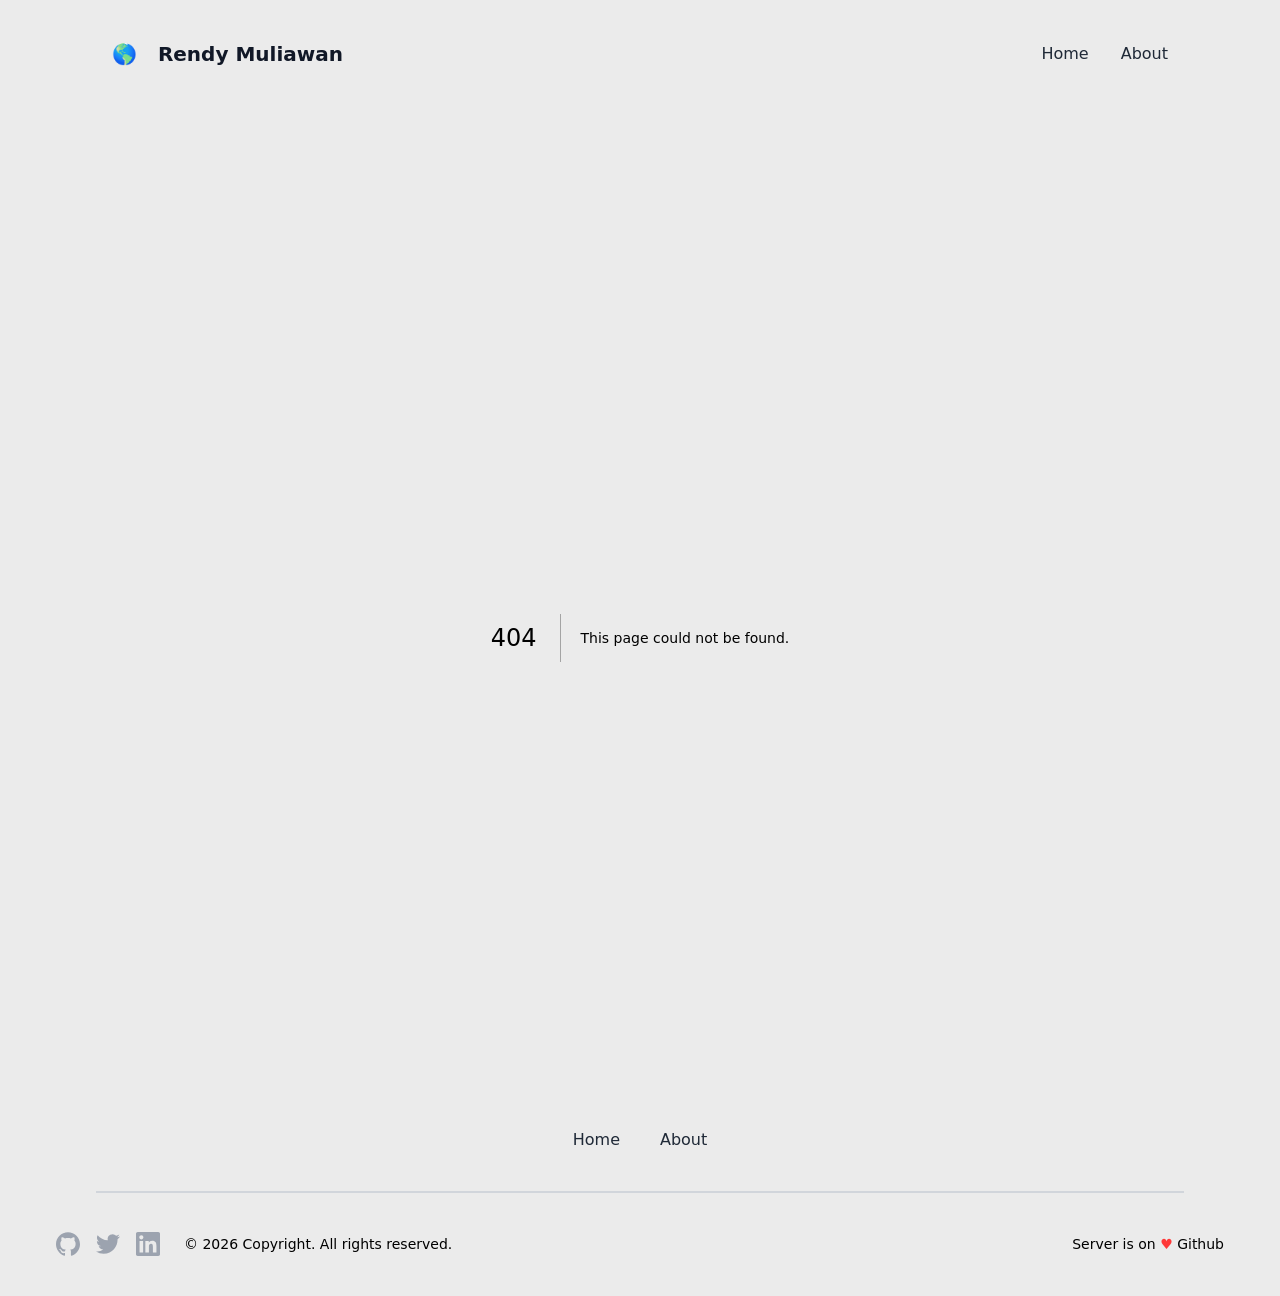
<file: 404/index.html>
<!DOCTYPE html><html><head><meta charSet="utf-8"/><meta name="viewport" content="width=device-width"/><title>404: This page could not be found</title><meta name="next-head-count" content="3"/><link rel="preload" href="/_next/static/css/5028bfb8604db3ee.css" as="style"/><link rel="stylesheet" href="/_next/static/css/5028bfb8604db3ee.css" data-n-g=""/><noscript data-n-css=""></noscript><script defer="" nomodule="" src="/_next/static/chunks/polyfills-78c92fac7aa8fdd8.js"></script><script src="/_next/static/chunks/webpack-f32c77bc988234ac.js" defer=""></script><script src="/_next/static/chunks/framework-fc1c067761e62a33.js" defer=""></script><script src="/_next/static/chunks/main-60c117dbd4ef9169.js" defer=""></script><script src="/_next/static/chunks/pages/_app-3aefd6926aa5cdf3.js" defer=""></script><script src="/_next/static/chunks/pages/_error-b190518070b21757.js" defer=""></script><script src="/_next/static/uV_wc77otaQeEwHCoiUc0/_buildManifest.js" defer=""></script><script src="/_next/static/uV_wc77otaQeEwHCoiUc0/_ssgManifest.js" defer=""></script></head><body><div id="__next"><div class="flex min-h-screen flex-col font-sans bg-neutral-200/80"><header class="prose max-w-none border-b-2 md:border-b-0 border-slate-100 mb-10 md:mb-20"><div class="flex justify-between items-center px-4 md:px-28 py-4 md:py-10 h-full"><a class="no-underline text-xl font-bold" href="/" aria-label="Link to home page">🌎   Rendy Muliawan</a><nav class="-mr-2 min-[768px]:hidden"><button type="button" class="inline-flex items-center justify-center rounded-md bg-white p-2 text-gray-400 hover:bg-gray-100 hover:text-gray-500 focus:outline-none" aria-label="Open menu"><svg class="h-6 w-6 stroke-gray-900" xmlns="http://www.w3.org/2000/svg" fill="none" viewBox="0 0 24 24" stroke-width="1.5" stroke="currentColor" aria-hidden="true" focusable="false"><path stroke-linecap="round" stroke-linejoin="round" d="M3.75 6.75h16.5M3.75 12h16.5m-16.5 5.25h16.5"></path></svg></button></nav><nav class="items-center space-x-8 hidden min-[768px]:flex"><a class="no-underline justify-center items-center focus:outline-none focus-visible:ring-2 focus-visible:ring-offset-1 text-gray-800 px-0 hover:text-cyan-700 hover:bg-none bg-none font-medium shrink-0 border-transparent" href="/">Home</a><a class="no-underline justify-center items-center focus:outline-none focus-visible:ring-2 focus-visible:ring-offset-1 text-gray-800 px-0 hover:text-cyan-700 hover:bg-none bg-none font-medium shrink-0 border-transparent" href="/about">About</a></nav></div></header><main class="max-w-none flex flex-1 flex-col"><div class="flex-1"><div style="font-family:system-ui,&quot;Segoe UI&quot;,Roboto,Helvetica,Arial,sans-serif,&quot;Apple Color Emoji&quot;,&quot;Segoe UI Emoji&quot;;height:100vh;text-align:center;display:flex;flex-direction:column;align-items:center;justify-content:center"><div style="line-height:48px"><style>body{color:#000;background:#fff;margin:0}.next-error-h1{border-right:1px solid rgba(0,0,0,.3)}@media (prefers-color-scheme:dark){body{color:#fff;background:#000}.next-error-h1{border-right:1px solid rgba(255,255,255,.3)}}</style><h1 class="next-error-h1" style="display:inline-block;margin:0 20px 0 0;padding-right:23px;font-size:24px;font-weight:500;vertical-align:top">404</h1><div style="display:inline-block"><h2 style="font-size:14px;font-weight:400;line-height:28px">This page could not be found<!-- -->.</h2></div></div></div></div></main><footer class="py-6 md:py-10 px-4"><h2 class="sr-only">Footer</h2><div class="mx-auto max-w-7xl"><ul class="flex flex-row justify-center gap-10 items-center"><li class="list-none h-6"><a class="no-underline justify-center items-center focus:outline-none focus-visible:ring-2 focus-visible:ring-offset-1 text-gray-800 px-0 hover:text-cyan-700 hover:bg-none bg-none font-medium shrink-0 border-transparent block h-full" href="/">Home</a></li><li class="list-none h-6"><a class="no-underline justify-center items-center focus:outline-none focus-visible:ring-2 focus-visible:ring-offset-1 text-gray-800 px-0 hover:text-cyan-700 hover:bg-none bg-none font-medium shrink-0 border-transparent block h-full" href="/about">About</a></li></ul><div role="separator" class="mx-auto flex h-6 w-full max-w-7xl justify-center items-center gap-2 py-6 md:py-10 md:px-20"><div class="h-0.5 flex-1 bg-gray-300 "></div></div><div class=" flex flex-col gap-6 md:flex-row justify-between items-center max-w-7xl px-5 md:px-10 text-center md:text-left external-link"><div class="flex flex-col md:flex-row items-center gap-6"><div class="flex space-x-4 md:justify-center xl:justify-start"><a href="https://www.github.com/rendy1287" target="_blank" rel="noopener noreferrer" class="font-medium text-gray-400 after:hidden" aria-label="My Github page (opens in new window)"><svg class="h-6 w-6" fill="currentColor" viewBox="0 0 24 24" aria-hidden="true" focusable="false"><path d="M12 .297c-6.63 0-12 5.373-12 12 0 5.303 3.438 9.8 8.205 11.385.6.113.82-.258.82-.577 0-.285-.01-1.04-.015-2.04-3.338.724-4.042-1.61-4.042-1.61C4.422 18.07 3.633 17.7 3.633 17.7c-1.087-.744.084-.729.084-.729 1.205.084 1.838 1.236 1.838 1.236 1.07 1.835 2.809 1.305 3.495.998.108-.776.417-1.305.76-1.605-2.665-.3-5.466-1.332-5.466-5.93 0-1.31.465-2.38 1.235-3.22-.135-.303-.54-1.523.105-3.176 0 0 1.005-.322 3.3 1.23.96-.267 1.98-.399 3-.405 1.02.006 2.04.138 3 .405 2.28-1.552 3.285-1.23 3.285-1.23.645 1.653.24 2.873.12 3.176.765.84 1.23 1.91 1.23 3.22 0 4.61-2.805 5.625-5.475 5.92.42.36.81 1.096.81 2.22 0 1.606-.015 2.896-.015 3.286 0 .315.21.69.825.57C20.565 22.092 24 17.592 24 12.297c0-6.627-5.373-12-12-12"></path></svg></a><a href="https://www.twitter.com/rendy1287" target="_blank" rel="noopener noreferrer" class="text-gray-400 after:hidden" aria-label="My Twitter profile (opens in new window)"><svg class="h-6 w-6" fill="currentColor" viewBox="0 0 24 24" aria-hidden="true" focusable="false"><path d="M23.953 4.57a10 10 0 01-2.825.775 4.958 4.958 0 002.163-2.723c-.951.555-2.005.959-3.127 1.184a4.92 4.92 0 00-8.384 4.482C7.69 8.095 4.067 6.13 1.64 3.162a4.822 4.822 0 00-.666 2.475c0 1.71.87 3.213 2.188 4.096a4.904 4.904 0 01-2.228-.616v.06a4.923 4.923 0 003.946 4.827 4.996 4.996 0 01-2.212.085 4.936 4.936 0 004.604 3.417 9.867 9.867 0 01-6.102 2.105c-.39 0-.779-.023-1.17-.067a13.995 13.995 0 007.557 2.209c9.053 0 13.998-7.496 13.998-13.985 0-.21 0-.42-.015-.63A9.935 9.935 0 0024 4.59z"></path></svg></a><a href="https://www.linkedin.com" target="_blank" rel="noopener noreferrer" class="text-gray-400 after:hidden" aria-label="My LinkedIn profile (opens in new window)"><svg class="h-6 w-6" fill="currentColor" viewBox="0 0 24 24" aria-hidden="true" focusable="false"><path d="M20.447 20.452h-3.554v-5.569c0-1.328-.027-3.037-1.852-3.037-1.853 0-2.136 1.445-2.136 2.939v5.667H9.351V9h3.414v1.561h.046c.477-.9 1.637-1.85 3.37-1.85 3.601 0 4.267 2.37 4.267 5.455v6.286zM5.337 7.433c-1.144 0-2.063-.926-2.063-2.065 0-1.138.92-2.063 2.063-2.063 1.14 0 2.064.925 2.064 2.063 0 1.139-.925 2.065-2.064 2.065zm1.782 13.019H3.555V9h3.564v11.452zM22.225 0H1.771C.792 0 0 .774 0 1.729v20.542C0 23.227.792 24 1.771 24h20.451C23.2 24 24 23.227 24 22.271V1.729C24 .774 23.2 0 22.222 0h.003z"></path></svg></a></div><p class="text-sm">© <!-- -->2026<!-- --> Copyright. All rights reserved.</p></div><p class="text-sm">Server is on <span class="text-[#ff3838]">♥</span> Github</p></div></div></footer></div></div><script id="__NEXT_DATA__" type="application/json">{"props":{"pageProps":{"statusCode":404}},"page":"/_error","query":{},"buildId":"uV_wc77otaQeEwHCoiUc0","nextExport":true,"isFallback":false,"gip":true,"scriptLoader":[]}</script></body></html>
</file>
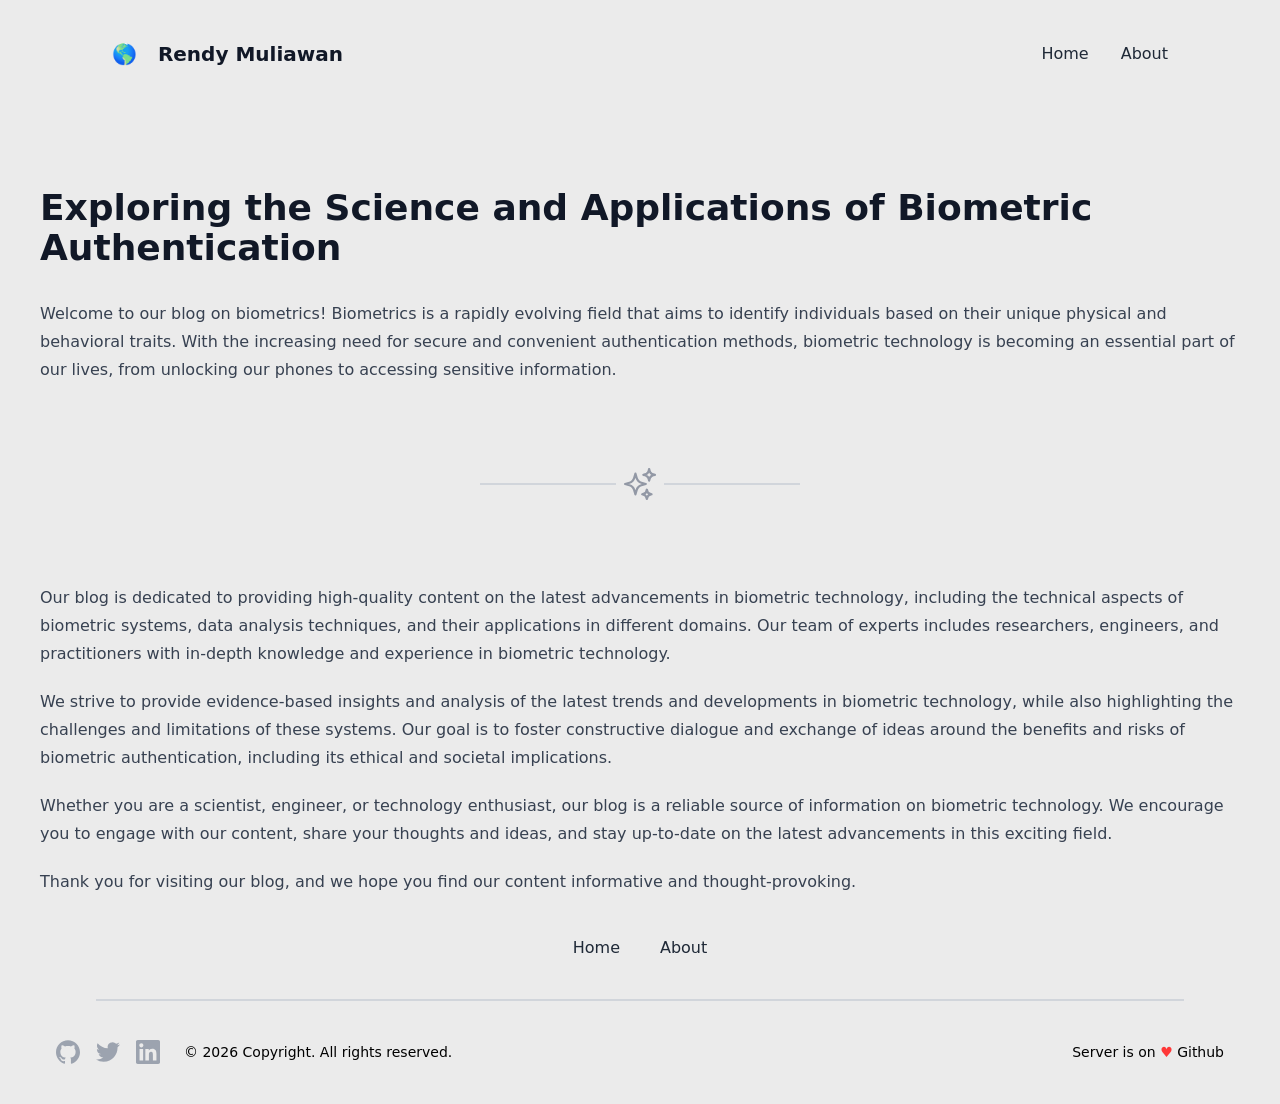
<file: about/index.html>
<!DOCTYPE html><html><head><meta charSet="utf-8"/><meta name="viewport" content="width=device-width"/><title>About | Solaris Daily News</title><meta name="description" content="Hello welcome to my profile website, my name is Rendy, this is my portfolio summaries and you can also read my blog here."/><meta name="twitter:card" content="summary_large_image"/><meta name="twitter:site" content="@site"/><meta name="twitter:creator" content="@rendy1287"/><meta property="og:title" content="About | Solaris Daily News"/><meta property="og:description" content="Hello welcome to my profile website, my name is Rendy, this is my portfolio summaries and you can also read my blog here."/><meta property="og:image:alt" content="Profile"/><meta property="og:site_name" content="About | Solaris Daily News"/><meta property="og:url" content=""/><meta property="og:image" content="/images/seo-image.png"/><link rel="icon" href="/favicon2.png"/><meta name="next-head-count" content="14"/><link rel="preload" href="/_next/static/css/5028bfb8604db3ee.css" as="style"/><link rel="stylesheet" href="/_next/static/css/5028bfb8604db3ee.css" data-n-g=""/><noscript data-n-css=""></noscript><script defer="" nomodule="" src="/_next/static/chunks/polyfills-78c92fac7aa8fdd8.js"></script><script src="/_next/static/chunks/webpack-f32c77bc988234ac.js" defer=""></script><script src="/_next/static/chunks/framework-fc1c067761e62a33.js" defer=""></script><script src="/_next/static/chunks/main-60c117dbd4ef9169.js" defer=""></script><script src="/_next/static/chunks/pages/_app-3aefd6926aa5cdf3.js" defer=""></script><script src="/_next/static/chunks/262-fde9285eff8446ca.js" defer=""></script><script src="/_next/static/chunks/pages/about-a2064ffb0e146c39.js" defer=""></script><script src="/_next/static/uV_wc77otaQeEwHCoiUc0/_buildManifest.js" defer=""></script><script src="/_next/static/uV_wc77otaQeEwHCoiUc0/_ssgManifest.js" defer=""></script></head><body><div id="__next"><div class="flex min-h-screen flex-col font-sans bg-neutral-200/80"><header class="prose max-w-none border-b-2 md:border-b-0 border-slate-100 mb-10 md:mb-20"><div class="flex justify-between items-center px-4 md:px-28 py-4 md:py-10 h-full"><a class="no-underline text-xl font-bold" href="/" aria-label="Link to home page">🌎   Rendy Muliawan</a><nav class="-mr-2 min-[768px]:hidden"><button type="button" class="inline-flex items-center justify-center rounded-md bg-white p-2 text-gray-400 hover:bg-gray-100 hover:text-gray-500 focus:outline-none" aria-label="Open menu"><svg class="h-6 w-6 stroke-gray-900" xmlns="http://www.w3.org/2000/svg" fill="none" viewBox="0 0 24 24" stroke-width="1.5" stroke="currentColor" aria-hidden="true" focusable="false"><path stroke-linecap="round" stroke-linejoin="round" d="M3.75 6.75h16.5M3.75 12h16.5m-16.5 5.25h16.5"></path></svg></button></nav><nav class="items-center space-x-8 hidden min-[768px]:flex"><a class="no-underline justify-center items-center focus:outline-none focus-visible:ring-2 focus-visible:ring-offset-1 text-gray-800 px-0 hover:text-cyan-700 hover:bg-none bg-none font-medium shrink-0 border-transparent" href="/">Home</a><a class="no-underline justify-center items-center focus:outline-none focus-visible:ring-2 focus-visible:ring-offset-1 text-gray-800 px-0 hover:text-cyan-700 hover:bg-none bg-none font-medium shrink-0 border-transparent" href="/about">About</a></nav></div></header><main class="max-w-none flex flex-1 flex-col"><div class="flex-1"><div class="mx-auto px-4 md:px-10 prose max-w-7xl"><h1>Exploring the Science and Applications of Biometric Authentication</h1><p>Welcome to our blog on biometrics! Biometrics is a rapidly evolving field that aims to identify individuals based on their unique physical and behavioral traits. With the increasing need for secure and convenient authentication methods, biometric technology is becoming an essential part of our lives, from unlocking our phones to accessing sensitive information.</p><div><div role="separator" class="mx-auto flex h-6 w-full max-w-xs items-center gap-2 py-10 md:py-20"><div class="h-0.5 flex-1 bg-gray-300 "></div><img aria-hidden="true" alt="" loading="lazy" width="28" height="28" decoding="async" data-nimg="1" class="h-8 w-8 stroke-gray-400 " style="color:transparent" src="/_next/static/media/stars.7d2ea8b4.svg"/><div class="h-0.5 flex-1 bg-gray-300 "></div></div></div><p>Our blog is dedicated to providing high-quality content on the latest advancements in biometric technology, including the technical aspects of biometric systems, data analysis techniques, and their applications in different domains. Our team of experts includes researchers, engineers, and practitioners with in-depth knowledge and experience in biometric technology.</p><p>We strive to provide evidence-based insights and analysis of the latest trends and developments in biometric technology, while also highlighting the challenges and limitations of these systems. Our goal is to foster constructive dialogue and exchange of ideas around the benefits and risks of biometric authentication, including its ethical and societal implications.</p><p>Whether you are a scientist, engineer, or technology enthusiast, our blog is a reliable source of information on biometric technology. We encourage you to engage with our content, share your thoughts and ideas, and stay up-to-date on the latest advancements in this exciting field.</p><p>Thank you for visiting our blog, and we hope you find our content informative and thought-provoking.</p></div></div></main><footer class="py-6 md:py-10 px-4"><h2 class="sr-only">Footer</h2><div class="mx-auto max-w-7xl"><ul class="flex flex-row justify-center gap-10 items-center"><li class="list-none h-6"><a class="no-underline justify-center items-center focus:outline-none focus-visible:ring-2 focus-visible:ring-offset-1 text-gray-800 px-0 hover:text-cyan-700 hover:bg-none bg-none font-medium shrink-0 border-transparent block h-full" href="/">Home</a></li><li class="list-none h-6"><a class="no-underline justify-center items-center focus:outline-none focus-visible:ring-2 focus-visible:ring-offset-1 text-gray-800 px-0 hover:text-cyan-700 hover:bg-none bg-none font-medium shrink-0 border-transparent block h-full" href="/about">About</a></li></ul><div role="separator" class="mx-auto flex h-6 w-full max-w-7xl justify-center items-center gap-2 py-6 md:py-10 md:px-20"><div class="h-0.5 flex-1 bg-gray-300 "></div></div><div class=" flex flex-col gap-6 md:flex-row justify-between items-center max-w-7xl px-5 md:px-10 text-center md:text-left external-link"><div class="flex flex-col md:flex-row items-center gap-6"><div class="flex space-x-4 md:justify-center xl:justify-start"><a href="https://www.github.com/rendy1287" target="_blank" rel="noopener noreferrer" class="font-medium text-gray-400 after:hidden" aria-label="My Github page (opens in new window)"><svg class="h-6 w-6" fill="currentColor" viewBox="0 0 24 24" aria-hidden="true" focusable="false"><path d="M12 .297c-6.63 0-12 5.373-12 12 0 5.303 3.438 9.8 8.205 11.385.6.113.82-.258.82-.577 0-.285-.01-1.04-.015-2.04-3.338.724-4.042-1.61-4.042-1.61C4.422 18.07 3.633 17.7 3.633 17.7c-1.087-.744.084-.729.084-.729 1.205.084 1.838 1.236 1.838 1.236 1.07 1.835 2.809 1.305 3.495.998.108-.776.417-1.305.76-1.605-2.665-.3-5.466-1.332-5.466-5.93 0-1.31.465-2.38 1.235-3.22-.135-.303-.54-1.523.105-3.176 0 0 1.005-.322 3.3 1.23.96-.267 1.98-.399 3-.405 1.02.006 2.04.138 3 .405 2.28-1.552 3.285-1.23 3.285-1.23.645 1.653.24 2.873.12 3.176.765.84 1.23 1.91 1.23 3.22 0 4.61-2.805 5.625-5.475 5.92.42.36.81 1.096.81 2.22 0 1.606-.015 2.896-.015 3.286 0 .315.21.69.825.57C20.565 22.092 24 17.592 24 12.297c0-6.627-5.373-12-12-12"></path></svg></a><a href="https://www.twitter.com/rendy1287" target="_blank" rel="noopener noreferrer" class="text-gray-400 after:hidden" aria-label="My Twitter profile (opens in new window)"><svg class="h-6 w-6" fill="currentColor" viewBox="0 0 24 24" aria-hidden="true" focusable="false"><path d="M23.953 4.57a10 10 0 01-2.825.775 4.958 4.958 0 002.163-2.723c-.951.555-2.005.959-3.127 1.184a4.92 4.92 0 00-8.384 4.482C7.69 8.095 4.067 6.13 1.64 3.162a4.822 4.822 0 00-.666 2.475c0 1.71.87 3.213 2.188 4.096a4.904 4.904 0 01-2.228-.616v.06a4.923 4.923 0 003.946 4.827 4.996 4.996 0 01-2.212.085 4.936 4.936 0 004.604 3.417 9.867 9.867 0 01-6.102 2.105c-.39 0-.779-.023-1.17-.067a13.995 13.995 0 007.557 2.209c9.053 0 13.998-7.496 13.998-13.985 0-.21 0-.42-.015-.63A9.935 9.935 0 0024 4.59z"></path></svg></a><a href="https://www.linkedin.com" target="_blank" rel="noopener noreferrer" class="text-gray-400 after:hidden" aria-label="My LinkedIn profile (opens in new window)"><svg class="h-6 w-6" fill="currentColor" viewBox="0 0 24 24" aria-hidden="true" focusable="false"><path d="M20.447 20.452h-3.554v-5.569c0-1.328-.027-3.037-1.852-3.037-1.853 0-2.136 1.445-2.136 2.939v5.667H9.351V9h3.414v1.561h.046c.477-.9 1.637-1.85 3.37-1.85 3.601 0 4.267 2.37 4.267 5.455v6.286zM5.337 7.433c-1.144 0-2.063-.926-2.063-2.065 0-1.138.92-2.063 2.063-2.063 1.14 0 2.064.925 2.064 2.063 0 1.139-.925 2.065-2.064 2.065zm1.782 13.019H3.555V9h3.564v11.452zM22.225 0H1.771C.792 0 0 .774 0 1.729v20.542C0 23.227.792 24 1.771 24h20.451C23.2 24 24 23.227 24 22.271V1.729C24 .774 23.2 0 22.222 0h.003z"></path></svg></a></div><p class="text-sm">© <!-- -->2026<!-- --> Copyright. All rights reserved.</p></div><p class="text-sm">Server is on <span class="text-[#ff3838]">♥</span> Github</p></div></div></footer></div></div><script id="__NEXT_DATA__" type="application/json">{"props":{"pageProps":{"about":{"content":[{"level":1,"type":"heading","children":[{"text":"Exploring the Science and Applications of Biometric Authentication"}],"textAlign":null},{"type":"paragraph","children":[{"text":"Welcome to our blog on biometrics! Biometrics is a rapidly evolving field that aims to identify individuals based on their unique physical and behavioral traits. With the increasing need for secure and convenient authentication methods, biometric technology is becoming an essential part of our lives, from unlocking our phones to accessing sensitive information."}],"textAlign":null},{"type":"component-block","component":"divider","props":{"noIcon":false},"children":[{"type":"component-inline-prop","children":[{"text":""}]}],"textAlign":null},{"type":"paragraph","children":[{"text":"Our blog is dedicated to providing high-quality content on the latest advancements in biometric technology, including the technical aspects of biometric systems, data analysis techniques, and their applications in different domains. Our team of experts includes researchers, engineers, and practitioners with in-depth knowledge and experience in biometric technology."}],"textAlign":null},{"type":"paragraph","children":[{"text":"We strive to provide evidence-based insights and analysis of the latest trends and developments in biometric technology, while also highlighting the challenges and limitations of these systems. Our goal is to foster constructive dialogue and exchange of ideas around the benefits and risks of biometric authentication, including its ethical and societal implications."}],"textAlign":null},{"type":"paragraph","children":[{"text":"Whether you are a scientist, engineer, or technology enthusiast, our blog is a reliable source of information on biometric technology. We encourage you to engage with our content, share your thoughts and ideas, and stay up-to-date on the latest advancements in this exciting field."}],"textAlign":null},{"type":"paragraph","children":[{"text":"Thank you for visiting our blog, and we hope you find our content informative and thought-provoking."}],"textAlign":null}]}},"__N_SSG":true},"page":"/about","query":{},"buildId":"uV_wc77otaQeEwHCoiUc0","isFallback":false,"gsp":true,"scriptLoader":[]}</script></body></html>
</file>
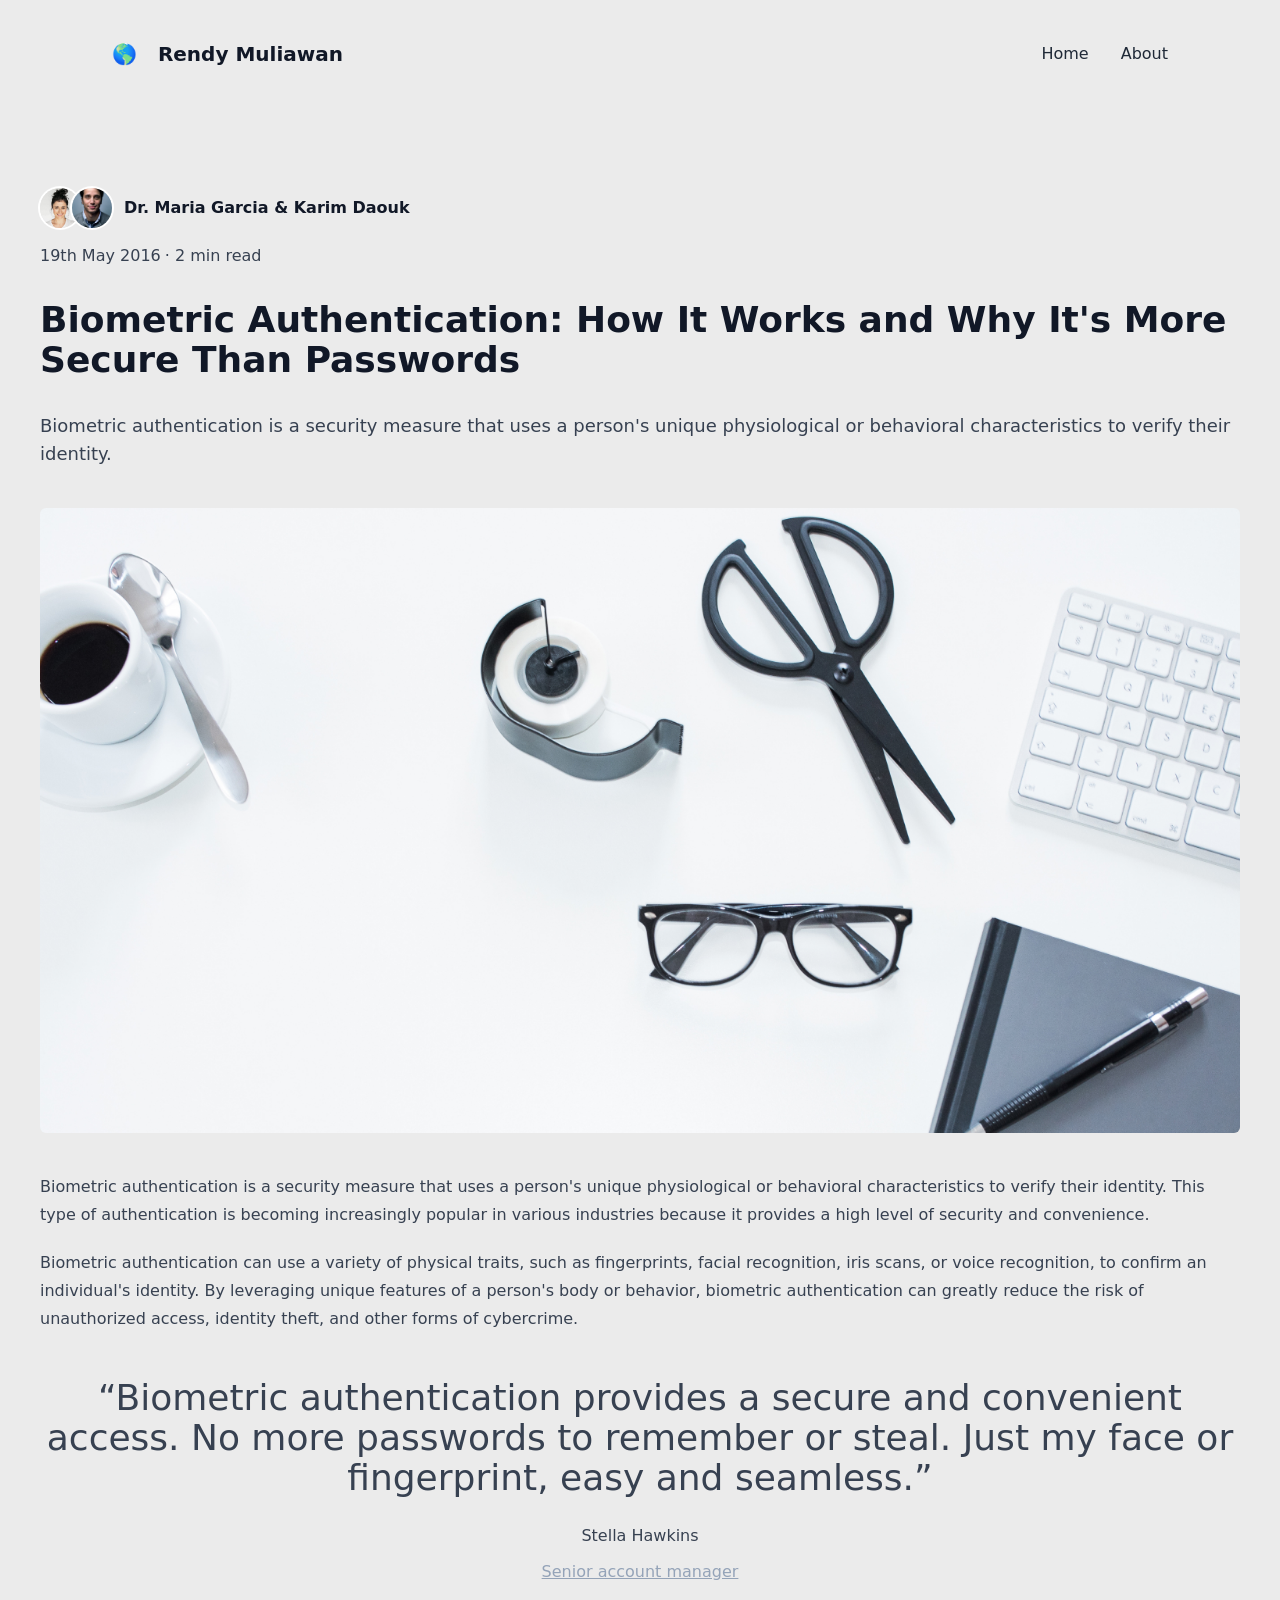
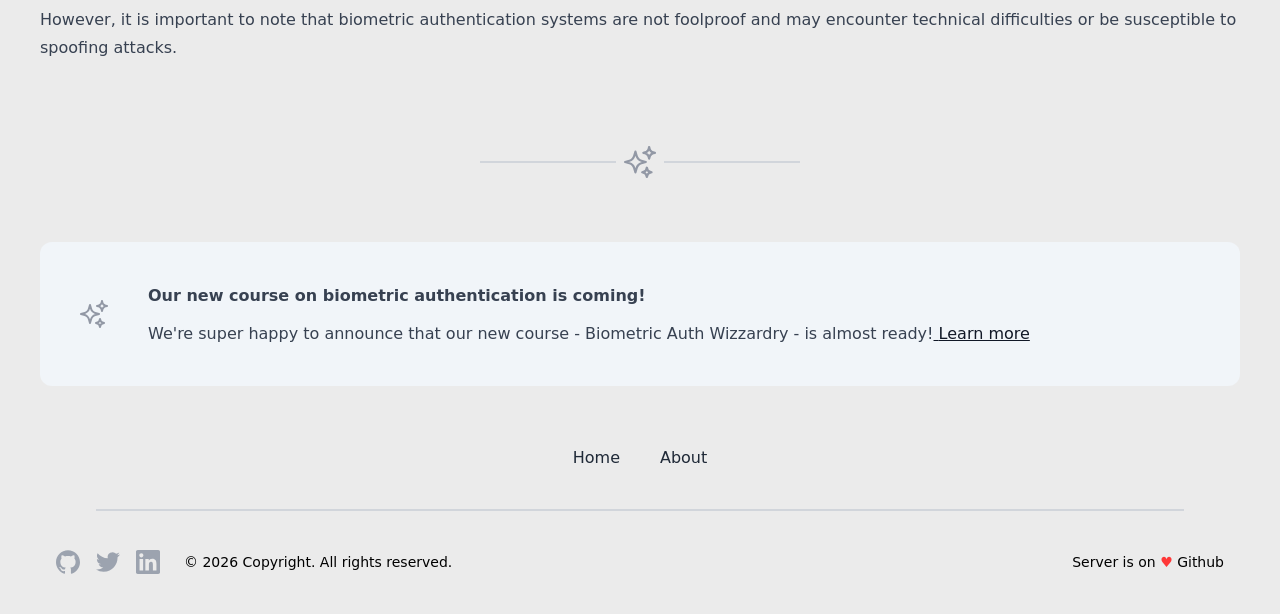
<file: biometric-authentication-how-it-works-and-why-it-s-more-secure-than-passwords/index.html>
<!DOCTYPE html><html><head><meta charSet="utf-8"/><meta name="viewport" content="width=device-width"/><title>Biometric Authentication: How It Works and Why It&#x27;s More Secure Than Passwords</title><meta name="description" content="Biometric authentication is a security measure that uses a person&#x27;s unique physiological or behavioral characteristics to verify their identity."/><meta name="twitter:card" content="summary_large_image"/><meta name="twitter:site" content="@site"/><meta name="twitter:creator" content="@rendy1287"/><meta property="og:title" content="Biometric Authentication: How It Works and Why It&#x27;s More Secure Than Passwords"/><meta property="og:description" content="Biometric authentication is a security measure that uses a person&#x27;s unique physiological or behavioral characteristics to verify their identity."/><meta property="og:image:alt" content="Profile"/><meta property="og:site_name" content="Biometric Authentication: How It Works and Why It&#x27;s More Secure Than Passwords"/><meta property="og:url" content=""/><meta property="og:image" content="/images/posts/biometric-authentication-how-it-works-and-why-it-s-more-secure-than-passwords/coverImage.jpg"/><link rel="icon" href="/favicon2.png"/><meta name="next-head-count" content="14"/><link rel="preload" href="/_next/static/css/5028bfb8604db3ee.css" as="style"/><link rel="stylesheet" href="/_next/static/css/5028bfb8604db3ee.css" data-n-g=""/><noscript data-n-css=""></noscript><script defer="" nomodule="" src="/_next/static/chunks/polyfills-78c92fac7aa8fdd8.js"></script><script src="/_next/static/chunks/webpack-f32c77bc988234ac.js" defer=""></script><script src="/_next/static/chunks/framework-fc1c067761e62a33.js" defer=""></script><script src="/_next/static/chunks/main-60c117dbd4ef9169.js" defer=""></script><script src="/_next/static/chunks/pages/_app-3aefd6926aa5cdf3.js" defer=""></script><script src="/_next/static/chunks/262-fde9285eff8446ca.js" defer=""></script><script src="/_next/static/chunks/260-03c2c03b7592e804.js" defer=""></script><script src="/_next/static/chunks/pages/%5Bpost%5D-c076c9614181cef8.js" defer=""></script><script src="/_next/static/uV_wc77otaQeEwHCoiUc0/_buildManifest.js" defer=""></script><script src="/_next/static/uV_wc77otaQeEwHCoiUc0/_ssgManifest.js" defer=""></script></head><body><div id="__next"><div class="flex min-h-screen flex-col font-sans bg-neutral-200/80"><header class="prose max-w-none border-b-2 md:border-b-0 border-slate-100 mb-10 md:mb-20"><div class="flex justify-between items-center px-4 md:px-28 py-4 md:py-10 h-full"><a class="no-underline text-xl font-bold" href="/" aria-label="Link to home page">🌎   Rendy Muliawan</a><nav class="-mr-2 min-[768px]:hidden"><button type="button" class="inline-flex items-center justify-center rounded-md bg-white p-2 text-gray-400 hover:bg-gray-100 hover:text-gray-500 focus:outline-none" aria-label="Open menu"><svg class="h-6 w-6 stroke-gray-900" xmlns="http://www.w3.org/2000/svg" fill="none" viewBox="0 0 24 24" stroke-width="1.5" stroke="currentColor" aria-hidden="true" focusable="false"><path stroke-linecap="round" stroke-linejoin="round" d="M3.75 6.75h16.5M3.75 12h16.5m-16.5 5.25h16.5"></path></svg></button></nav><nav class="items-center space-x-8 hidden min-[768px]:flex"><a class="no-underline justify-center items-center focus:outline-none focus-visible:ring-2 focus-visible:ring-offset-1 text-gray-800 px-0 hover:text-cyan-700 hover:bg-none bg-none font-medium shrink-0 border-transparent" href="/">Home</a><a class="no-underline justify-center items-center focus:outline-none focus-visible:ring-2 focus-visible:ring-offset-1 text-gray-800 px-0 hover:text-cyan-700 hover:bg-none bg-none font-medium shrink-0 border-transparent" href="/about">About</a></nav></div></header><main class="max-w-none flex flex-1 flex-col"><div class="flex-1"><div class="max-w-7xl mx-auto px-4 md:px-10"><div class="flex gap-3 items-center flex-wrap"><ul class="flex -space-x-2 shrink-0"><li><img alt="Avatar for Dr. Maria Garcia" loading="lazy" width="80" height="80" decoding="async" data-nimg="1" class="w-10 h-10 rounded-full ring-2 ring-white object-cover" style="color:transparent" src="/images/authors/dr-maria-garcia/avatar.jpg"/></li><li><img alt="Avatar for Karim Daouk" loading="lazy" width="80" height="80" decoding="async" data-nimg="1" class="w-10 h-10 rounded-full ring-2 ring-white object-cover" style="color:transparent" src="/images/authors/karim-daouk/avatar.jpg"/></li></ul><p class="font-semibold text-gray-900">Dr. Maria Garcia &amp; Karim Daouk</p></div><div class="mt-4 flex justify-between"><span class="flex gap-1 text-gray-700"><p class="">19th May 2016</p><p class="">· <!-- -->2 min read</p></span></div><div class="mt-8 prose max-w-none"><h1 class="mt-4">Biometric Authentication: How It Works and Why It&#x27;s More Secure Than Passwords</h1><p class="text-lg">Biometric authentication is a security measure that uses a person&#x27;s unique physiological or behavioral characteristics to verify their identity.</p><div class="mt-10 not-prose"><img alt="Biometric Authentication: How It Works and Why It&#x27;s More Secure Than Passwords Cover image" loading="lazy" width="1536" height="800" decoding="async" data-nimg="1" class="w-full rounded-md" style="color:transparent" src="/images/posts/biometric-authentication-how-it-works-and-why-it-s-more-secure-than-passwords/coverImage.jpg"/></div><div class="mt-10"><p>Biometric authentication is a security measure that uses a person&#x27;s unique physiological or behavioral characteristics to verify their identity. This type of authentication is becoming increasingly popular in various industries because it provides a high level of security and convenience.</p><p>Biometric authentication can use a variety of physical traits, such as fingerprints, facial recognition, iris scans, or voice recognition, to confirm an individual&#x27;s identity. By leveraging unique features of a person&#x27;s body or behavior, biometric authentication can greatly reduce the risk of unauthorized access, identity theft, and other forms of cybercrime.</p><div><div class="mx-auto text-center"><p class="text-2xl md:text-4xl mb-6">“<!-- -->Biometric authentication provides a secure and convenient access. No more passwords to remember or steal. Just my face or fingerprint, easy and seamless.<!-- -->”</p><div><p class="mb-2">Stella Hawkins</p><a class="text-slate-400 hover:text-text-cyan-700" href="https://google.com" target="_blank" rel="noopener noreferrer]">Senior account manager</a></div></div></div><p>However, it is important to note that biometric authentication systems are not foolproof and may encounter technical difficulties or be susceptible to spoofing attacks.</p><div><div role="separator" class="mx-auto flex h-6 w-full max-w-xs items-center gap-2 py-10 md:py-20"><div class="h-0.5 flex-1 bg-gray-300 "></div><img aria-hidden="true" alt="" loading="lazy" width="28" height="28" decoding="async" data-nimg="1" class="h-8 w-8 stroke-gray-400 " style="color:transparent" src="/_next/static/media/stars.7d2ea8b4.svg"/><div class="h-0.5 flex-1 bg-gray-300 "></div></div></div><div><div class="p-6 md:p-10 bg-slate-100 rounded-xl gap-4 md:gap-10 flex flex-col md:flex-row items-center external-link"><img aria-hidden="true" alt="stars icon" loading="lazy" width="28" height="28" decoding="async" data-nimg="1" class="w-m-full self-start md:self-center my-0" style="color:transparent" src="/_next/static/media/stars.7d2ea8b4.svg"/><div class="flex-row"><p class="mt-0 mb-3 font-bold">Our new course on biometric authentication is coming!</p><p class="text-base m-0">We&#x27;re super happy to announce that our new course - Biometric Auth Wizzardry - is almost ready!<a class="text-text-cyan-700" target="_blank" rel="noopener noreferrer" href="https://google.com"> <!-- -->Learn more</a></p></div></div></div><p></p></div></div></div></div></main><footer class="py-6 md:py-10 px-4"><h2 class="sr-only">Footer</h2><div class="mx-auto max-w-7xl"><ul class="flex flex-row justify-center gap-10 items-center"><li class="list-none h-6"><a class="no-underline justify-center items-center focus:outline-none focus-visible:ring-2 focus-visible:ring-offset-1 text-gray-800 px-0 hover:text-cyan-700 hover:bg-none bg-none font-medium shrink-0 border-transparent block h-full" href="/">Home</a></li><li class="list-none h-6"><a class="no-underline justify-center items-center focus:outline-none focus-visible:ring-2 focus-visible:ring-offset-1 text-gray-800 px-0 hover:text-cyan-700 hover:bg-none bg-none font-medium shrink-0 border-transparent block h-full" href="/about">About</a></li></ul><div role="separator" class="mx-auto flex h-6 w-full max-w-7xl justify-center items-center gap-2 py-6 md:py-10 md:px-20"><div class="h-0.5 flex-1 bg-gray-300 "></div></div><div class=" flex flex-col gap-6 md:flex-row justify-between items-center max-w-7xl px-5 md:px-10 text-center md:text-left external-link"><div class="flex flex-col md:flex-row items-center gap-6"><div class="flex space-x-4 md:justify-center xl:justify-start"><a href="https://www.github.com/rendy1287" target="_blank" rel="noopener noreferrer" class="font-medium text-gray-400 after:hidden" aria-label="My Github page (opens in new window)"><svg class="h-6 w-6" fill="currentColor" viewBox="0 0 24 24" aria-hidden="true" focusable="false"><path d="M12 .297c-6.63 0-12 5.373-12 12 0 5.303 3.438 9.8 8.205 11.385.6.113.82-.258.82-.577 0-.285-.01-1.04-.015-2.04-3.338.724-4.042-1.61-4.042-1.61C4.422 18.07 3.633 17.7 3.633 17.7c-1.087-.744.084-.729.084-.729 1.205.084 1.838 1.236 1.838 1.236 1.07 1.835 2.809 1.305 3.495.998.108-.776.417-1.305.76-1.605-2.665-.3-5.466-1.332-5.466-5.93 0-1.31.465-2.38 1.235-3.22-.135-.303-.54-1.523.105-3.176 0 0 1.005-.322 3.3 1.23.96-.267 1.98-.399 3-.405 1.02.006 2.04.138 3 .405 2.28-1.552 3.285-1.23 3.285-1.23.645 1.653.24 2.873.12 3.176.765.84 1.23 1.91 1.23 3.22 0 4.61-2.805 5.625-5.475 5.92.42.36.81 1.096.81 2.22 0 1.606-.015 2.896-.015 3.286 0 .315.21.69.825.57C20.565 22.092 24 17.592 24 12.297c0-6.627-5.373-12-12-12"></path></svg></a><a href="https://www.twitter.com/rendy1287" target="_blank" rel="noopener noreferrer" class="text-gray-400 after:hidden" aria-label="My Twitter profile (opens in new window)"><svg class="h-6 w-6" fill="currentColor" viewBox="0 0 24 24" aria-hidden="true" focusable="false"><path d="M23.953 4.57a10 10 0 01-2.825.775 4.958 4.958 0 002.163-2.723c-.951.555-2.005.959-3.127 1.184a4.92 4.92 0 00-8.384 4.482C7.69 8.095 4.067 6.13 1.64 3.162a4.822 4.822 0 00-.666 2.475c0 1.71.87 3.213 2.188 4.096a4.904 4.904 0 01-2.228-.616v.06a4.923 4.923 0 003.946 4.827 4.996 4.996 0 01-2.212.085 4.936 4.936 0 004.604 3.417 9.867 9.867 0 01-6.102 2.105c-.39 0-.779-.023-1.17-.067a13.995 13.995 0 007.557 2.209c9.053 0 13.998-7.496 13.998-13.985 0-.21 0-.42-.015-.63A9.935 9.935 0 0024 4.59z"></path></svg></a><a href="https://www.linkedin.com" target="_blank" rel="noopener noreferrer" class="text-gray-400 after:hidden" aria-label="My LinkedIn profile (opens in new window)"><svg class="h-6 w-6" fill="currentColor" viewBox="0 0 24 24" aria-hidden="true" focusable="false"><path d="M20.447 20.452h-3.554v-5.569c0-1.328-.027-3.037-1.852-3.037-1.853 0-2.136 1.445-2.136 2.939v5.667H9.351V9h3.414v1.561h.046c.477-.9 1.637-1.85 3.37-1.85 3.601 0 4.267 2.37 4.267 5.455v6.286zM5.337 7.433c-1.144 0-2.063-.926-2.063-2.065 0-1.138.92-2.063 2.063-2.063 1.14 0 2.064.925 2.064 2.063 0 1.139-.925 2.065-2.064 2.065zm1.782 13.019H3.555V9h3.564v11.452zM22.225 0H1.771C.792 0 0 .774 0 1.729v20.542C0 23.227.792 24 1.771 24h20.451C23.2 24 24 23.227 24 22.271V1.729C24 .774 23.2 0 22.222 0h.003z"></path></svg></a></div><p class="text-sm">© <!-- -->2026<!-- --> Copyright. All rights reserved.</p></div><p class="text-sm">Server is on <span class="text-[#ff3838]">♥</span> Github</p></div></div></footer></div></div><script id="__NEXT_DATA__" type="application/json">{"props":{"pageProps":{"post":{"title":"Biometric Authentication: How It Works and Why It's More Secure Than Passwords","summary":"Biometric authentication is a security measure that uses a person's unique physiological or behavioral characteristics to verify their identity.","publishedDate":"2016-05-19","coverImage":"coverImage.jpg","wordCount":480,"authors":["dr-maria-garcia","karim-daouk"],"content":[{"type":"paragraph","children":[{"text":"Biometric authentication is a security measure that uses a person's unique physiological or behavioral characteristics to verify their identity. This type of authentication is becoming increasingly popular in various industries because it provides a high level of security and convenience."}]},{"type":"paragraph","children":[{"text":"Biometric authentication can use a variety of physical traits, such as fingerprints, facial recognition, iris scans, or voice recognition, to confirm an individual's identity. By leveraging unique features of a person's body or behavior, biometric authentication can greatly reduce the risk of unauthorized access, identity theft, and other forms of cybercrime."}]},{"type":"component-block","component":"testimonial","props":{"quote":"Biometric authentication provides a secure and convenient access. No more passwords to remember or steal. Just my face or fingerprint, easy and seamless.","author":"Stella Hawkins","workplaceOrSocial":"Senior account manager","socialLink":"https://google.com"},"children":[{"type":"component-inline-prop","children":[{"text":""}]}]},{"type":"paragraph","children":[{"text":"However, it is important to note that biometric authentication systems are not foolproof and may encounter technical difficulties or be susceptible to spoofing attacks."}]},{"type":"component-block","component":"divider","props":{"noIcon":false},"children":[{"type":"component-inline-prop","children":[{"text":""}]}]},{"type":"component-block","component":"banner","props":{"heading":"Our new course on biometric authentication is coming!","bodyText":"We're super happy to announce that our new course - Biometric Auth Wizzardry - is almost ready!","externalLinkHref":"https://google.com","externalLinkLabel":"Learn more"},"children":[{"type":"component-inline-prop","children":[{"text":""}]}]},{"type":"paragraph","children":[{"text":""}]}],"slug":"biometric-authentication-how-it-works-and-why-it-s-more-secure-than-passwords"},"authors":[{"name":"Dr. Maria Garcia","role":"Biometric Data Analyst","avatar":"avatar.jpg","slug":"dr-maria-garcia"},{"name":"Karim Daouk","role":"Cybersecurity Expert","avatar":"avatar.jpg","slug":"karim-daouk"}]},"__N_SSG":true},"page":"/[post]","query":{"post":"biometric-authentication-how-it-works-and-why-it-s-more-secure-than-passwords"},"buildId":"uV_wc77otaQeEwHCoiUc0","isFallback":false,"gsp":true,"scriptLoader":[]}</script></body></html>
</file>
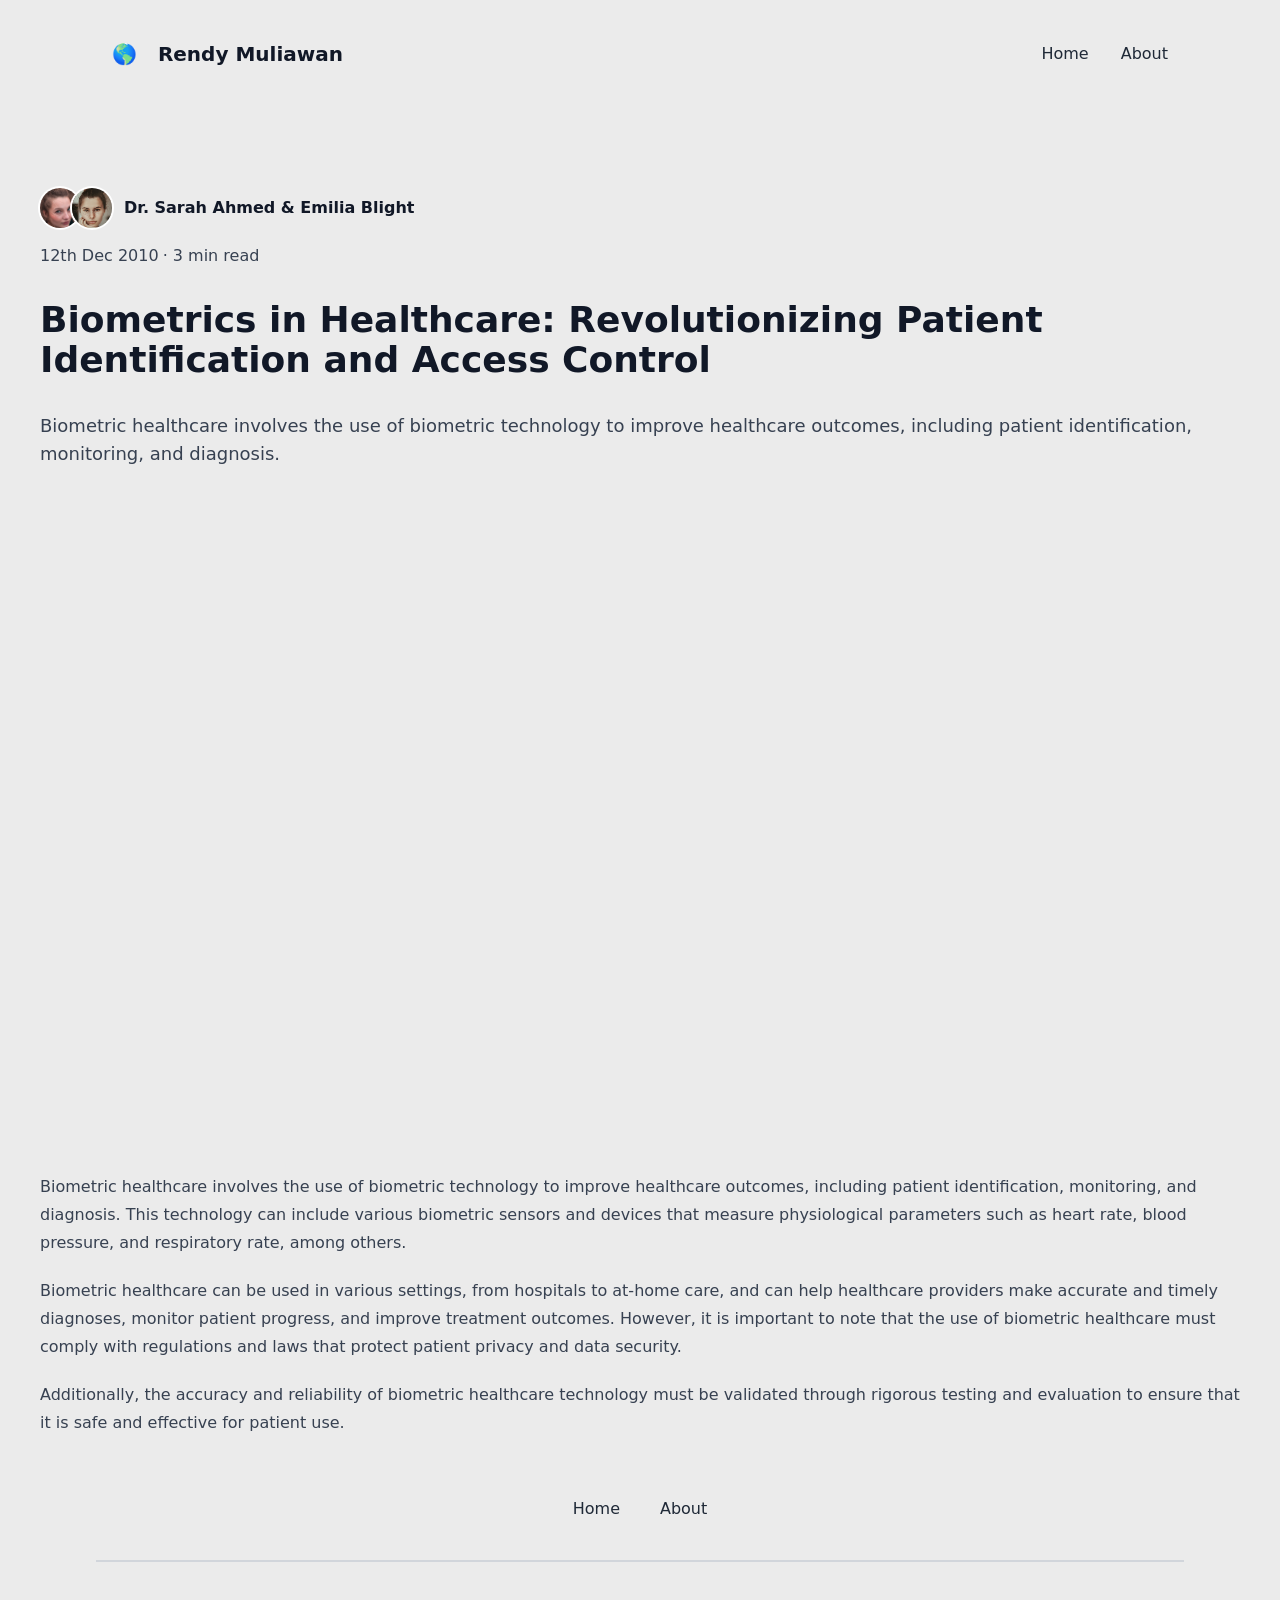
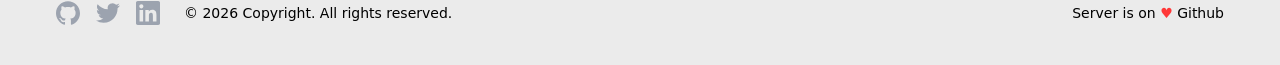
<file: biometrics-in-healthcare-revolutionizing-patient-identification-and-access-control/index.html>
<!DOCTYPE html><html><head><meta charSet="utf-8"/><meta name="viewport" content="width=device-width"/><title>Biometrics in Healthcare: Revolutionizing Patient Identification and Access Control</title><meta name="description" content="Biometric healthcare involves the use of biometric technology to improve healthcare outcomes, including patient identification, monitoring, and diagnosis."/><meta name="twitter:card" content="summary_large_image"/><meta name="twitter:site" content="@site"/><meta name="twitter:creator" content="@rendy1287"/><meta property="og:title" content="Biometrics in Healthcare: Revolutionizing Patient Identification and Access Control"/><meta property="og:description" content="Biometric healthcare involves the use of biometric technology to improve healthcare outcomes, including patient identification, monitoring, and diagnosis."/><meta property="og:image:alt" content="Profile"/><meta property="og:site_name" content="Biometrics in Healthcare: Revolutionizing Patient Identification and Access Control"/><meta property="og:url" content=""/><meta property="og:image" content="/images/posts/biometrics-in-healthcare-revolutionizing-patient-identification-and-access-control/coverImage.jpg"/><link rel="icon" href="/favicon2.png"/><meta name="next-head-count" content="14"/><link rel="preload" href="/_next/static/css/5028bfb8604db3ee.css" as="style"/><link rel="stylesheet" href="/_next/static/css/5028bfb8604db3ee.css" data-n-g=""/><noscript data-n-css=""></noscript><script defer="" nomodule="" src="/_next/static/chunks/polyfills-78c92fac7aa8fdd8.js"></script><script src="/_next/static/chunks/webpack-f32c77bc988234ac.js" defer=""></script><script src="/_next/static/chunks/framework-fc1c067761e62a33.js" defer=""></script><script src="/_next/static/chunks/main-60c117dbd4ef9169.js" defer=""></script><script src="/_next/static/chunks/pages/_app-3aefd6926aa5cdf3.js" defer=""></script><script src="/_next/static/chunks/262-fde9285eff8446ca.js" defer=""></script><script src="/_next/static/chunks/260-03c2c03b7592e804.js" defer=""></script><script src="/_next/static/chunks/pages/%5Bpost%5D-c076c9614181cef8.js" defer=""></script><script src="/_next/static/uV_wc77otaQeEwHCoiUc0/_buildManifest.js" defer=""></script><script src="/_next/static/uV_wc77otaQeEwHCoiUc0/_ssgManifest.js" defer=""></script></head><body><div id="__next"><div class="flex min-h-screen flex-col font-sans bg-neutral-200/80"><header class="prose max-w-none border-b-2 md:border-b-0 border-slate-100 mb-10 md:mb-20"><div class="flex justify-between items-center px-4 md:px-28 py-4 md:py-10 h-full"><a class="no-underline text-xl font-bold" href="/" aria-label="Link to home page">🌎   Rendy Muliawan</a><nav class="-mr-2 min-[768px]:hidden"><button type="button" class="inline-flex items-center justify-center rounded-md bg-white p-2 text-gray-400 hover:bg-gray-100 hover:text-gray-500 focus:outline-none" aria-label="Open menu"><svg class="h-6 w-6 stroke-gray-900" xmlns="http://www.w3.org/2000/svg" fill="none" viewBox="0 0 24 24" stroke-width="1.5" stroke="currentColor" aria-hidden="true" focusable="false"><path stroke-linecap="round" stroke-linejoin="round" d="M3.75 6.75h16.5M3.75 12h16.5m-16.5 5.25h16.5"></path></svg></button></nav><nav class="items-center space-x-8 hidden min-[768px]:flex"><a class="no-underline justify-center items-center focus:outline-none focus-visible:ring-2 focus-visible:ring-offset-1 text-gray-800 px-0 hover:text-cyan-700 hover:bg-none bg-none font-medium shrink-0 border-transparent" href="/">Home</a><a class="no-underline justify-center items-center focus:outline-none focus-visible:ring-2 focus-visible:ring-offset-1 text-gray-800 px-0 hover:text-cyan-700 hover:bg-none bg-none font-medium shrink-0 border-transparent" href="/about">About</a></nav></div></header><main class="max-w-none flex flex-1 flex-col"><div class="flex-1"><div class="max-w-7xl mx-auto px-4 md:px-10"><div class="flex gap-3 items-center flex-wrap"><ul class="flex -space-x-2 shrink-0"><li><img alt="Avatar for Dr. Sarah Ahmed" loading="lazy" width="80" height="80" decoding="async" data-nimg="1" class="w-10 h-10 rounded-full ring-2 ring-white object-cover" style="color:transparent" src="/images/authors/dr-sarah-ahmed/avatar.jpg"/></li><li><img alt="Avatar for Emilia Blight" loading="lazy" width="80" height="80" decoding="async" data-nimg="1" class="w-10 h-10 rounded-full ring-2 ring-white object-cover" style="color:transparent" src="/images/authors/emilia-blight/avatar.jpg"/></li></ul><p class="font-semibold text-gray-900">Dr. Sarah Ahmed &amp; Emilia Blight</p></div><div class="mt-4 flex justify-between"><span class="flex gap-1 text-gray-700"><p class="">12th Dec 2010</p><p class="">· <!-- -->3 min read</p></span></div><div class="mt-8 prose max-w-none"><h1 class="mt-4">Biometrics in Healthcare: Revolutionizing Patient Identification and Access Control</h1><p class="text-lg">Biometric healthcare involves the use of biometric technology to improve healthcare outcomes, including patient identification, monitoring, and diagnosis.</p><div class="mt-10 not-prose"><img alt="Biometrics in Healthcare: Revolutionizing Patient Identification and Access Control Cover image" loading="lazy" width="1536" height="800" decoding="async" data-nimg="1" class="w-full rounded-md" style="color:transparent" src="/images/posts/biometrics-in-healthcare-revolutionizing-patient-identification-and-access-control/coverImage.jpg"/></div><div class="mt-10"><p>Biometric healthcare involves the use of biometric technology to improve healthcare outcomes, including patient identification, monitoring, and diagnosis. This technology can include various biometric sensors and devices that measure physiological parameters such as heart rate, blood pressure, and respiratory rate, among others.</p><p>Biometric healthcare can be used in various settings, from hospitals to at-home care, and can help healthcare providers make accurate and timely diagnoses, monitor patient progress, and improve treatment outcomes. However, it is important to note that the use of biometric healthcare must comply with regulations and laws that protect patient privacy and data security.</p><p>Additionally, the accuracy and reliability of biometric healthcare technology must be validated through rigorous testing and evaluation to ensure that it is safe and effective for patient use.</p></div></div></div></div></main><footer class="py-6 md:py-10 px-4"><h2 class="sr-only">Footer</h2><div class="mx-auto max-w-7xl"><ul class="flex flex-row justify-center gap-10 items-center"><li class="list-none h-6"><a class="no-underline justify-center items-center focus:outline-none focus-visible:ring-2 focus-visible:ring-offset-1 text-gray-800 px-0 hover:text-cyan-700 hover:bg-none bg-none font-medium shrink-0 border-transparent block h-full" href="/">Home</a></li><li class="list-none h-6"><a class="no-underline justify-center items-center focus:outline-none focus-visible:ring-2 focus-visible:ring-offset-1 text-gray-800 px-0 hover:text-cyan-700 hover:bg-none bg-none font-medium shrink-0 border-transparent block h-full" href="/about">About</a></li></ul><div role="separator" class="mx-auto flex h-6 w-full max-w-7xl justify-center items-center gap-2 py-6 md:py-10 md:px-20"><div class="h-0.5 flex-1 bg-gray-300 "></div></div><div class=" flex flex-col gap-6 md:flex-row justify-between items-center max-w-7xl px-5 md:px-10 text-center md:text-left external-link"><div class="flex flex-col md:flex-row items-center gap-6"><div class="flex space-x-4 md:justify-center xl:justify-start"><a href="https://www.github.com/rendy1287" target="_blank" rel="noopener noreferrer" class="font-medium text-gray-400 after:hidden" aria-label="My Github page (opens in new window)"><svg class="h-6 w-6" fill="currentColor" viewBox="0 0 24 24" aria-hidden="true" focusable="false"><path d="M12 .297c-6.63 0-12 5.373-12 12 0 5.303 3.438 9.8 8.205 11.385.6.113.82-.258.82-.577 0-.285-.01-1.04-.015-2.04-3.338.724-4.042-1.61-4.042-1.61C4.422 18.07 3.633 17.7 3.633 17.7c-1.087-.744.084-.729.084-.729 1.205.084 1.838 1.236 1.838 1.236 1.07 1.835 2.809 1.305 3.495.998.108-.776.417-1.305.76-1.605-2.665-.3-5.466-1.332-5.466-5.93 0-1.31.465-2.38 1.235-3.22-.135-.303-.54-1.523.105-3.176 0 0 1.005-.322 3.3 1.23.96-.267 1.98-.399 3-.405 1.02.006 2.04.138 3 .405 2.28-1.552 3.285-1.23 3.285-1.23.645 1.653.24 2.873.12 3.176.765.84 1.23 1.91 1.23 3.22 0 4.61-2.805 5.625-5.475 5.92.42.36.81 1.096.81 2.22 0 1.606-.015 2.896-.015 3.286 0 .315.21.69.825.57C20.565 22.092 24 17.592 24 12.297c0-6.627-5.373-12-12-12"></path></svg></a><a href="https://www.twitter.com/rendy1287" target="_blank" rel="noopener noreferrer" class="text-gray-400 after:hidden" aria-label="My Twitter profile (opens in new window)"><svg class="h-6 w-6" fill="currentColor" viewBox="0 0 24 24" aria-hidden="true" focusable="false"><path d="M23.953 4.57a10 10 0 01-2.825.775 4.958 4.958 0 002.163-2.723c-.951.555-2.005.959-3.127 1.184a4.92 4.92 0 00-8.384 4.482C7.69 8.095 4.067 6.13 1.64 3.162a4.822 4.822 0 00-.666 2.475c0 1.71.87 3.213 2.188 4.096a4.904 4.904 0 01-2.228-.616v.06a4.923 4.923 0 003.946 4.827 4.996 4.996 0 01-2.212.085 4.936 4.936 0 004.604 3.417 9.867 9.867 0 01-6.102 2.105c-.39 0-.779-.023-1.17-.067a13.995 13.995 0 007.557 2.209c9.053 0 13.998-7.496 13.998-13.985 0-.21 0-.42-.015-.63A9.935 9.935 0 0024 4.59z"></path></svg></a><a href="https://www.linkedin.com" target="_blank" rel="noopener noreferrer" class="text-gray-400 after:hidden" aria-label="My LinkedIn profile (opens in new window)"><svg class="h-6 w-6" fill="currentColor" viewBox="0 0 24 24" aria-hidden="true" focusable="false"><path d="M20.447 20.452h-3.554v-5.569c0-1.328-.027-3.037-1.852-3.037-1.853 0-2.136 1.445-2.136 2.939v5.667H9.351V9h3.414v1.561h.046c.477-.9 1.637-1.85 3.37-1.85 3.601 0 4.267 2.37 4.267 5.455v6.286zM5.337 7.433c-1.144 0-2.063-.926-2.063-2.065 0-1.138.92-2.063 2.063-2.063 1.14 0 2.064.925 2.064 2.063 0 1.139-.925 2.065-2.064 2.065zm1.782 13.019H3.555V9h3.564v11.452zM22.225 0H1.771C.792 0 0 .774 0 1.729v20.542C0 23.227.792 24 1.771 24h20.451C23.2 24 24 23.227 24 22.271V1.729C24 .774 23.2 0 22.222 0h.003z"></path></svg></a></div><p class="text-sm">© <!-- -->2026<!-- --> Copyright. All rights reserved.</p></div><p class="text-sm">Server is on <span class="text-[#ff3838]">♥</span> Github</p></div></div></footer></div></div><script id="__NEXT_DATA__" type="application/json">{"props":{"pageProps":{"post":{"title":"Biometrics in Healthcare: Revolutionizing Patient Identification and Access Control","summary":"Biometric healthcare involves the use of biometric technology to improve healthcare outcomes, including patient identification, monitoring, and diagnosis.","publishedDate":"2010-12-12","coverImage":"coverImage.jpg","wordCount":640,"authors":["dr-sarah-ahmed","emilia-blight"],"content":[{"type":"paragraph","children":[{"text":"Biometric healthcare involves the use of biometric technology to improve healthcare outcomes, including patient identification, monitoring, and diagnosis. This technology can include various biometric sensors and devices that measure physiological parameters such as heart rate, blood pressure, and respiratory rate, among others."}]},{"type":"paragraph","children":[{"text":"Biometric healthcare can be used in various settings, from hospitals to at-home care, and can help healthcare providers make accurate and timely diagnoses, monitor patient progress, and improve treatment outcomes. However, it is important to note that the use of biometric healthcare must comply with regulations and laws that protect patient privacy and data security."}]},{"type":"paragraph","children":[{"text":"Additionally, the accuracy and reliability of biometric healthcare technology must be validated through rigorous testing and evaluation to ensure that it is safe and effective for patient use."}]}],"slug":"biometrics-in-healthcare-revolutionizing-patient-identification-and-access-control"},"authors":[{"name":"Dr. Sarah Ahmed","role":"Biometric Research Scientist","avatar":"avatar.jpg","slug":"dr-sarah-ahmed"},{"name":"Emilia Blight","role":"Privacy Advocate and Attorney","avatar":"avatar.jpg","slug":"emilia-blight"}]},"__N_SSG":true},"page":"/[post]","query":{"post":"biometrics-in-healthcare-revolutionizing-patient-identification-and-access-control"},"buildId":"uV_wc77otaQeEwHCoiUc0","isFallback":false,"gsp":true,"scriptLoader":[]}</script></body></html>
</file>
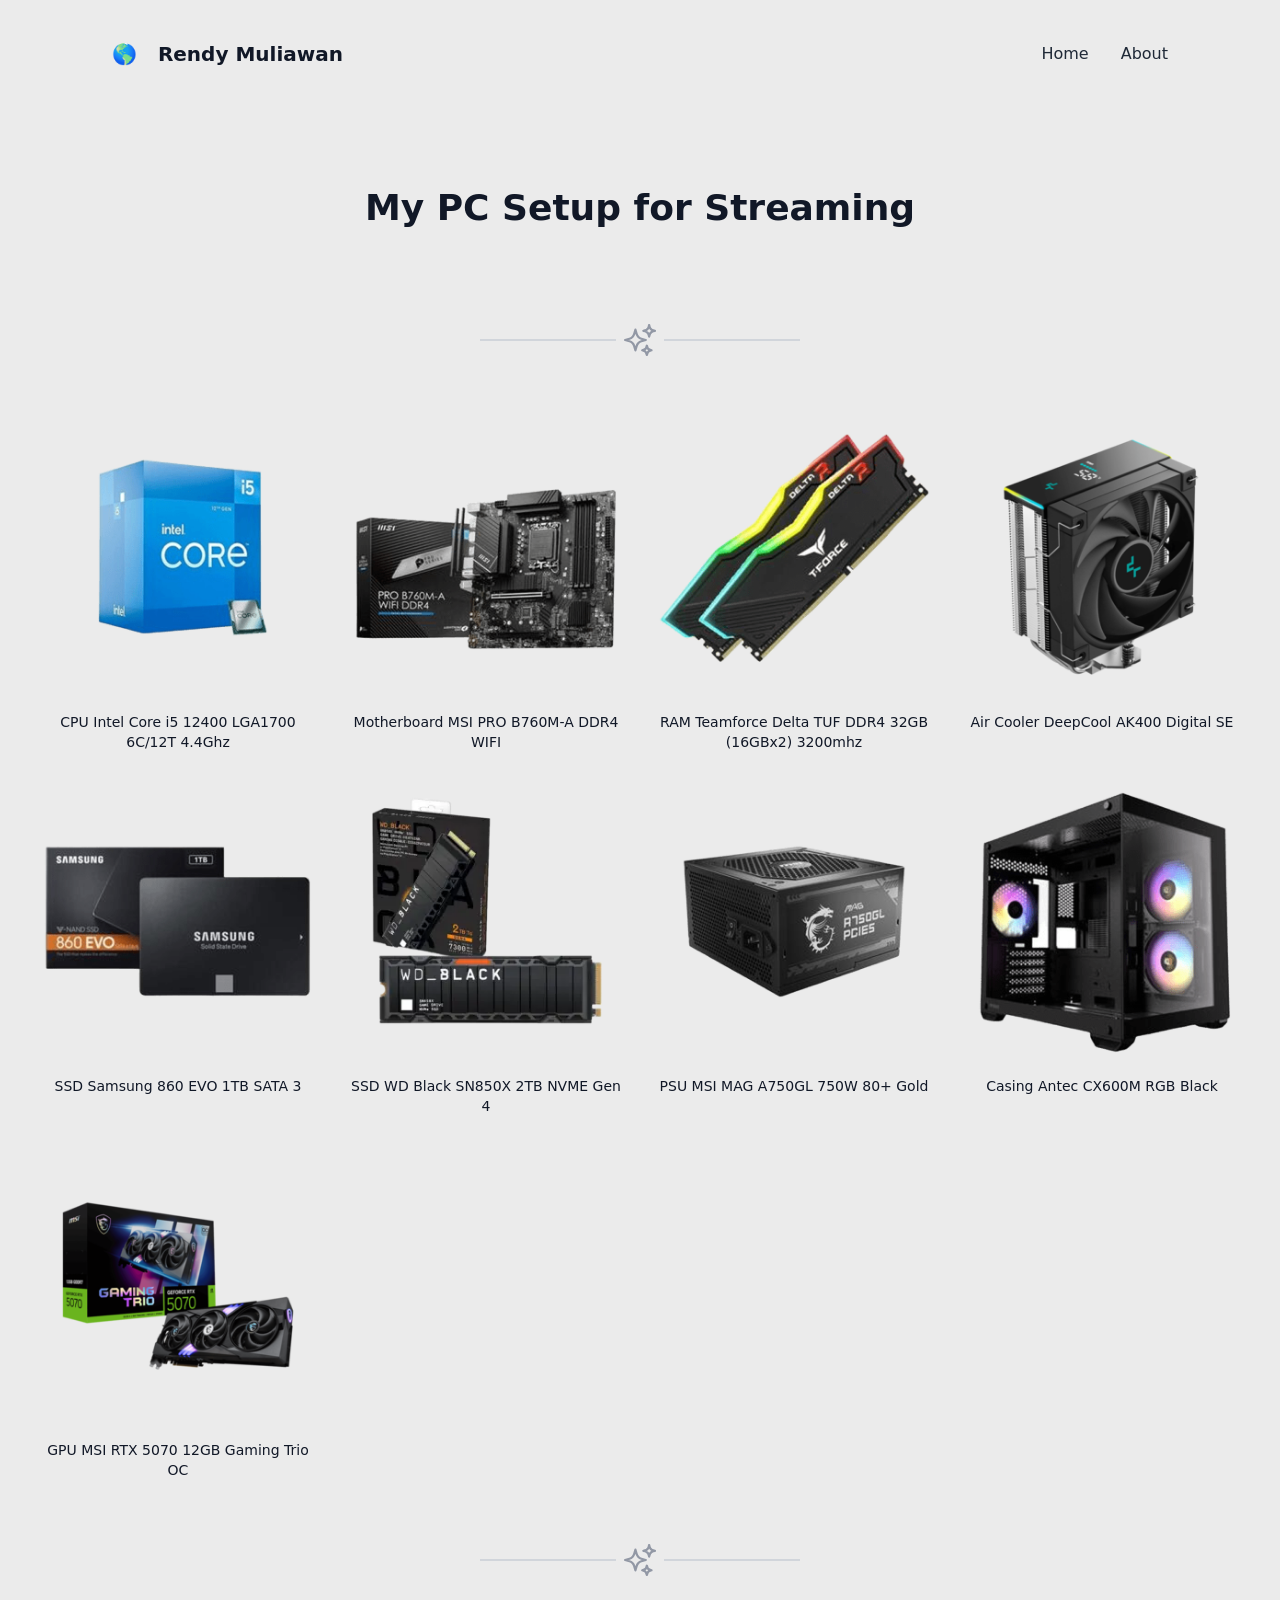
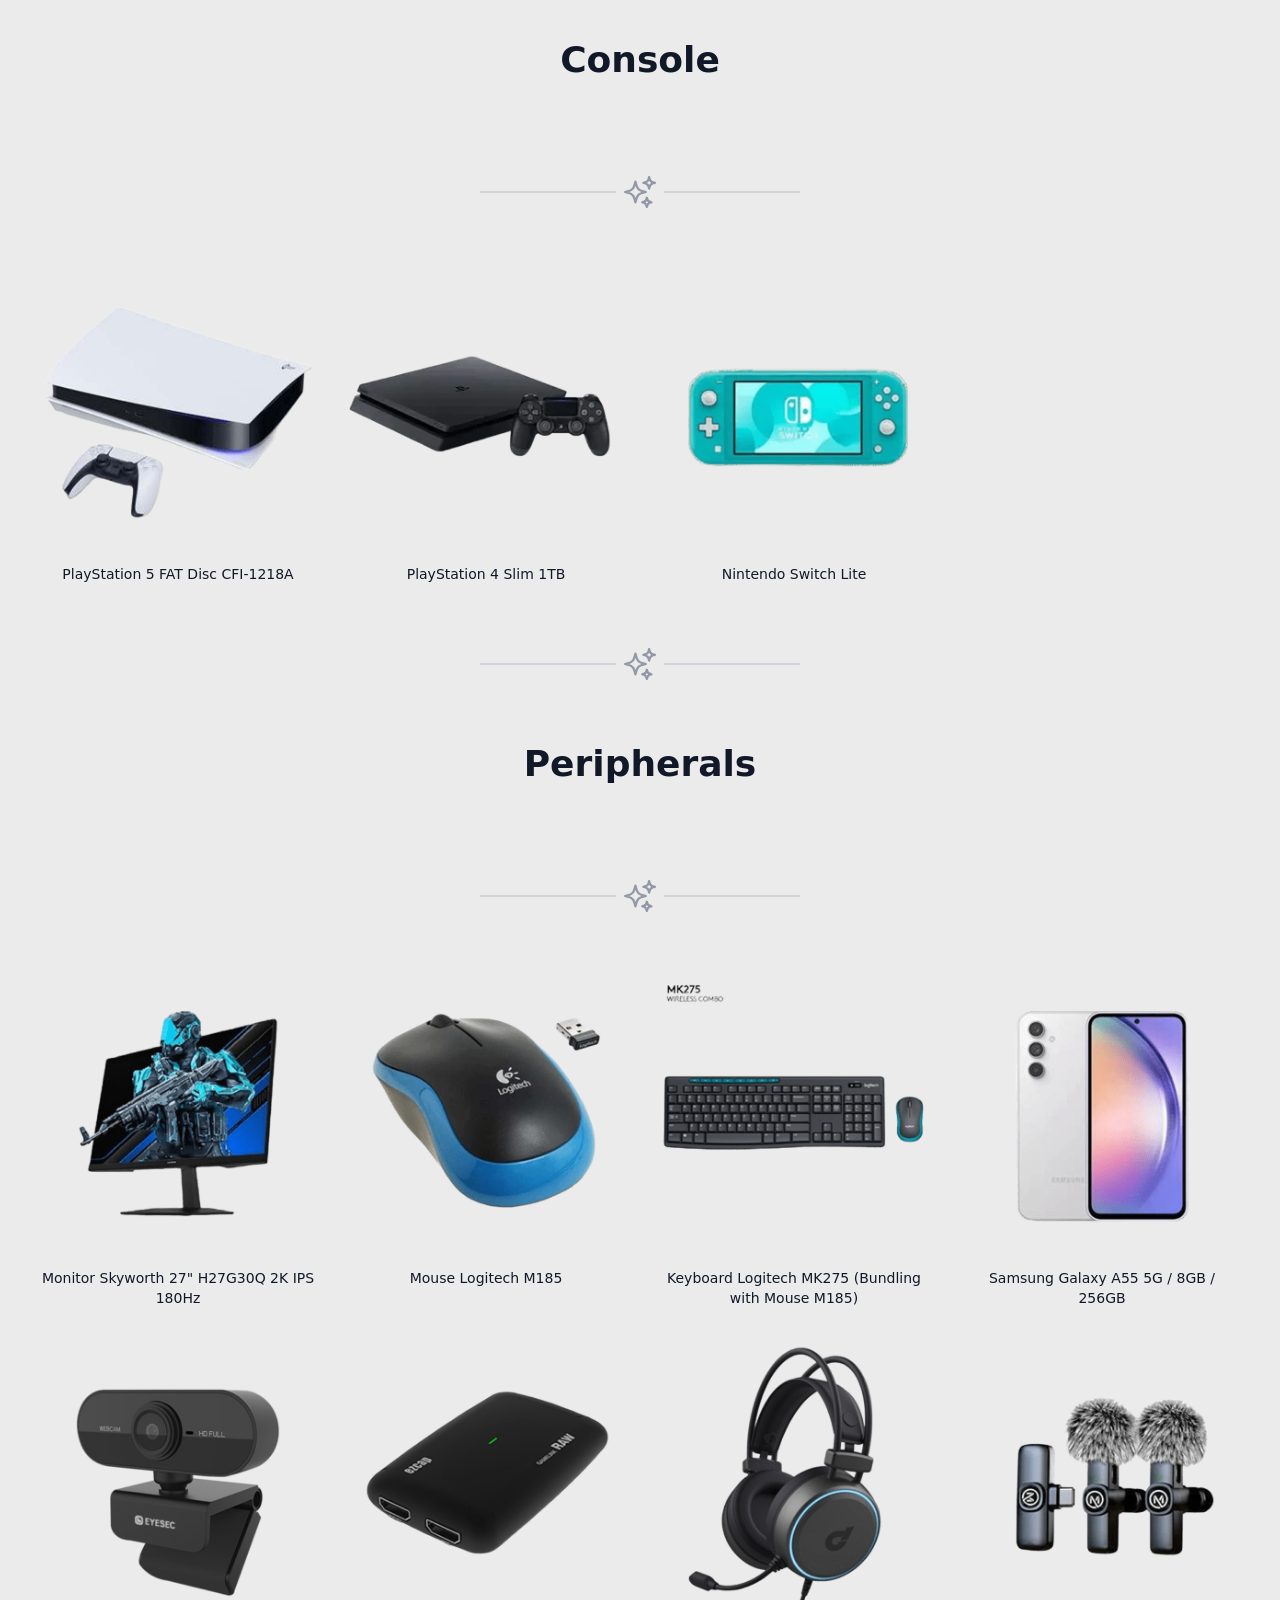
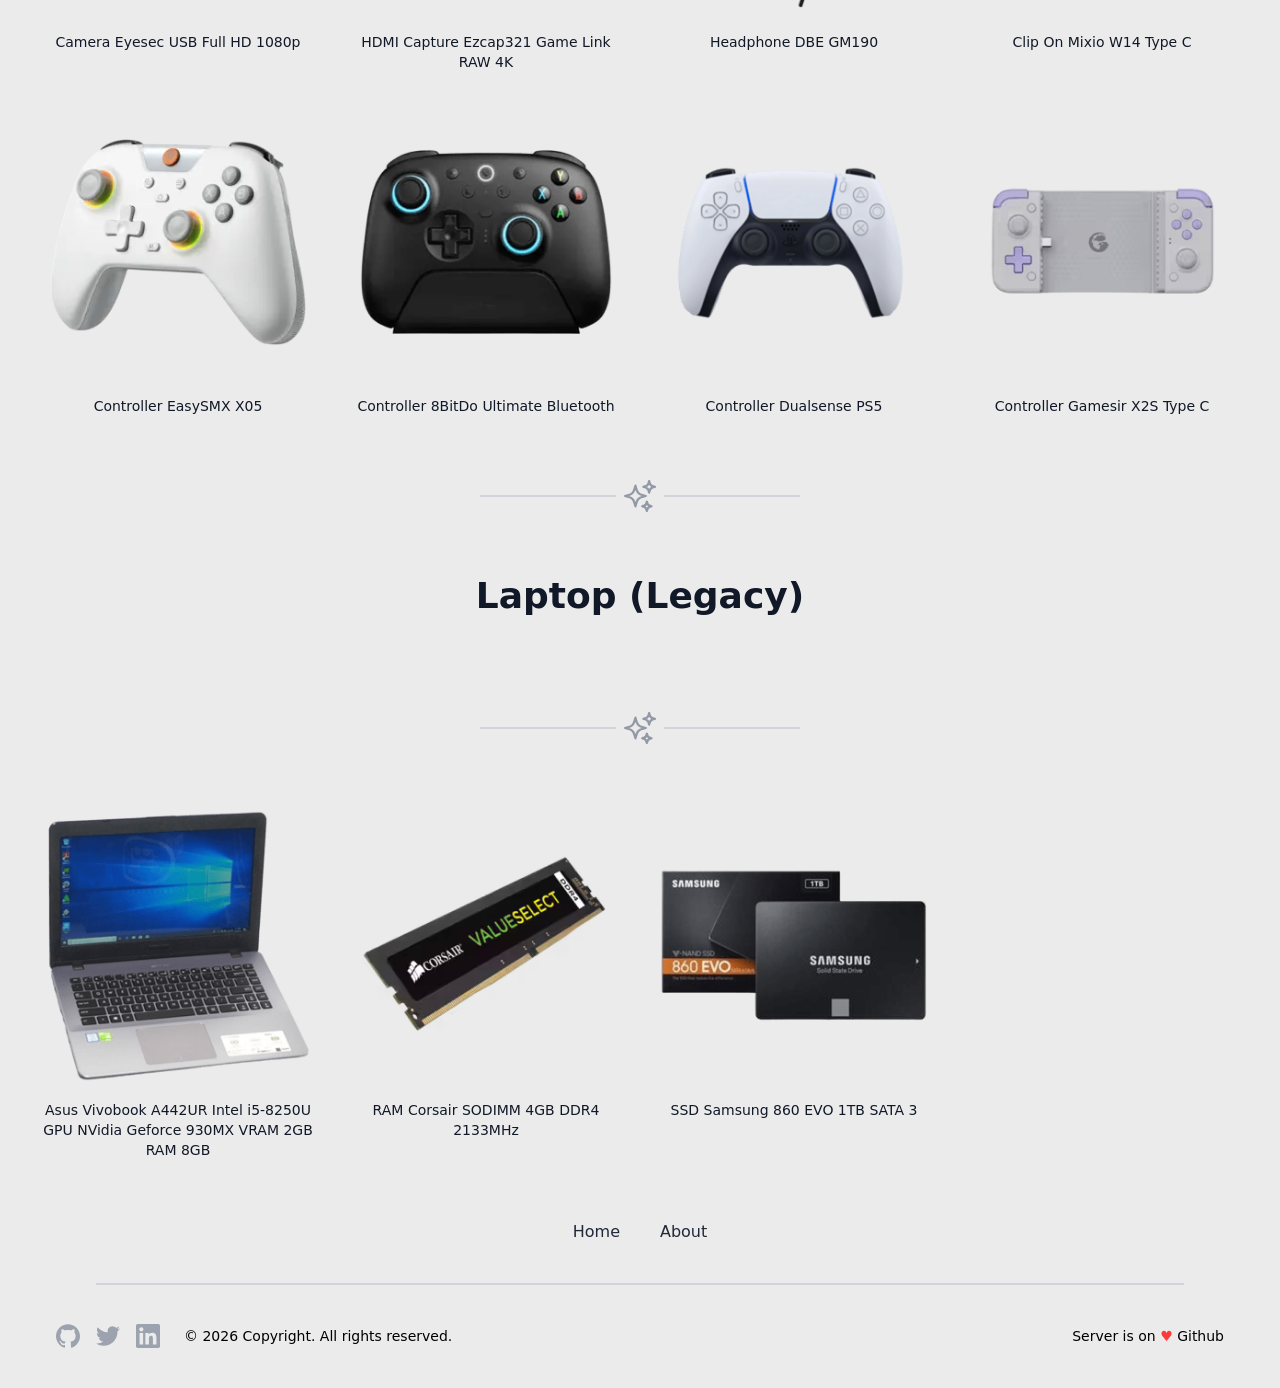
<file: my-setup/index.html>
<!DOCTYPE html><html><head><meta charSet="utf-8"/><meta name="viewport" content="width=device-width"/><title>My PC Setup</title><meta name="description" content="Hello welcome to my profile website, my name is Rendy, this is my portfolio summaries and you can also read my blog here."/><meta name="twitter:card" content="summary_large_image"/><meta name="twitter:site" content="@site"/><meta name="twitter:creator" content="@rendy1287"/><meta property="og:title" content="My PC Setup"/><meta property="og:description" content="Hello welcome to my profile website, my name is Rendy, this is my portfolio summaries and you can also read my blog here."/><meta property="og:image:alt" content="Profile"/><meta property="og:site_name" content="My PC Setup"/><meta property="og:url" content=""/><meta property="og:image" content="/images/seo-image.png"/><link rel="icon" href="/favicon2.png"/><meta name="next-head-count" content="14"/><link rel="preload" href="/_next/static/css/5028bfb8604db3ee.css" as="style"/><link rel="stylesheet" href="/_next/static/css/5028bfb8604db3ee.css" data-n-g=""/><noscript data-n-css=""></noscript><script defer="" nomodule="" src="/_next/static/chunks/polyfills-78c92fac7aa8fdd8.js"></script><script src="/_next/static/chunks/webpack-f32c77bc988234ac.js" defer=""></script><script src="/_next/static/chunks/framework-fc1c067761e62a33.js" defer=""></script><script src="/_next/static/chunks/main-60c117dbd4ef9169.js" defer=""></script><script src="/_next/static/chunks/pages/_app-3aefd6926aa5cdf3.js" defer=""></script><script src="/_next/static/chunks/262-fde9285eff8446ca.js" defer=""></script><script src="/_next/static/chunks/pages/my-setup-2b20e01e2dd62e2c.js" defer=""></script><script src="/_next/static/uV_wc77otaQeEwHCoiUc0/_buildManifest.js" defer=""></script><script src="/_next/static/uV_wc77otaQeEwHCoiUc0/_ssgManifest.js" defer=""></script></head><body><div id="__next"><div class="flex min-h-screen flex-col font-sans bg-neutral-200/80"><header class="prose max-w-none border-b-2 md:border-b-0 border-slate-100 mb-10 md:mb-20"><div class="flex justify-between items-center px-4 md:px-28 py-4 md:py-10 h-full"><a class="no-underline text-xl font-bold" href="/" aria-label="Link to home page">🌎   Rendy Muliawan</a><nav class="-mr-2 min-[768px]:hidden"><button type="button" class="inline-flex items-center justify-center rounded-md bg-white p-2 text-gray-400 hover:bg-gray-100 hover:text-gray-500 focus:outline-none" aria-label="Open menu"><svg class="h-6 w-6 stroke-gray-900" xmlns="http://www.w3.org/2000/svg" fill="none" viewBox="0 0 24 24" stroke-width="1.5" stroke="currentColor" aria-hidden="true" focusable="false"><path stroke-linecap="round" stroke-linejoin="round" d="M3.75 6.75h16.5M3.75 12h16.5m-16.5 5.25h16.5"></path></svg></button></nav><nav class="items-center space-x-8 hidden min-[768px]:flex"><a class="no-underline justify-center items-center focus:outline-none focus-visible:ring-2 focus-visible:ring-offset-1 text-gray-800 px-0 hover:text-cyan-700 hover:bg-none bg-none font-medium shrink-0 border-transparent" href="/">Home</a><a class="no-underline justify-center items-center focus:outline-none focus-visible:ring-2 focus-visible:ring-offset-1 text-gray-800 px-0 hover:text-cyan-700 hover:bg-none bg-none font-medium shrink-0 border-transparent" href="/about">About</a></nav></div></header><main class="max-w-none flex flex-1 flex-col"><div class="flex-1"><div class="mx-auto px-4 md:px-10 sm:px-2 prose max-w-7xl"><div><div align="center"><h1>My PC Setup for Streaming</h1></div></div><div><div role="separator" class="mx-auto flex h-6 w-full max-w-xs items-center gap-2 py-10 md:py-20"><div class="h-0.5 flex-1 bg-gray-300 "></div><img aria-hidden="true" alt="" loading="lazy" width="28" height="28" decoding="async" data-nimg="1" class="h-8 w-8 stroke-gray-400 " style="color:transparent" src="/_next/static/media/stars.7d2ea8b4.svg"/><div class="h-0.5 flex-1 bg-gray-300 "></div></div></div><div style="display:grid;grid-template-columns:1fr 1fr 1fr 1fr"><div><div><a href="https://www.tokopedia.com/search?q=Intel%20i5%2012400" target="_blank" rel="noopener noreferrer" class="no-underline not-prose hover:underline clickableImage"><div class="flex flex-col items-center"><img src="/images/my-setup/intel_i5_12400.png" alt="CPU Intel Core i5 12400 LGA1700 6C/12T 4.4Ghz"/><p class="mt-0 text-center text-base md:text-sm">CPU Intel Core i5 12400 LGA1700 6C/12T 4.4Ghz</p></div></a></div></div><div><div><a href="https://www.tokopedia.com/search?q=Motherboard%20MSI%20PRO%20B760M-A%20DDR4%20WIFI" target="_blank" rel="noopener noreferrer" class="no-underline not-prose hover:underline clickableImage"><div class="flex flex-col items-center"><img src="/images/my-setup/msi_b760m_a_wifi_ddr4.png" alt="Motherboard MSI PRO B760M-A DDR4 WIFI"/><p class="mt-0 text-center text-base md:text-sm">Motherboard MSI PRO B760M-A DDR4 WIFI</p></div></a></div></div><div><div><a href="https://www.tokopedia.com/search?q=RAM%20Teamforce%20Delta%20TUF%20DDR4%2032GB%203200mhz" target="_blank" rel="noopener noreferrer" class="no-underline not-prose hover:underline clickableImage"><div class="flex flex-col items-center"><img src="/images/my-setup/ram_teamforce_delta_tuf_32gb_3200mhz.png" alt="RAM Teamforce Delta TUF DDR4 32GB (16GBx2) 3200mhz"/><p class="mt-0 text-center text-base md:text-sm">RAM Teamforce Delta TUF DDR4 32GB (16GBx2) 3200mhz</p></div></a></div></div><div><div><a href="https://www.tokopedia.com/search?q=Deepcool%20AK400%20Digital" target="_blank" rel="noopener noreferrer" class="no-underline not-prose hover:underline clickableImage"><div class="flex flex-col items-center"><img src="/images/my-setup/deepcool_ak400_digital.png" alt="Air Cooler DeepCool AK400 Digital SE"/><p class="mt-0 text-center text-base md:text-sm">Air Cooler DeepCool AK400 Digital SE</p></div></a></div></div><div><div><a href="https://www.tokopedia.com/search?q=SSD%20Samsung%20860%20EVO%201TB" target="_blank" rel="noopener noreferrer" class="no-underline not-prose hover:underline clickableImage"><div class="flex flex-col items-center"><img src="/images/my-setup/ssd_samsung_860_evo_1tb.png" alt="SSD Samsung 860 EVO 1TB SATA 3"/><p class="mt-0 text-center text-base md:text-sm">SSD Samsung 860 EVO 1TB SATA 3</p></div></a></div></div><div><div><a href="https://www.tokopedia.com/search?q=SSD%20WD%20Black%20SN850X%202TB" target="_blank" rel="noopener noreferrer" class="no-underline not-prose hover:underline clickableImage"><div class="flex flex-col items-center"><img src="/images/my-setup/ssd_wd_sn850x_2tb.png" alt="SSD WD Black SN850X 2TB NVME Gen 4"/><p class="mt-0 text-center text-base md:text-sm">SSD WD Black SN850X 2TB NVME Gen 4</p></div></a></div></div><div><div><a href="https://www.tokopedia.com/search?q=PSU%20MSI%20MAG%20A750GL%20750W%2080%20Gold" target="_blank" rel="noopener noreferrer" class="no-underline not-prose hover:underline clickableImage"><div class="flex flex-col items-center"><img src="/images/my-setup/psu_msi_mag_a750gl_80_gold.png" alt="PSU MSI MAG A750GL 750W 80+ Gold"/><p class="mt-0 text-center text-base md:text-sm">PSU MSI MAG A750GL 750W 80+ Gold</p></div></a></div></div><div><div><a href="https://www.tokopedia.com/search?st=&amp;q=Casing%20Antec%20CX600M%20RGB%20Black" target="_blank" rel="noopener noreferrer" class="no-underline not-prose hover:underline clickableImage"><div class="flex flex-col items-center"><img src="/images/my-setup/casing_antec_cx600m_rgb.png" alt="Casing Antec CX600M RGB Black"/><p class="mt-0 text-center text-base md:text-sm">Casing Antec CX600M RGB Black</p></div></a></div></div><div><div><a href="https://www.tokopedia.com/search?st=&amp;q=MSI%20RTX%205070" target="_blank" rel="noopener noreferrer" class="no-underline not-prose hover:underline clickableImage"><div class="flex flex-col items-center"><img src="/images/my-setup/msi_rtx_5070.png" alt="GPU MSI RTX 5070 12GB Gaming Trio OC"/><p class="mt-0 text-center text-base md:text-sm">GPU MSI RTX 5070 12GB Gaming Trio OC</p></div></a></div></div></div><div><div role="separator" class="mx-auto flex h-6 w-full max-w-xs items-center gap-2 py-10 md:py-20"><div class="h-0.5 flex-1 bg-gray-300 "></div><img aria-hidden="true" alt="" loading="lazy" width="28" height="28" decoding="async" data-nimg="1" class="h-8 w-8 stroke-gray-400 " style="color:transparent" src="/_next/static/media/stars.7d2ea8b4.svg"/><div class="h-0.5 flex-1 bg-gray-300 "></div></div></div><div><div align="center"><h1>Console</h1></div></div><div><div role="separator" class="mx-auto flex h-6 w-full max-w-xs items-center gap-2 py-10 md:py-20"><div class="h-0.5 flex-1 bg-gray-300 "></div><img aria-hidden="true" alt="" loading="lazy" width="28" height="28" decoding="async" data-nimg="1" class="h-8 w-8 stroke-gray-400 " style="color:transparent" src="/_next/static/media/stars.7d2ea8b4.svg"/><div class="h-0.5 flex-1 bg-gray-300 "></div></div></div><div style="display:grid;grid-template-columns:1fr 1fr 1fr 1fr"><div><div><a href="https://www.tokopedia.com/search?q=PS5%20Fat%20Disc" target="_blank" rel="noopener noreferrer" class="no-underline not-prose hover:underline clickableImage"><div class="flex flex-col items-center"><img src="/images/my-setup/ps5_fat_disc.png" alt="PlayStation 5 FAT Disc CFI-1218A"/><p class="mt-0 text-center text-base md:text-sm">PlayStation 5 FAT Disc CFI-1218A</p></div></a></div></div><div><div><a href="https://www.tokopedia.com/search?q=PS4%20Slim%201TB" target="_blank" rel="noopener noreferrer" class="no-underline not-prose hover:underline clickableImage"><div class="flex flex-col items-center"><img src="/images/my-setup/ps4_slim_1tb.png" alt="PlayStation 4 Slim 1TB"/><p class="mt-0 text-center text-base md:text-sm">PlayStation 4 Slim 1TB</p></div></a></div></div><div><div><a href="https://www.tokopedia.com/search?q=Nintendo%20Switch%20Lite" target="_blank" rel="noopener noreferrer" class="no-underline not-prose hover:underline clickableImage"><div class="flex flex-col items-center"><img src="/images/my-setup/nintendo_switch_lite.png" alt="Nintendo Switch Lite"/><p class="mt-0 text-center text-base md:text-sm">Nintendo Switch Lite</p></div></a></div></div></div><div><div role="separator" class="mx-auto flex h-6 w-full max-w-xs items-center gap-2 py-10 md:py-20"><div class="h-0.5 flex-1 bg-gray-300 "></div><img aria-hidden="true" alt="" loading="lazy" width="28" height="28" decoding="async" data-nimg="1" class="h-8 w-8 stroke-gray-400 " style="color:transparent" src="/_next/static/media/stars.7d2ea8b4.svg"/><div class="h-0.5 flex-1 bg-gray-300 "></div></div></div><div><div align="center"><h1>Peripherals</h1></div></div><div><div role="separator" class="mx-auto flex h-6 w-full max-w-xs items-center gap-2 py-10 md:py-20"><div class="h-0.5 flex-1 bg-gray-300 "></div><img aria-hidden="true" alt="" loading="lazy" width="28" height="28" decoding="async" data-nimg="1" class="h-8 w-8 stroke-gray-400 " style="color:transparent" src="/_next/static/media/stars.7d2ea8b4.svg"/><div class="h-0.5 flex-1 bg-gray-300 "></div></div></div><div style="display:grid;grid-template-columns:1fr 1fr 1fr 1fr"><div><div><a href="https://www.tokopedia.com/search?q=Skyworth%2027%20H27G30Q" target="_blank" rel="noopener noreferrer" class="no-underline not-prose hover:underline clickableImage"><div class="flex flex-col items-center"><img src="/images/my-setup/skyworth_27_h27g30q.png" alt="Monitor Skyworth 27&quot; H27G30Q 2K IPS 180Hz"/><p class="mt-0 text-center text-base md:text-sm">Monitor Skyworth 27&quot; H27G30Q 2K IPS 180Hz</p></div></a></div></div><div><div><a href="https://www.tokopedia.com/search?q=Logitech%20M185" target="_blank" rel="noopener noreferrer" class="no-underline not-prose hover:underline clickableImage"><div class="flex flex-col items-center"><img src="/images/my-setup/mouse_logitech_m185.png" alt="Mouse Logitech M185"/><p class="mt-0 text-center text-base md:text-sm">Mouse Logitech M185</p></div></a></div></div><div><div><a href="https://www.tokopedia.com/search?q=Logitech%20MK275" target="_blank" rel="noopener noreferrer" class="no-underline not-prose hover:underline clickableImage"><div class="flex flex-col items-center"><img src="/images/my-setup/keyboard_logitech_k275.png" alt="Keyboard Logitech MK275 (Bundling with Mouse M185)"/><p class="mt-0 text-center text-base md:text-sm">Keyboard Logitech MK275 (Bundling with Mouse M185)</p></div></a></div></div><div><div><a href="https://www.tokopedia.com/search?q=Samsung%20A55%205G" target="_blank" rel="noopener noreferrer" class="no-underline not-prose hover:underline clickableImage"><div class="flex flex-col items-center"><img src="/images/my-setup/samsung_a55_5g.png" alt="Samsung Galaxy A55 5G / 8GB / 256GB"/><p class="mt-0 text-center text-base md:text-sm">Samsung Galaxy A55 5G / 8GB / 256GB</p></div></a></div></div><div><div><a href="https://www.tokopedia.com/search?q=Eyesec%20USB%20Full%20HD" target="_blank" rel="noopener noreferrer" class="no-underline not-prose hover:underline clickableImage"><div class="flex flex-col items-center"><img src="/images/my-setup/eyesec_usb_full_hd_1080.png" alt="Camera Eyesec USB Full HD 1080p"/><p class="mt-0 text-center text-base md:text-sm">Camera Eyesec USB Full HD 1080p</p></div></a></div></div><div><div><a href="https://www.tokopedia.com/search?st=&amp;q=Ezcap321%20Game%20Link%20RAW%204K" target="_blank" rel="noopener noreferrer" class="no-underline not-prose hover:underline clickableImage"><div class="flex flex-col items-center"><img src="/images/my-setup/ezcap321.png" alt="HDMI Capture Ezcap321 Game Link RAW 4K"/><p class="mt-0 text-center text-base md:text-sm">HDMI Capture Ezcap321 Game Link RAW 4K</p></div></a></div></div><div><div><a href="https://www.tokopedia.com/search?q=DBE%20GM190" target="_blank" rel="noopener noreferrer" class="no-underline not-prose hover:underline clickableImage"><div class="flex flex-col items-center"><img src="/images/my-setup/dbe_gm190.png" alt="Headphone DBE GM190"/><p class="mt-0 text-center text-base md:text-sm">Headphone DBE GM190</p></div></a></div></div><div><div><a href="https://www.tokopedia.com/search?st=&amp;q=Mixio%20W14%20Type%20C" target="_blank" rel="noopener noreferrer" class="no-underline not-prose hover:underline clickableImage"><div class="flex flex-col items-center"><img src="/images/my-setup/mixio_w14_type_c.png" alt="Clip On Mixio W14 Type C"/><p class="mt-0 text-center text-base md:text-sm">Clip On Mixio W14 Type C</p></div></a></div></div><div><div><a href="https://www.tokopedia.com/search?q=EasySMX%20X05" target="_blank" rel="noopener noreferrer" class="no-underline not-prose hover:underline clickableImage"><div class="flex flex-col items-center"><img src="/images/my-setup/easysmx_x05.png" alt="Controller EasySMX X05"/><p class="mt-0 text-center text-base md:text-sm">Controller EasySMX X05</p></div></a></div></div><div><div><a href="https://www.tokopedia.com/search?q=8BitDo%20Ultimate%20Bluetooth" target="_blank" rel="noopener noreferrer" class="no-underline not-prose hover:underline clickableImage"><div class="flex flex-col items-center"><img src="/images/my-setup/8bitdo_ultimate_bluetooth.png" alt="Controller 8BitDo Ultimate Bluetooth"/><p class="mt-0 text-center text-base md:text-sm">Controller 8BitDo Ultimate Bluetooth</p></div></a></div></div><div><div><a href="https://www.tokopedia.com/search?q=Dualsense%20PS5" target="_blank" rel="noopener noreferrer" class="no-underline not-prose hover:underline clickableImage"><div class="flex flex-col items-center"><img src="/images/my-setup/dualsense_ps5.png" alt="Controller Dualsense PS5"/><p class="mt-0 text-center text-base md:text-sm">Controller Dualsense PS5</p></div></a></div></div><div><div><a href="https://www.tokopedia.com/search?q=Gamesir%20X2S%20Type%20C" target="_blank" rel="noopener noreferrer" class="no-underline not-prose hover:underline clickableImage"><div class="flex flex-col items-center"><img src="/images/my-setup/gamesir_x2s_type_c.png" alt="Controller Gamesir X2S Type C"/><p class="mt-0 text-center text-base md:text-sm">Controller Gamesir X2S Type C</p></div></a></div></div></div><div><div role="separator" class="mx-auto flex h-6 w-full max-w-xs items-center gap-2 py-10 md:py-20"><div class="h-0.5 flex-1 bg-gray-300 "></div><img aria-hidden="true" alt="" loading="lazy" width="28" height="28" decoding="async" data-nimg="1" class="h-8 w-8 stroke-gray-400 " style="color:transparent" src="/_next/static/media/stars.7d2ea8b4.svg"/><div class="h-0.5 flex-1 bg-gray-300 "></div></div></div><div><div align="center"><h1>Laptop (Legacy)</h1></div></div><div><div role="separator" class="mx-auto flex h-6 w-full max-w-xs items-center gap-2 py-10 md:py-20"><div class="h-0.5 flex-1 bg-gray-300 "></div><img aria-hidden="true" alt="" loading="lazy" width="28" height="28" decoding="async" data-nimg="1" class="h-8 w-8 stroke-gray-400 " style="color:transparent" src="/_next/static/media/stars.7d2ea8b4.svg"/><div class="h-0.5 flex-1 bg-gray-300 "></div></div></div><div style="display:grid;grid-template-columns:1fr 1fr 1fr 1fr"><div><div><a href="https://www.tokopedia.com/search?q=Asus%20Vivobook%20A442UR" target="_blank" rel="noopener noreferrer" class="no-underline not-prose hover:underline clickableImage"><div class="flex flex-col items-center"><img src="/images/my-setup/laptop_asus_vivobook_a442ur.png" alt="Asus Vivobook A442UR Intel i5-8250U GPU NVidia Geforce 930MX VRAM 2GB RAM 8GB"/><p class="mt-0 text-center text-base md:text-sm">Asus Vivobook A442UR Intel i5-8250U GPU NVidia Geforce 930MX VRAM 2GB RAM 8GB</p></div></a></div></div><div><div><a href="https://www.tokopedia.com/search?q=RAM%20Corsair%20SODIMM%204GB%20DDR4" target="_blank" rel="noopener noreferrer" class="no-underline not-prose hover:underline clickableImage"><div class="flex flex-col items-center"><img src="/images/my-setup/corsair_sodimm_4gb_ddr4_2133mhz.png" alt="RAM Corsair SODIMM 4GB DDR4 2133MHz"/><p class="mt-0 text-center text-base md:text-sm">RAM Corsair SODIMM 4GB DDR4 2133MHz</p></div></a></div></div><div><div><a href="https://www.tokopedia.com/search?q=SSD%20Samsung%20860%20EVO%201TB" target="_blank" rel="noopener noreferrer" class="no-underline not-prose hover:underline clickableImage"><div class="flex flex-col items-center"><img src="/images/my-setup/ssd_samsung_860_evo_1tb.png" alt="SSD Samsung 860 EVO 1TB SATA 3"/><p class="mt-0 text-center text-base md:text-sm">SSD Samsung 860 EVO 1TB SATA 3</p></div></a></div></div></div><p></p></div></div></main><footer class="py-6 md:py-10 px-4"><h2 class="sr-only">Footer</h2><div class="mx-auto max-w-7xl"><ul class="flex flex-row justify-center gap-10 items-center"><li class="list-none h-6"><a class="no-underline justify-center items-center focus:outline-none focus-visible:ring-2 focus-visible:ring-offset-1 text-gray-800 px-0 hover:text-cyan-700 hover:bg-none bg-none font-medium shrink-0 border-transparent block h-full" href="/">Home</a></li><li class="list-none h-6"><a class="no-underline justify-center items-center focus:outline-none focus-visible:ring-2 focus-visible:ring-offset-1 text-gray-800 px-0 hover:text-cyan-700 hover:bg-none bg-none font-medium shrink-0 border-transparent block h-full" href="/about">About</a></li></ul><div role="separator" class="mx-auto flex h-6 w-full max-w-7xl justify-center items-center gap-2 py-6 md:py-10 md:px-20"><div class="h-0.5 flex-1 bg-gray-300 "></div></div><div class=" flex flex-col gap-6 md:flex-row justify-between items-center max-w-7xl px-5 md:px-10 text-center md:text-left external-link"><div class="flex flex-col md:flex-row items-center gap-6"><div class="flex space-x-4 md:justify-center xl:justify-start"><a href="https://www.github.com/rendy1287" target="_blank" rel="noopener noreferrer" class="font-medium text-gray-400 after:hidden" aria-label="My Github page (opens in new window)"><svg class="h-6 w-6" fill="currentColor" viewBox="0 0 24 24" aria-hidden="true" focusable="false"><path d="M12 .297c-6.63 0-12 5.373-12 12 0 5.303 3.438 9.8 8.205 11.385.6.113.82-.258.82-.577 0-.285-.01-1.04-.015-2.04-3.338.724-4.042-1.61-4.042-1.61C4.422 18.07 3.633 17.7 3.633 17.7c-1.087-.744.084-.729.084-.729 1.205.084 1.838 1.236 1.838 1.236 1.07 1.835 2.809 1.305 3.495.998.108-.776.417-1.305.76-1.605-2.665-.3-5.466-1.332-5.466-5.93 0-1.31.465-2.38 1.235-3.22-.135-.303-.54-1.523.105-3.176 0 0 1.005-.322 3.3 1.23.96-.267 1.98-.399 3-.405 1.02.006 2.04.138 3 .405 2.28-1.552 3.285-1.23 3.285-1.23.645 1.653.24 2.873.12 3.176.765.84 1.23 1.91 1.23 3.22 0 4.61-2.805 5.625-5.475 5.92.42.36.81 1.096.81 2.22 0 1.606-.015 2.896-.015 3.286 0 .315.21.69.825.57C20.565 22.092 24 17.592 24 12.297c0-6.627-5.373-12-12-12"></path></svg></a><a href="https://www.twitter.com/rendy1287" target="_blank" rel="noopener noreferrer" class="text-gray-400 after:hidden" aria-label="My Twitter profile (opens in new window)"><svg class="h-6 w-6" fill="currentColor" viewBox="0 0 24 24" aria-hidden="true" focusable="false"><path d="M23.953 4.57a10 10 0 01-2.825.775 4.958 4.958 0 002.163-2.723c-.951.555-2.005.959-3.127 1.184a4.92 4.92 0 00-8.384 4.482C7.69 8.095 4.067 6.13 1.64 3.162a4.822 4.822 0 00-.666 2.475c0 1.71.87 3.213 2.188 4.096a4.904 4.904 0 01-2.228-.616v.06a4.923 4.923 0 003.946 4.827 4.996 4.996 0 01-2.212.085 4.936 4.936 0 004.604 3.417 9.867 9.867 0 01-6.102 2.105c-.39 0-.779-.023-1.17-.067a13.995 13.995 0 007.557 2.209c9.053 0 13.998-7.496 13.998-13.985 0-.21 0-.42-.015-.63A9.935 9.935 0 0024 4.59z"></path></svg></a><a href="https://www.linkedin.com" target="_blank" rel="noopener noreferrer" class="text-gray-400 after:hidden" aria-label="My LinkedIn profile (opens in new window)"><svg class="h-6 w-6" fill="currentColor" viewBox="0 0 24 24" aria-hidden="true" focusable="false"><path d="M20.447 20.452h-3.554v-5.569c0-1.328-.027-3.037-1.852-3.037-1.853 0-2.136 1.445-2.136 2.939v5.667H9.351V9h3.414v1.561h.046c.477-.9 1.637-1.85 3.37-1.85 3.601 0 4.267 2.37 4.267 5.455v6.286zM5.337 7.433c-1.144 0-2.063-.926-2.063-2.065 0-1.138.92-2.063 2.063-2.063 1.14 0 2.064.925 2.064 2.063 0 1.139-.925 2.065-2.064 2.065zm1.782 13.019H3.555V9h3.564v11.452zM22.225 0H1.771C.792 0 0 .774 0 1.729v20.542C0 23.227.792 24 1.771 24h20.451C23.2 24 24 23.227 24 22.271V1.729C24 .774 23.2 0 22.222 0h.003z"></path></svg></a></div><p class="text-sm">© <!-- -->2026<!-- --> Copyright. All rights reserved.</p></div><p class="text-sm">Server is on <span class="text-[#ff3838]">♥</span> Github</p></div></div></footer></div></div><script id="__NEXT_DATA__" type="application/json">{"props":{"pageProps":{"mySetup":{"content":[{"type":"component-block","component":"h1","props":{"align":"center","text":"My PC Setup for Streaming"},"children":[{"type":"component-inline-prop","children":[{"text":""}]}],"textAlign":null},{"type":"component-block","component":"divider","props":{"noIcon":false},"children":[{"type":"component-inline-prop","children":[{"text":""}]}],"textAlign":null},{"type":"layout","layout":[1,1,1,1],"children":[{"type":"layout-area","children":[{"type":"component-block","component":"clickableImage","props":{"src":"images/my-setup/intel_i5_12400.png","alt":"CPU Intel Core i5 12400 LGA1700 6C/12T 4.4Ghz","caption":"CPU Intel Core i5 12400 LGA1700 6C/12T 4.4Ghz","url":"https://www.tokopedia.com/search?q=Intel%20i5%2012400","width":"","height":""},"children":[{"type":"component-inline-prop","children":[{"text":""}]}]}]},{"type":"layout-area","children":[{"type":"component-block","component":"clickableImage","props":{"src":"images/my-setup/msi_b760m_a_wifi_ddr4.png","alt":"Motherboard MSI PRO B760M-A DDR4 WIFI","caption":"Motherboard MSI PRO B760M-A DDR4 WIFI","url":"https://www.tokopedia.com/search?q=Motherboard%20MSI%20PRO%20B760M-A%20DDR4%20WIFI","width":"","height":""},"children":[{"type":"component-inline-prop","children":[{"text":""}]}]}]},{"type":"layout-area","children":[{"type":"component-block","component":"clickableImage","props":{"src":"images/my-setup/ram_teamforce_delta_tuf_32gb_3200mhz.png","alt":"RAM Teamforce Delta TUF DDR4 32GB (16GBx2) 3200mhz","caption":"RAM Teamforce Delta TUF DDR4 32GB (16GBx2) 3200mhz","url":"https://www.tokopedia.com/search?q=RAM%20Teamforce%20Delta%20TUF%20DDR4%2032GB%203200mhz","width":"","height":""},"children":[{"type":"component-inline-prop","children":[{"text":""}]}]}]},{"type":"layout-area","children":[{"type":"component-block","component":"clickableImage","props":{"src":"images/my-setup/deepcool_ak400_digital.png","alt":"Air Cooler DeepCool AK400 Digital SE","caption":"Air Cooler DeepCool AK400 Digital SE","url":"https://www.tokopedia.com/search?q=Deepcool%20AK400%20Digital","width":"","height":""},"children":[{"type":"component-inline-prop","children":[{"text":""}]}]}]},{"type":"layout-area","children":[{"type":"component-block","component":"clickableImage","props":{"src":"images/my-setup/ssd_samsung_860_evo_1tb.png","alt":"SSD Samsung 860 EVO 1TB SATA 3","caption":"SSD Samsung 860 EVO 1TB SATA 3","url":"https://www.tokopedia.com/search?q=SSD%20Samsung%20860%20EVO%201TB","width":"","height":""},"children":[{"type":"component-inline-prop","children":[{"text":""}]}]}]},{"type":"layout-area","children":[{"type":"component-block","component":"clickableImage","props":{"src":"images/my-setup/ssd_wd_sn850x_2tb.png","alt":"SSD WD Black SN850X 2TB NVME Gen 4","caption":"SSD WD Black SN850X 2TB NVME Gen 4","url":"https://www.tokopedia.com/search?q=SSD%20WD%20Black%20SN850X%202TB","width":"","height":""},"children":[{"type":"component-inline-prop","children":[{"text":""}]}]}]},{"type":"layout-area","children":[{"type":"component-block","component":"clickableImage","props":{"src":"images/my-setup/psu_msi_mag_a750gl_80_gold.png","alt":"PSU MSI MAG A750GL 750W 80+ Gold","caption":"PSU MSI MAG A750GL 750W 80+ Gold","url":"https://www.tokopedia.com/search?q=PSU%20MSI%20MAG%20A750GL%20750W%2080%20Gold","width":"","height":""},"children":[{"type":"component-inline-prop","children":[{"text":""}]}]}]},{"type":"layout-area","children":[{"type":"component-block","component":"clickableImage","props":{"src":"images/my-setup/casing_antec_cx600m_rgb.png","alt":"Casing Antec CX600M RGB Black","caption":"Casing Antec CX600M RGB Black","url":"https://www.tokopedia.com/search?st=\u0026q=Casing%20Antec%20CX600M%20RGB%20Black","width":"","height":""},"children":[{"type":"component-inline-prop","children":[{"text":""}]}]}]},{"type":"layout-area","children":[{"type":"component-block","component":"clickableImage","props":{"src":"images/my-setup/msi_rtx_5070.png","alt":"GPU MSI RTX 5070 12GB Gaming Trio OC","caption":"GPU MSI RTX 5070 12GB Gaming Trio OC","url":"https://www.tokopedia.com/search?st=\u0026q=MSI%20RTX%205070","width":"","height":""},"children":[{"type":"component-inline-prop","children":[{"text":""}]}]}]}],"textAlign":null},{"type":"component-block","component":"divider","props":{"noIcon":false},"children":[{"type":"component-inline-prop","children":[{"text":""}]}],"textAlign":null},{"type":"component-block","component":"h1","props":{"align":"center","text":"Console"},"children":[{"type":"component-inline-prop","children":[{"text":""}]}],"textAlign":null},{"type":"component-block","component":"divider","props":{"noIcon":false},"children":[{"type":"component-inline-prop","children":[{"text":""}]}],"textAlign":null},{"type":"layout","layout":[1,1,1,1],"children":[{"type":"layout-area","children":[{"type":"component-block","component":"clickableImage","props":{"src":"images/my-setup/ps5_fat_disc.png","alt":"PlayStation 5 FAT Disc CFI-1218A","caption":"PlayStation 5 FAT Disc CFI-1218A","url":"https://www.tokopedia.com/search?q=PS5%20Fat%20Disc","width":"","height":""},"children":[{"type":"component-inline-prop","children":[{"text":""}]}]}]},{"type":"layout-area","children":[{"type":"component-block","component":"clickableImage","props":{"src":"images/my-setup/ps4_slim_1tb.png","alt":"PlayStation 4 Slim 1TB","caption":"PlayStation 4 Slim 1TB","url":"https://www.tokopedia.com/search?q=PS4%20Slim%201TB","width":"","height":""},"children":[{"type":"component-inline-prop","children":[{"text":""}]}]}]},{"type":"layout-area","children":[{"type":"component-block","component":"clickableImage","props":{"src":"images/my-setup/nintendo_switch_lite.png","alt":"Nintendo Switch Lite","caption":"Nintendo Switch Lite","url":"https://www.tokopedia.com/search?q=Nintendo%20Switch%20Lite","width":"","height":""},"children":[{"type":"component-inline-prop","children":[{"text":""}]}]}]}],"textAlign":null},{"type":"component-block","component":"divider","props":{"noIcon":false},"children":[{"type":"component-inline-prop","children":[{"text":""}]}],"textAlign":null},{"type":"component-block","component":"h1","props":{"align":"center","text":"Peripherals"},"children":[{"type":"component-inline-prop","children":[{"text":""}]}],"textAlign":null},{"type":"component-block","component":"divider","props":{"noIcon":false},"children":[{"type":"component-inline-prop","children":[{"text":""}]}],"textAlign":null},{"type":"layout","layout":[1,1,1,1],"children":[{"type":"layout-area","children":[{"type":"component-block","component":"clickableImage","props":{"src":"images/my-setup/skyworth_27_h27g30q.png","alt":"Monitor Skyworth 27\" H27G30Q 2K IPS 180Hz","caption":"Monitor Skyworth 27\" H27G30Q 2K IPS 180Hz","url":"https://www.tokopedia.com/search?q=Skyworth%2027%20H27G30Q","width":"","height":""},"children":[{"type":"component-inline-prop","children":[{"text":""}]}]}]},{"type":"layout-area","children":[{"type":"component-block","component":"clickableImage","props":{"src":"images/my-setup/mouse_logitech_m185.png","alt":"Mouse Logitech M185","caption":"Mouse Logitech M185","url":"https://www.tokopedia.com/search?q=Logitech%20M185","width":"","height":""},"children":[{"type":"component-inline-prop","children":[{"text":""}]}]}]},{"type":"layout-area","children":[{"type":"component-block","component":"clickableImage","props":{"src":"images/my-setup/keyboard_logitech_k275.png","alt":"Keyboard Logitech MK275 (Bundling with Mouse M185)","caption":"Keyboard Logitech MK275 (Bundling with Mouse M185)","url":"https://www.tokopedia.com/search?q=Logitech%20MK275","width":"","height":""},"children":[{"type":"component-inline-prop","children":[{"text":""}]}]}]},{"type":"layout-area","children":[{"type":"component-block","component":"clickableImage","props":{"src":"images/my-setup/samsung_a55_5g.png","alt":"Samsung Galaxy A55 5G / 8GB / 256GB","caption":"Samsung Galaxy A55 5G / 8GB / 256GB","url":"https://www.tokopedia.com/search?q=Samsung%20A55%205G","width":"","height":""},"children":[{"type":"component-inline-prop","children":[{"text":""}]}]}]},{"type":"layout-area","children":[{"type":"component-block","component":"clickableImage","props":{"src":"images/my-setup/eyesec_usb_full_hd_1080.png","alt":"Camera Eyesec USB Full HD 1080p","caption":"Camera Eyesec USB Full HD 1080p","url":"https://www.tokopedia.com/search?q=Eyesec%20USB%20Full%20HD","width":"","height":""},"children":[{"type":"component-inline-prop","children":[{"text":""}]}]}]},{"type":"layout-area","children":[{"type":"component-block","component":"clickableImage","props":{"src":"images/my-setup/ezcap321.png","alt":"HDMI Capture Ezcap321 Game Link RAW 4K","caption":"HDMI Capture Ezcap321 Game Link RAW 4K","url":"https://www.tokopedia.com/search?st=\u0026q=Ezcap321%20Game%20Link%20RAW%204K","width":"","height":""},"children":[{"type":"component-inline-prop","children":[{"text":""}]}]}]},{"type":"layout-area","children":[{"type":"component-block","component":"clickableImage","props":{"src":"images/my-setup/dbe_gm190.png","alt":"Headphone DBE GM190","caption":"Headphone DBE GM190","url":"https://www.tokopedia.com/search?q=DBE%20GM190","width":"","height":""},"children":[{"type":"component-inline-prop","children":[{"text":""}]}]}]},{"type":"layout-area","children":[{"type":"component-block","component":"clickableImage","props":{"src":"images/my-setup/mixio_w14_type_c.png","alt":"Clip On Mixio W14 Type C","caption":"Clip On Mixio W14 Type C","url":"https://www.tokopedia.com/search?st=\u0026q=Mixio%20W14%20Type%20C","width":"","height":""},"children":[{"type":"component-inline-prop","children":[{"text":""}]}]}]},{"type":"layout-area","children":[{"type":"component-block","component":"clickableImage","props":{"src":"images/my-setup/easysmx_x05.png","alt":"Controller EasySMX X05","caption":"Controller EasySMX X05","url":"https://www.tokopedia.com/search?q=EasySMX%20X05","width":"","height":""},"children":[{"type":"component-inline-prop","children":[{"text":""}]}]}]},{"type":"layout-area","children":[{"type":"component-block","component":"clickableImage","props":{"src":"images/my-setup/8bitdo_ultimate_bluetooth.png","alt":"Controller 8BitDo Ultimate Bluetooth","caption":"Controller 8BitDo Ultimate Bluetooth","url":"https://www.tokopedia.com/search?q=8BitDo%20Ultimate%20Bluetooth","width":"","height":""},"children":[{"type":"component-inline-prop","children":[{"text":""}]}]}]},{"type":"layout-area","children":[{"type":"component-block","component":"clickableImage","props":{"src":"images/my-setup/dualsense_ps5.png","alt":"Controller Dualsense PS5","caption":"Controller Dualsense PS5","url":"https://www.tokopedia.com/search?q=Dualsense%20PS5","width":"","height":""},"children":[{"type":"component-inline-prop","children":[{"text":""}]}]}]},{"type":"layout-area","children":[{"type":"component-block","component":"clickableImage","props":{"src":"images/my-setup/gamesir_x2s_type_c.png","alt":"Controller Gamesir X2S Type C","caption":"Controller Gamesir X2S Type C","url":"https://www.tokopedia.com/search?q=Gamesir%20X2S%20Type%20C","width":"","height":""},"children":[{"type":"component-inline-prop","children":[{"text":""}]}]}]}],"textAlign":null},{"type":"component-block","component":"divider","props":{"noIcon":false},"children":[{"type":"component-inline-prop","children":[{"text":""}]}],"textAlign":null},{"type":"component-block","component":"h1","props":{"align":"center","text":"Laptop (Legacy)"},"children":[{"type":"component-inline-prop","children":[{"text":""}]}],"textAlign":null},{"type":"component-block","component":"divider","props":{"noIcon":false},"children":[{"type":"component-inline-prop","children":[{"text":""}]}],"textAlign":null},{"type":"layout","layout":[1,1,1,1],"children":[{"type":"layout-area","children":[{"type":"component-block","component":"clickableImage","props":{"src":"images/my-setup/laptop_asus_vivobook_a442ur.png","alt":"Asus Vivobook A442UR Intel i5-8250U GPU NVidia Geforce 930MX VRAM 2GB RAM 8GB","caption":"Asus Vivobook A442UR Intel i5-8250U GPU NVidia Geforce 930MX VRAM 2GB RAM 8GB","url":"https://www.tokopedia.com/search?q=Asus%20Vivobook%20A442UR","width":"","height":""},"children":[{"type":"component-inline-prop","children":[{"text":""}]}]}]},{"type":"layout-area","children":[{"type":"component-block","component":"clickableImage","props":{"src":"images/my-setup/corsair_sodimm_4gb_ddr4_2133mhz.png","alt":"RAM Corsair SODIMM 4GB DDR4 2133MHz","caption":"RAM Corsair SODIMM 4GB DDR4 2133MHz","url":"https://www.tokopedia.com/search?q=RAM%20Corsair%20SODIMM%204GB%20DDR4","width":"","height":""},"children":[{"type":"component-inline-prop","children":[{"text":""}]}]}]},{"type":"layout-area","children":[{"type":"component-block","component":"clickableImage","props":{"src":"images/my-setup/ssd_samsung_860_evo_1tb.png","alt":"SSD Samsung 860 EVO 1TB SATA 3","caption":"SSD Samsung 860 EVO 1TB SATA 3","url":"https://www.tokopedia.com/search?q=SSD%20Samsung%20860%20EVO%201TB","width":"","height":""},"children":[{"type":"component-inline-prop","children":[{"text":""}]}]}]}],"textAlign":null},{"type":"paragraph","children":[{"text":""}],"textAlign":null}]}},"__N_SSG":true},"page":"/my-setup","query":{},"buildId":"uV_wc77otaQeEwHCoiUc0","isFallback":false,"gsp":true,"scriptLoader":[]}</script></body></html>
</file>
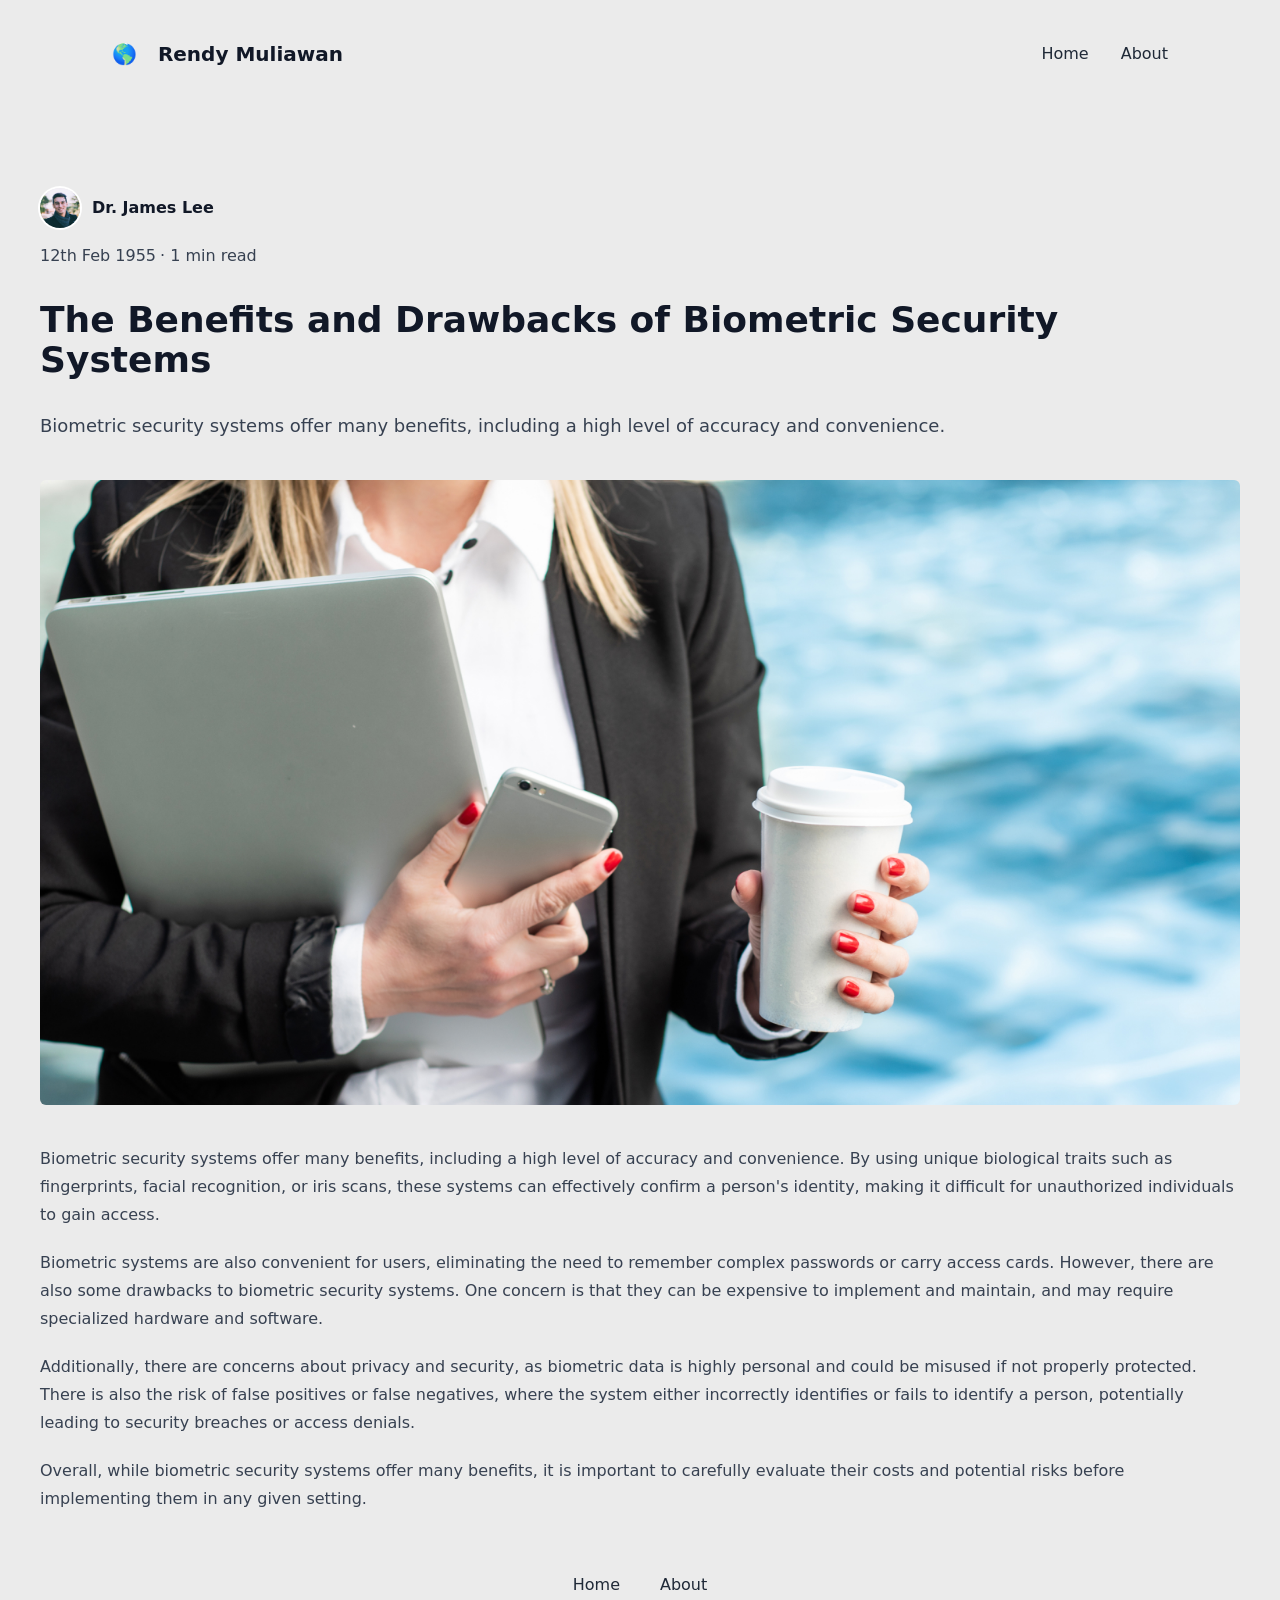
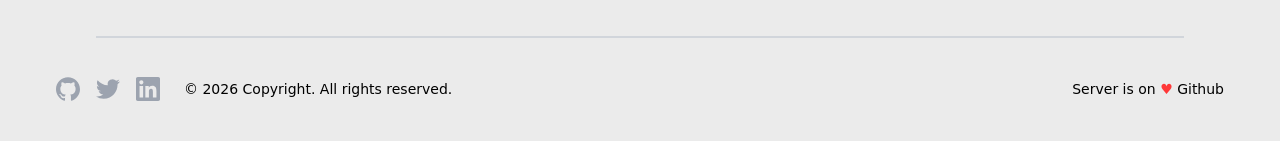
<file: the-benefits-and-drawbacks-of-biometric-security-systems/index.html>
<!DOCTYPE html><html><head><meta charSet="utf-8"/><meta name="viewport" content="width=device-width"/><title>The Benefits and Drawbacks of Biometric Security Systems</title><meta name="description" content="Biometric security systems offer many benefits, including a high level of accuracy and convenience."/><meta name="twitter:card" content="summary_large_image"/><meta name="twitter:site" content="@site"/><meta name="twitter:creator" content="@rendy1287"/><meta property="og:title" content="The Benefits and Drawbacks of Biometric Security Systems"/><meta property="og:description" content="Biometric security systems offer many benefits, including a high level of accuracy and convenience."/><meta property="og:image:alt" content="Profile"/><meta property="og:site_name" content="The Benefits and Drawbacks of Biometric Security Systems"/><meta property="og:url" content=""/><meta property="og:image" content="/images/posts/the-benefits-and-drawbacks-of-biometric-security-systems/coverImage.jpg"/><link rel="icon" href="/favicon2.png"/><meta name="next-head-count" content="14"/><link rel="preload" href="/_next/static/css/5028bfb8604db3ee.css" as="style"/><link rel="stylesheet" href="/_next/static/css/5028bfb8604db3ee.css" data-n-g=""/><noscript data-n-css=""></noscript><script defer="" nomodule="" src="/_next/static/chunks/polyfills-78c92fac7aa8fdd8.js"></script><script src="/_next/static/chunks/webpack-f32c77bc988234ac.js" defer=""></script><script src="/_next/static/chunks/framework-fc1c067761e62a33.js" defer=""></script><script src="/_next/static/chunks/main-60c117dbd4ef9169.js" defer=""></script><script src="/_next/static/chunks/pages/_app-3aefd6926aa5cdf3.js" defer=""></script><script src="/_next/static/chunks/262-fde9285eff8446ca.js" defer=""></script><script src="/_next/static/chunks/260-03c2c03b7592e804.js" defer=""></script><script src="/_next/static/chunks/pages/%5Bpost%5D-c076c9614181cef8.js" defer=""></script><script src="/_next/static/uV_wc77otaQeEwHCoiUc0/_buildManifest.js" defer=""></script><script src="/_next/static/uV_wc77otaQeEwHCoiUc0/_ssgManifest.js" defer=""></script></head><body><div id="__next"><div class="flex min-h-screen flex-col font-sans bg-neutral-200/80"><header class="prose max-w-none border-b-2 md:border-b-0 border-slate-100 mb-10 md:mb-20"><div class="flex justify-between items-center px-4 md:px-28 py-4 md:py-10 h-full"><a class="no-underline text-xl font-bold" href="/" aria-label="Link to home page">🌎   Rendy Muliawan</a><nav class="-mr-2 min-[768px]:hidden"><button type="button" class="inline-flex items-center justify-center rounded-md bg-white p-2 text-gray-400 hover:bg-gray-100 hover:text-gray-500 focus:outline-none" aria-label="Open menu"><svg class="h-6 w-6 stroke-gray-900" xmlns="http://www.w3.org/2000/svg" fill="none" viewBox="0 0 24 24" stroke-width="1.5" stroke="currentColor" aria-hidden="true" focusable="false"><path stroke-linecap="round" stroke-linejoin="round" d="M3.75 6.75h16.5M3.75 12h16.5m-16.5 5.25h16.5"></path></svg></button></nav><nav class="items-center space-x-8 hidden min-[768px]:flex"><a class="no-underline justify-center items-center focus:outline-none focus-visible:ring-2 focus-visible:ring-offset-1 text-gray-800 px-0 hover:text-cyan-700 hover:bg-none bg-none font-medium shrink-0 border-transparent" href="/">Home</a><a class="no-underline justify-center items-center focus:outline-none focus-visible:ring-2 focus-visible:ring-offset-1 text-gray-800 px-0 hover:text-cyan-700 hover:bg-none bg-none font-medium shrink-0 border-transparent" href="/about">About</a></nav></div></header><main class="max-w-none flex flex-1 flex-col"><div class="flex-1"><div class="max-w-7xl mx-auto px-4 md:px-10"><div class="flex gap-3 items-center flex-wrap"><ul class="flex -space-x-2 shrink-0"><li><img alt="Avatar for Dr. James Lee" loading="lazy" width="80" height="80" decoding="async" data-nimg="1" class="w-10 h-10 rounded-full ring-2 ring-white object-cover" style="color:transparent" src="/images/authors/dr-james-lee/avatar.jpg"/></li></ul><p class="font-semibold text-gray-900">Dr. James Lee</p></div><div class="mt-4 flex justify-between"><span class="flex gap-1 text-gray-700"><p class="">12th Feb 1955</p><p class="">· <!-- -->1 min read</p></span></div><div class="mt-8 prose max-w-none"><h1 class="mt-4">The Benefits and Drawbacks of Biometric Security Systems</h1><p class="text-lg">Biometric security systems offer many benefits, including a high level of accuracy and convenience.</p><div class="mt-10 not-prose"><img alt="The Benefits and Drawbacks of Biometric Security Systems Cover image" loading="lazy" width="1536" height="800" decoding="async" data-nimg="1" class="w-full rounded-md" style="color:transparent" src="/images/posts/the-benefits-and-drawbacks-of-biometric-security-systems/coverImage.jpg"/></div><div class="mt-10"><p>Biometric security systems offer many benefits, including a high level of accuracy and convenience. By using unique biological traits such as fingerprints, facial recognition, or iris scans, these systems can effectively confirm a person&#x27;s identity, making it difficult for unauthorized individuals to gain access.</p><p>Biometric systems are also convenient for users, eliminating the need to remember complex passwords or carry access cards. However, there are also some drawbacks to biometric security systems. One concern is that they can be expensive to implement and maintain, and may require specialized hardware and software.</p><p>Additionally, there are concerns about privacy and security, as biometric data is highly personal and could be misused if not properly protected. There is also the risk of false positives or false negatives, where the system either incorrectly identifies or fails to identify a person, potentially leading to security breaches or access denials.</p><p>Overall, while biometric security systems offer many benefits, it is important to carefully evaluate their costs and potential risks before implementing them in any given setting.</p></div></div></div></div></main><footer class="py-6 md:py-10 px-4"><h2 class="sr-only">Footer</h2><div class="mx-auto max-w-7xl"><ul class="flex flex-row justify-center gap-10 items-center"><li class="list-none h-6"><a class="no-underline justify-center items-center focus:outline-none focus-visible:ring-2 focus-visible:ring-offset-1 text-gray-800 px-0 hover:text-cyan-700 hover:bg-none bg-none font-medium shrink-0 border-transparent block h-full" href="/">Home</a></li><li class="list-none h-6"><a class="no-underline justify-center items-center focus:outline-none focus-visible:ring-2 focus-visible:ring-offset-1 text-gray-800 px-0 hover:text-cyan-700 hover:bg-none bg-none font-medium shrink-0 border-transparent block h-full" href="/about">About</a></li></ul><div role="separator" class="mx-auto flex h-6 w-full max-w-7xl justify-center items-center gap-2 py-6 md:py-10 md:px-20"><div class="h-0.5 flex-1 bg-gray-300 "></div></div><div class=" flex flex-col gap-6 md:flex-row justify-between items-center max-w-7xl px-5 md:px-10 text-center md:text-left external-link"><div class="flex flex-col md:flex-row items-center gap-6"><div class="flex space-x-4 md:justify-center xl:justify-start"><a href="https://www.github.com/rendy1287" target="_blank" rel="noopener noreferrer" class="font-medium text-gray-400 after:hidden" aria-label="My Github page (opens in new window)"><svg class="h-6 w-6" fill="currentColor" viewBox="0 0 24 24" aria-hidden="true" focusable="false"><path d="M12 .297c-6.63 0-12 5.373-12 12 0 5.303 3.438 9.8 8.205 11.385.6.113.82-.258.82-.577 0-.285-.01-1.04-.015-2.04-3.338.724-4.042-1.61-4.042-1.61C4.422 18.07 3.633 17.7 3.633 17.7c-1.087-.744.084-.729.084-.729 1.205.084 1.838 1.236 1.838 1.236 1.07 1.835 2.809 1.305 3.495.998.108-.776.417-1.305.76-1.605-2.665-.3-5.466-1.332-5.466-5.93 0-1.31.465-2.38 1.235-3.22-.135-.303-.54-1.523.105-3.176 0 0 1.005-.322 3.3 1.23.96-.267 1.98-.399 3-.405 1.02.006 2.04.138 3 .405 2.28-1.552 3.285-1.23 3.285-1.23.645 1.653.24 2.873.12 3.176.765.84 1.23 1.91 1.23 3.22 0 4.61-2.805 5.625-5.475 5.92.42.36.81 1.096.81 2.22 0 1.606-.015 2.896-.015 3.286 0 .315.21.69.825.57C20.565 22.092 24 17.592 24 12.297c0-6.627-5.373-12-12-12"></path></svg></a><a href="https://www.twitter.com/rendy1287" target="_blank" rel="noopener noreferrer" class="text-gray-400 after:hidden" aria-label="My Twitter profile (opens in new window)"><svg class="h-6 w-6" fill="currentColor" viewBox="0 0 24 24" aria-hidden="true" focusable="false"><path d="M23.953 4.57a10 10 0 01-2.825.775 4.958 4.958 0 002.163-2.723c-.951.555-2.005.959-3.127 1.184a4.92 4.92 0 00-8.384 4.482C7.69 8.095 4.067 6.13 1.64 3.162a4.822 4.822 0 00-.666 2.475c0 1.71.87 3.213 2.188 4.096a4.904 4.904 0 01-2.228-.616v.06a4.923 4.923 0 003.946 4.827 4.996 4.996 0 01-2.212.085 4.936 4.936 0 004.604 3.417 9.867 9.867 0 01-6.102 2.105c-.39 0-.779-.023-1.17-.067a13.995 13.995 0 007.557 2.209c9.053 0 13.998-7.496 13.998-13.985 0-.21 0-.42-.015-.63A9.935 9.935 0 0024 4.59z"></path></svg></a><a href="https://www.linkedin.com" target="_blank" rel="noopener noreferrer" class="text-gray-400 after:hidden" aria-label="My LinkedIn profile (opens in new window)"><svg class="h-6 w-6" fill="currentColor" viewBox="0 0 24 24" aria-hidden="true" focusable="false"><path d="M20.447 20.452h-3.554v-5.569c0-1.328-.027-3.037-1.852-3.037-1.853 0-2.136 1.445-2.136 2.939v5.667H9.351V9h3.414v1.561h.046c.477-.9 1.637-1.85 3.37-1.85 3.601 0 4.267 2.37 4.267 5.455v6.286zM5.337 7.433c-1.144 0-2.063-.926-2.063-2.065 0-1.138.92-2.063 2.063-2.063 1.14 0 2.064.925 2.064 2.063 0 1.139-.925 2.065-2.064 2.065zm1.782 13.019H3.555V9h3.564v11.452zM22.225 0H1.771C.792 0 0 .774 0 1.729v20.542C0 23.227.792 24 1.771 24h20.451C23.2 24 24 23.227 24 22.271V1.729C24 .774 23.2 0 22.222 0h.003z"></path></svg></a></div><p class="text-sm">© <!-- -->2026<!-- --> Copyright. All rights reserved.</p></div><p class="text-sm">Server is on <span class="text-[#ff3838]">♥</span> Github</p></div></div></footer></div></div><script id="__NEXT_DATA__" type="application/json">{"props":{"pageProps":{"post":{"title":"The Benefits and Drawbacks of Biometric Security Systems","summary":"Biometric security systems offer many benefits, including a high level of accuracy and convenience.","publishedDate":"1955-02-12","coverImage":"coverImage.jpg","wordCount":123,"authors":["dr-james-lee"],"content":[{"type":"paragraph","children":[{"text":"Biometric security systems offer many benefits, including a high level of accuracy and convenience. By using unique biological traits such as fingerprints, facial recognition, or iris scans, these systems can effectively confirm a person's identity, making it difficult for unauthorized individuals to gain access."}]},{"type":"paragraph","children":[{"text":"Biometric systems are also convenient for users, eliminating the need to remember complex passwords or carry access cards. However, there are also some drawbacks to biometric security systems. One concern is that they can be expensive to implement and maintain, and may require specialized hardware and software."}]},{"type":"paragraph","children":[{"text":"Additionally, there are concerns about privacy and security, as biometric data is highly personal and could be misused if not properly protected. There is also the risk of false positives or false negatives, where the system either incorrectly identifies or fails to identify a person, potentially leading to security breaches or access denials."}]},{"type":"paragraph","children":[{"text":"Overall, while biometric security systems offer many benefits, it is important to carefully evaluate their costs and potential risks before implementing them in any given setting."}]}],"slug":"the-benefits-and-drawbacks-of-biometric-security-systems"},"authors":[{"name":"Dr. James Lee","role":"Biometric Systems Engineer","avatar":"avatar.jpg","slug":"dr-james-lee"}]},"__N_SSG":true},"page":"/[post]","query":{"post":"the-benefits-and-drawbacks-of-biometric-security-systems"},"buildId":"uV_wc77otaQeEwHCoiUc0","isFallback":false,"gsp":true,"scriptLoader":[]}</script></body></html>
</file>
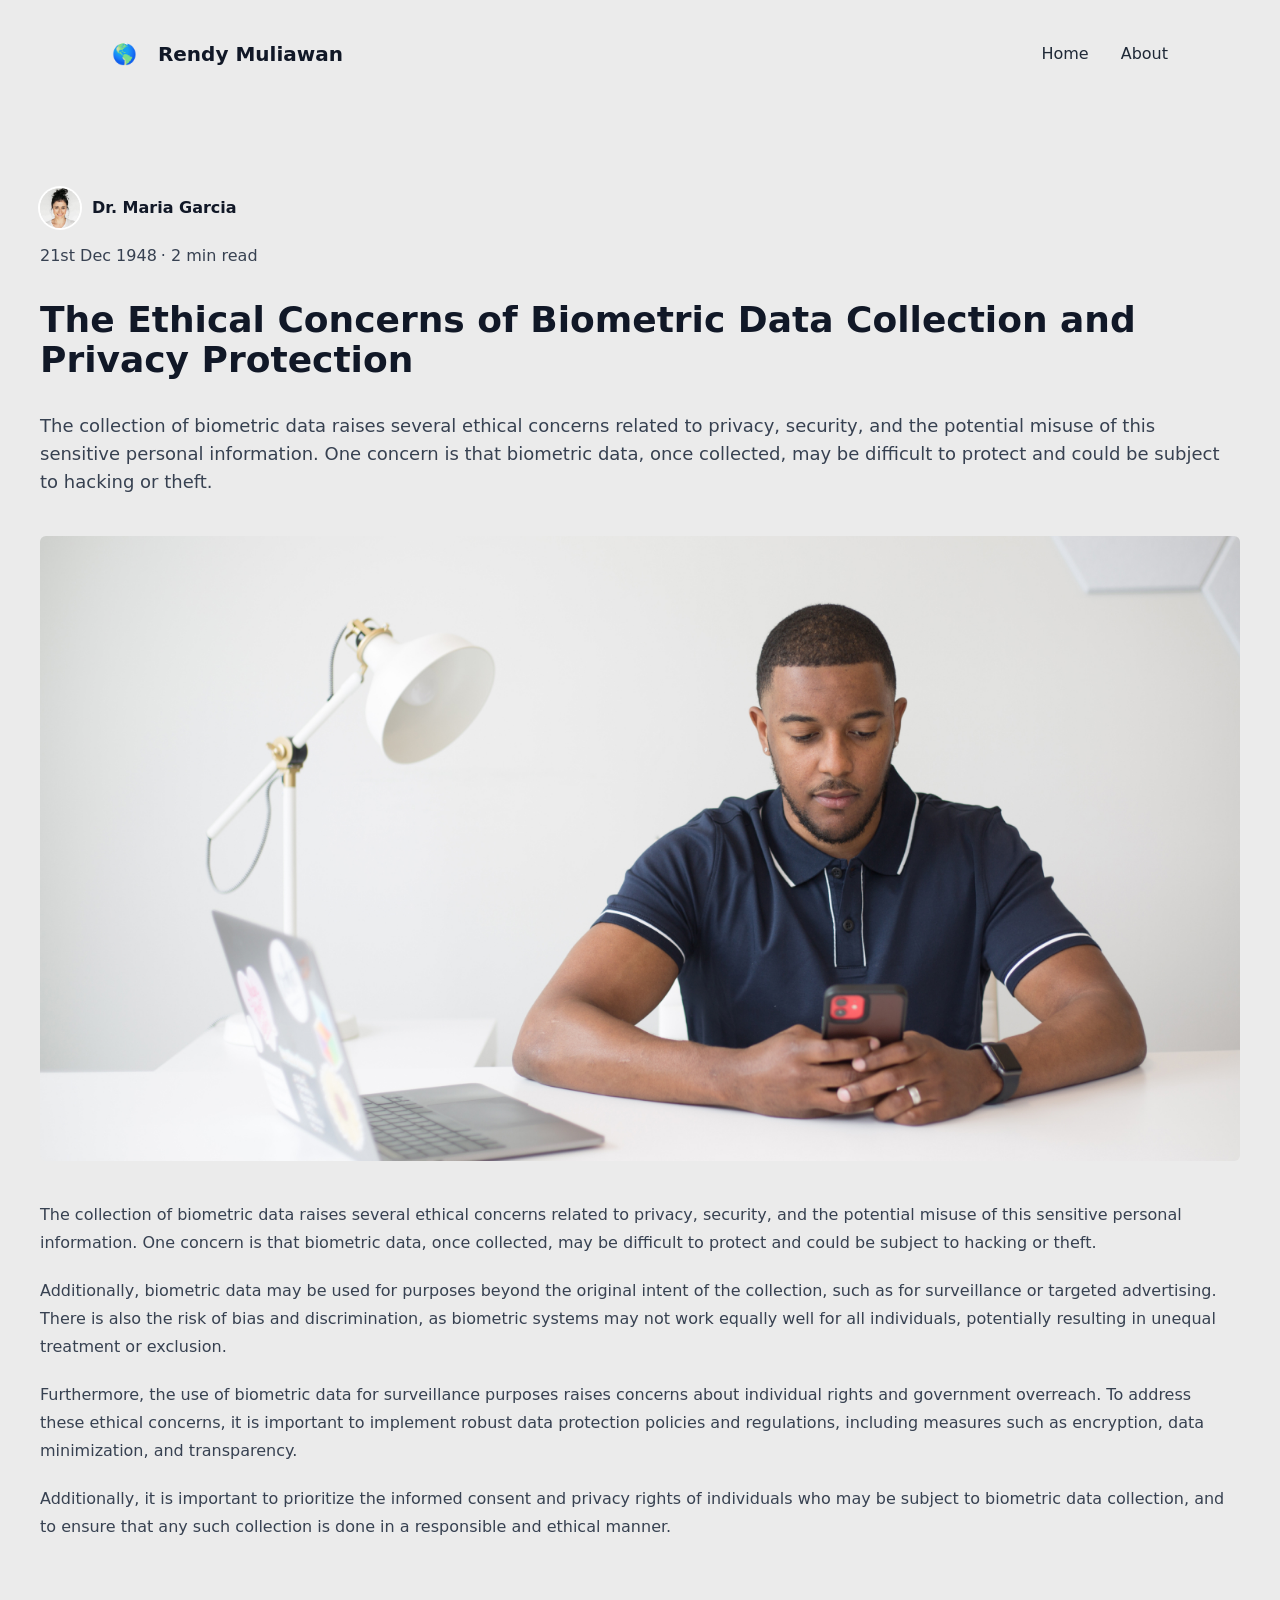
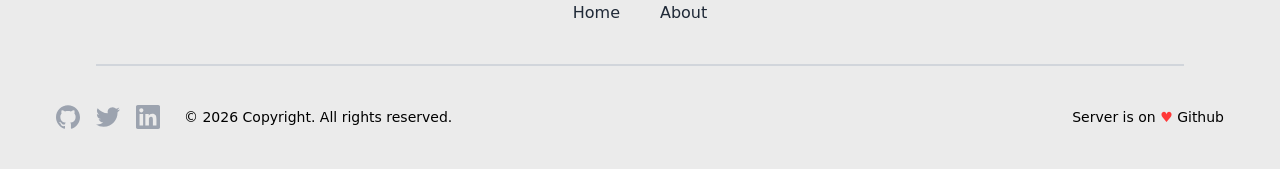
<file: the-ethical-concerns-of-biometric-data-collection-and-privacy-protection/index.html>
<!DOCTYPE html><html><head><meta charSet="utf-8"/><meta name="viewport" content="width=device-width"/><title>The Ethical Concerns of Biometric Data Collection and Privacy Protection</title><meta name="description" content="The collection of biometric data raises several ethical concerns related to privacy, security, and the potential misuse of this sensitive personal information. One concern is that biometric data, once collected, may be difficult to protect and could be subject to hacking or theft."/><meta name="twitter:card" content="summary_large_image"/><meta name="twitter:site" content="@site"/><meta name="twitter:creator" content="@rendy1287"/><meta property="og:title" content="The Ethical Concerns of Biometric Data Collection and Privacy Protection"/><meta property="og:description" content="The collection of biometric data raises several ethical concerns related to privacy, security, and the potential misuse of this sensitive personal information. One concern is that biometric data, once collected, may be difficult to protect and could be subject to hacking or theft."/><meta property="og:image:alt" content="Profile"/><meta property="og:site_name" content="The Ethical Concerns of Biometric Data Collection and Privacy Protection"/><meta property="og:url" content=""/><meta property="og:image" content="/images/posts/the-ethical-concerns-of-biometric-data-collection-and-privacy-protection/coverImage.jpg"/><link rel="icon" href="/favicon2.png"/><meta name="next-head-count" content="14"/><link rel="preload" href="/_next/static/css/5028bfb8604db3ee.css" as="style"/><link rel="stylesheet" href="/_next/static/css/5028bfb8604db3ee.css" data-n-g=""/><noscript data-n-css=""></noscript><script defer="" nomodule="" src="/_next/static/chunks/polyfills-78c92fac7aa8fdd8.js"></script><script src="/_next/static/chunks/webpack-f32c77bc988234ac.js" defer=""></script><script src="/_next/static/chunks/framework-fc1c067761e62a33.js" defer=""></script><script src="/_next/static/chunks/main-60c117dbd4ef9169.js" defer=""></script><script src="/_next/static/chunks/pages/_app-3aefd6926aa5cdf3.js" defer=""></script><script src="/_next/static/chunks/262-fde9285eff8446ca.js" defer=""></script><script src="/_next/static/chunks/260-03c2c03b7592e804.js" defer=""></script><script src="/_next/static/chunks/pages/%5Bpost%5D-c076c9614181cef8.js" defer=""></script><script src="/_next/static/uV_wc77otaQeEwHCoiUc0/_buildManifest.js" defer=""></script><script src="/_next/static/uV_wc77otaQeEwHCoiUc0/_ssgManifest.js" defer=""></script></head><body><div id="__next"><div class="flex min-h-screen flex-col font-sans bg-neutral-200/80"><header class="prose max-w-none border-b-2 md:border-b-0 border-slate-100 mb-10 md:mb-20"><div class="flex justify-between items-center px-4 md:px-28 py-4 md:py-10 h-full"><a class="no-underline text-xl font-bold" href="/" aria-label="Link to home page">🌎   Rendy Muliawan</a><nav class="-mr-2 min-[768px]:hidden"><button type="button" class="inline-flex items-center justify-center rounded-md bg-white p-2 text-gray-400 hover:bg-gray-100 hover:text-gray-500 focus:outline-none" aria-label="Open menu"><svg class="h-6 w-6 stroke-gray-900" xmlns="http://www.w3.org/2000/svg" fill="none" viewBox="0 0 24 24" stroke-width="1.5" stroke="currentColor" aria-hidden="true" focusable="false"><path stroke-linecap="round" stroke-linejoin="round" d="M3.75 6.75h16.5M3.75 12h16.5m-16.5 5.25h16.5"></path></svg></button></nav><nav class="items-center space-x-8 hidden min-[768px]:flex"><a class="no-underline justify-center items-center focus:outline-none focus-visible:ring-2 focus-visible:ring-offset-1 text-gray-800 px-0 hover:text-cyan-700 hover:bg-none bg-none font-medium shrink-0 border-transparent" href="/">Home</a><a class="no-underline justify-center items-center focus:outline-none focus-visible:ring-2 focus-visible:ring-offset-1 text-gray-800 px-0 hover:text-cyan-700 hover:bg-none bg-none font-medium shrink-0 border-transparent" href="/about">About</a></nav></div></header><main class="max-w-none flex flex-1 flex-col"><div class="flex-1"><div class="max-w-7xl mx-auto px-4 md:px-10"><div class="flex gap-3 items-center flex-wrap"><ul class="flex -space-x-2 shrink-0"><li><img alt="Avatar for Dr. Maria Garcia" loading="lazy" width="80" height="80" decoding="async" data-nimg="1" class="w-10 h-10 rounded-full ring-2 ring-white object-cover" style="color:transparent" src="/images/authors/dr-maria-garcia/avatar.jpg"/></li></ul><p class="font-semibold text-gray-900">Dr. Maria Garcia</p></div><div class="mt-4 flex justify-between"><span class="flex gap-1 text-gray-700"><p class="">21st Dec 1948</p><p class="">· <!-- -->2 min read</p></span></div><div class="mt-8 prose max-w-none"><h1 class="mt-4">The Ethical Concerns of Biometric Data Collection and Privacy Protection</h1><p class="text-lg">The collection of biometric data raises several ethical concerns related to privacy, security, and the potential misuse of this sensitive personal information. One concern is that biometric data, once collected, may be difficult to protect and could be subject to hacking or theft.</p><div class="mt-10 not-prose"><img alt="The Ethical Concerns of Biometric Data Collection and Privacy Protection Cover image" loading="lazy" width="1536" height="800" decoding="async" data-nimg="1" class="w-full rounded-md" style="color:transparent" src="/images/posts/the-ethical-concerns-of-biometric-data-collection-and-privacy-protection/coverImage.jpg"/></div><div class="mt-10"><p>The collection of biometric data raises several ethical concerns related to privacy, security, and the potential misuse of this sensitive personal information. One concern is that biometric data, once collected, may be difficult to protect and could be subject to hacking or theft.</p><p>Additionally, biometric data may be used for purposes beyond the original intent of the collection, such as for surveillance or targeted advertising. There is also the risk of bias and discrimination, as biometric systems may not work equally well for all individuals, potentially resulting in unequal treatment or exclusion.</p><p>Furthermore, the use of biometric data for surveillance purposes raises concerns about individual rights and government overreach. To address these ethical concerns, it is important to implement robust data protection policies and regulations, including measures such as encryption, data minimization, and transparency.</p><p>Additionally, it is important to prioritize the informed consent and privacy rights of individuals who may be subject to biometric data collection, and to ensure that any such collection is done in a responsible and ethical manner.</p></div></div></div></div></main><footer class="py-6 md:py-10 px-4"><h2 class="sr-only">Footer</h2><div class="mx-auto max-w-7xl"><ul class="flex flex-row justify-center gap-10 items-center"><li class="list-none h-6"><a class="no-underline justify-center items-center focus:outline-none focus-visible:ring-2 focus-visible:ring-offset-1 text-gray-800 px-0 hover:text-cyan-700 hover:bg-none bg-none font-medium shrink-0 border-transparent block h-full" href="/">Home</a></li><li class="list-none h-6"><a class="no-underline justify-center items-center focus:outline-none focus-visible:ring-2 focus-visible:ring-offset-1 text-gray-800 px-0 hover:text-cyan-700 hover:bg-none bg-none font-medium shrink-0 border-transparent block h-full" href="/about">About</a></li></ul><div role="separator" class="mx-auto flex h-6 w-full max-w-7xl justify-center items-center gap-2 py-6 md:py-10 md:px-20"><div class="h-0.5 flex-1 bg-gray-300 "></div></div><div class=" flex flex-col gap-6 md:flex-row justify-between items-center max-w-7xl px-5 md:px-10 text-center md:text-left external-link"><div class="flex flex-col md:flex-row items-center gap-6"><div class="flex space-x-4 md:justify-center xl:justify-start"><a href="https://www.github.com/rendy1287" target="_blank" rel="noopener noreferrer" class="font-medium text-gray-400 after:hidden" aria-label="My Github page (opens in new window)"><svg class="h-6 w-6" fill="currentColor" viewBox="0 0 24 24" aria-hidden="true" focusable="false"><path d="M12 .297c-6.63 0-12 5.373-12 12 0 5.303 3.438 9.8 8.205 11.385.6.113.82-.258.82-.577 0-.285-.01-1.04-.015-2.04-3.338.724-4.042-1.61-4.042-1.61C4.422 18.07 3.633 17.7 3.633 17.7c-1.087-.744.084-.729.084-.729 1.205.084 1.838 1.236 1.838 1.236 1.07 1.835 2.809 1.305 3.495.998.108-.776.417-1.305.76-1.605-2.665-.3-5.466-1.332-5.466-5.93 0-1.31.465-2.38 1.235-3.22-.135-.303-.54-1.523.105-3.176 0 0 1.005-.322 3.3 1.23.96-.267 1.98-.399 3-.405 1.02.006 2.04.138 3 .405 2.28-1.552 3.285-1.23 3.285-1.23.645 1.653.24 2.873.12 3.176.765.84 1.23 1.91 1.23 3.22 0 4.61-2.805 5.625-5.475 5.92.42.36.81 1.096.81 2.22 0 1.606-.015 2.896-.015 3.286 0 .315.21.69.825.57C20.565 22.092 24 17.592 24 12.297c0-6.627-5.373-12-12-12"></path></svg></a><a href="https://www.twitter.com/rendy1287" target="_blank" rel="noopener noreferrer" class="text-gray-400 after:hidden" aria-label="My Twitter profile (opens in new window)"><svg class="h-6 w-6" fill="currentColor" viewBox="0 0 24 24" aria-hidden="true" focusable="false"><path d="M23.953 4.57a10 10 0 01-2.825.775 4.958 4.958 0 002.163-2.723c-.951.555-2.005.959-3.127 1.184a4.92 4.92 0 00-8.384 4.482C7.69 8.095 4.067 6.13 1.64 3.162a4.822 4.822 0 00-.666 2.475c0 1.71.87 3.213 2.188 4.096a4.904 4.904 0 01-2.228-.616v.06a4.923 4.923 0 003.946 4.827 4.996 4.996 0 01-2.212.085 4.936 4.936 0 004.604 3.417 9.867 9.867 0 01-6.102 2.105c-.39 0-.779-.023-1.17-.067a13.995 13.995 0 007.557 2.209c9.053 0 13.998-7.496 13.998-13.985 0-.21 0-.42-.015-.63A9.935 9.935 0 0024 4.59z"></path></svg></a><a href="https://www.linkedin.com" target="_blank" rel="noopener noreferrer" class="text-gray-400 after:hidden" aria-label="My LinkedIn profile (opens in new window)"><svg class="h-6 w-6" fill="currentColor" viewBox="0 0 24 24" aria-hidden="true" focusable="false"><path d="M20.447 20.452h-3.554v-5.569c0-1.328-.027-3.037-1.852-3.037-1.853 0-2.136 1.445-2.136 2.939v5.667H9.351V9h3.414v1.561h.046c.477-.9 1.637-1.85 3.37-1.85 3.601 0 4.267 2.37 4.267 5.455v6.286zM5.337 7.433c-1.144 0-2.063-.926-2.063-2.065 0-1.138.92-2.063 2.063-2.063 1.14 0 2.064.925 2.064 2.063 0 1.139-.925 2.065-2.064 2.065zm1.782 13.019H3.555V9h3.564v11.452zM22.225 0H1.771C.792 0 0 .774 0 1.729v20.542C0 23.227.792 24 1.771 24h20.451C23.2 24 24 23.227 24 22.271V1.729C24 .774 23.2 0 22.222 0h.003z"></path></svg></a></div><p class="text-sm">© <!-- -->2026<!-- --> Copyright. All rights reserved.</p></div><p class="text-sm">Server is on <span class="text-[#ff3838]">♥</span> Github</p></div></div></footer></div></div><script id="__NEXT_DATA__" type="application/json">{"props":{"pageProps":{"post":{"title":"The Ethical Concerns of Biometric Data Collection and Privacy Protection","summary":"The collection of biometric data raises several ethical concerns related to privacy, security, and the potential misuse of this sensitive personal information. One concern is that biometric data, once collected, may be difficult to protect and could be subject to hacking or theft.","publishedDate":"1948-12-21","coverImage":"coverImage.jpg","wordCount":430,"authors":["dr-maria-garcia"],"content":[{"type":"paragraph","children":[{"text":"The collection of biometric data raises several ethical concerns related to privacy, security, and the potential misuse of this sensitive personal information. One concern is that biometric data, once collected, may be difficult to protect and could be subject to hacking or theft."}]},{"type":"paragraph","children":[{"text":"Additionally, biometric data may be used for purposes beyond the original intent of the collection, such as for surveillance or targeted advertising. There is also the risk of bias and discrimination, as biometric systems may not work equally well for all individuals, potentially resulting in unequal treatment or exclusion."}]},{"type":"paragraph","children":[{"text":"Furthermore, the use of biometric data for surveillance purposes raises concerns about individual rights and government overreach. To address these ethical concerns, it is important to implement robust data protection policies and regulations, including measures such as encryption, data minimization, and transparency."}]},{"type":"paragraph","children":[{"text":"Additionally, it is important to prioritize the informed consent and privacy rights of individuals who may be subject to biometric data collection, and to ensure that any such collection is done in a responsible and ethical manner."}]}],"slug":"the-ethical-concerns-of-biometric-data-collection-and-privacy-protection"},"authors":[{"name":"Dr. Maria Garcia","role":"Biometric Data Analyst","avatar":"avatar.jpg","slug":"dr-maria-garcia"}]},"__N_SSG":true},"page":"/[post]","query":{"post":"the-ethical-concerns-of-biometric-data-collection-and-privacy-protection"},"buildId":"uV_wc77otaQeEwHCoiUc0","isFallback":false,"gsp":true,"scriptLoader":[]}</script></body></html>
</file>
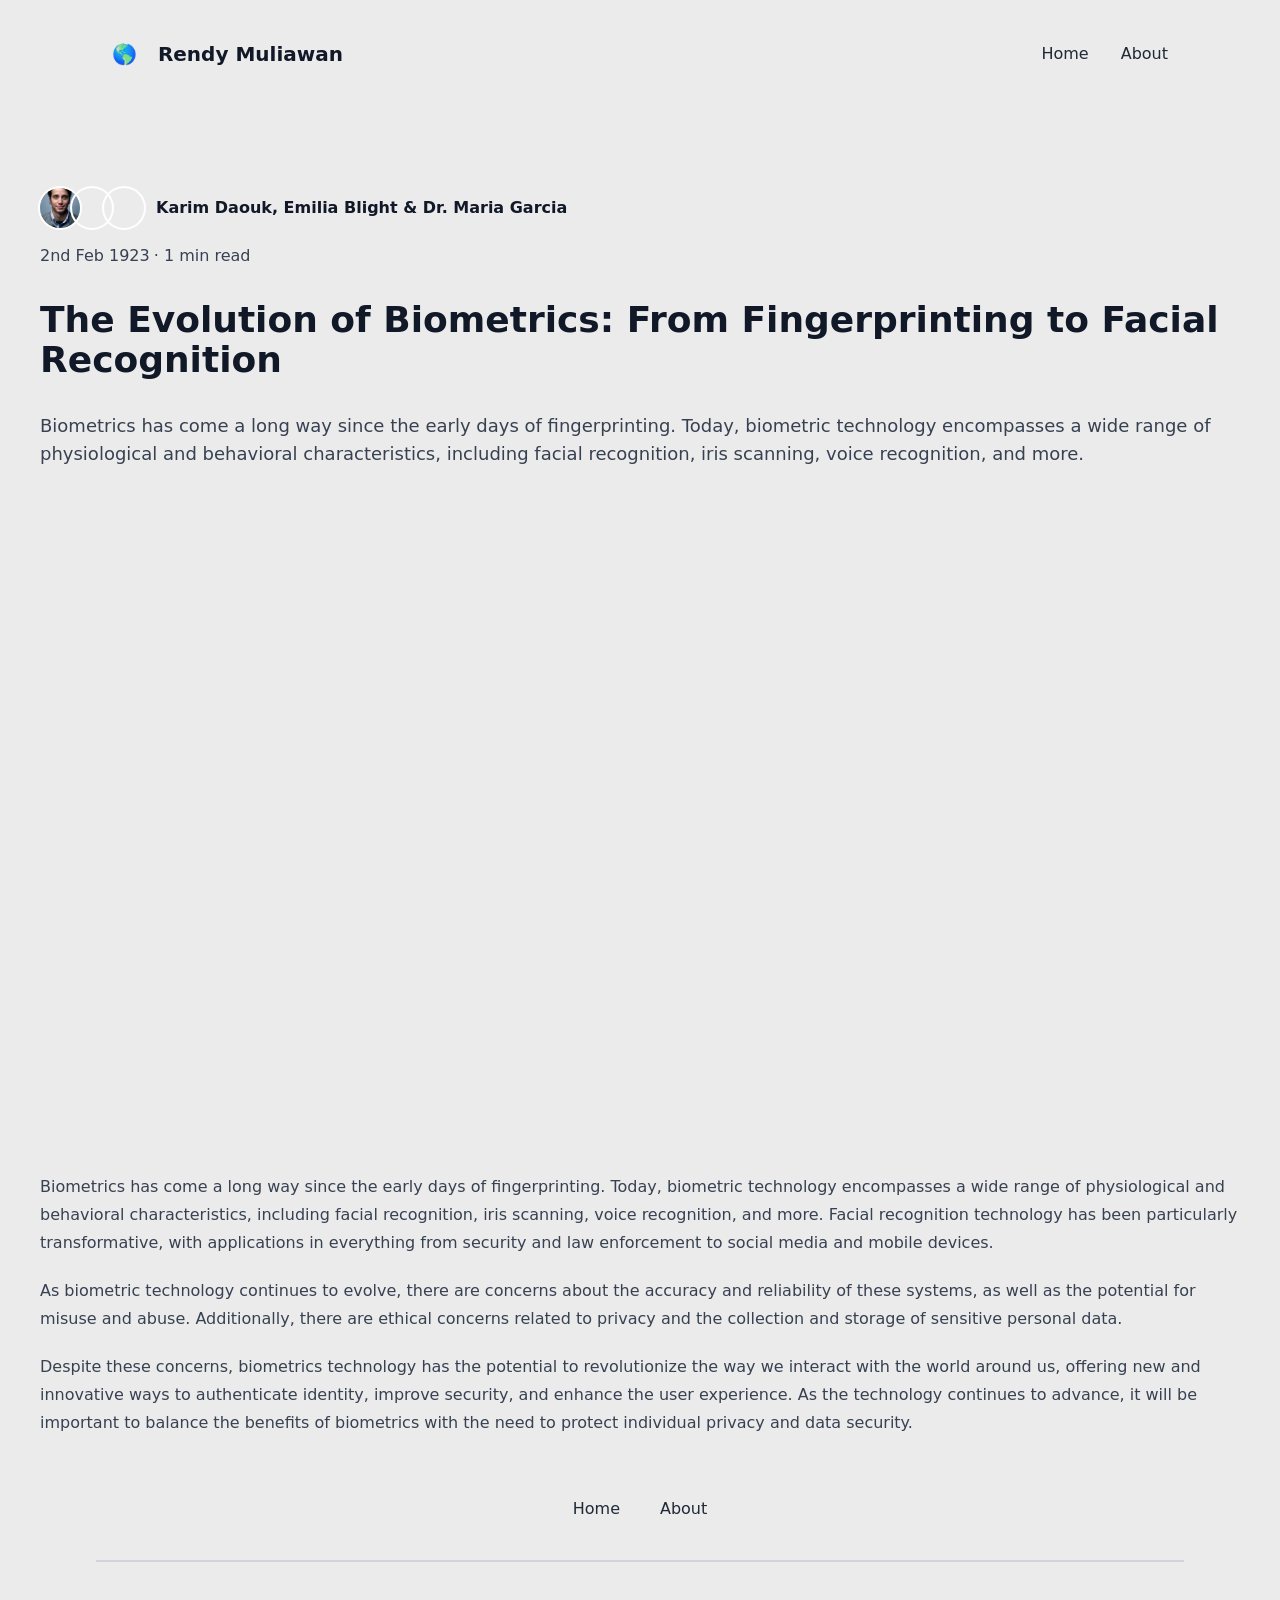
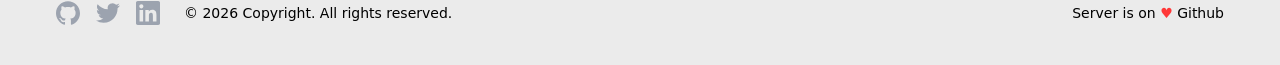
<file: the-evolution-of-biometrics-from-fingerprinting-to-facial-recognition/index.html>
<!DOCTYPE html><html><head><meta charSet="utf-8"/><meta name="viewport" content="width=device-width"/><title>The Evolution of Biometrics: From Fingerprinting to Facial Recognition</title><meta name="description" content="Biometrics has come a long way since the early days of fingerprinting. Today, biometric technology encompasses a wide range of physiological and behavioral characteristics, including facial recognition, iris scanning, voice recognition, and more."/><meta name="twitter:card" content="summary_large_image"/><meta name="twitter:site" content="@site"/><meta name="twitter:creator" content="@rendy1287"/><meta property="og:title" content="The Evolution of Biometrics: From Fingerprinting to Facial Recognition"/><meta property="og:description" content="Biometrics has come a long way since the early days of fingerprinting. Today, biometric technology encompasses a wide range of physiological and behavioral characteristics, including facial recognition, iris scanning, voice recognition, and more."/><meta property="og:image:alt" content="Profile"/><meta property="og:site_name" content="The Evolution of Biometrics: From Fingerprinting to Facial Recognition"/><meta property="og:url" content=""/><meta property="og:image" content="/images/posts/the-evolution-of-biometrics-from-fingerprinting-to-facial-recognition/coverImage.jpg"/><link rel="icon" href="/favicon2.png"/><meta name="next-head-count" content="14"/><link rel="preload" href="/_next/static/css/5028bfb8604db3ee.css" as="style"/><link rel="stylesheet" href="/_next/static/css/5028bfb8604db3ee.css" data-n-g=""/><noscript data-n-css=""></noscript><script defer="" nomodule="" src="/_next/static/chunks/polyfills-78c92fac7aa8fdd8.js"></script><script src="/_next/static/chunks/webpack-f32c77bc988234ac.js" defer=""></script><script src="/_next/static/chunks/framework-fc1c067761e62a33.js" defer=""></script><script src="/_next/static/chunks/main-60c117dbd4ef9169.js" defer=""></script><script src="/_next/static/chunks/pages/_app-3aefd6926aa5cdf3.js" defer=""></script><script src="/_next/static/chunks/262-fde9285eff8446ca.js" defer=""></script><script src="/_next/static/chunks/260-03c2c03b7592e804.js" defer=""></script><script src="/_next/static/chunks/pages/%5Bpost%5D-c076c9614181cef8.js" defer=""></script><script src="/_next/static/uV_wc77otaQeEwHCoiUc0/_buildManifest.js" defer=""></script><script src="/_next/static/uV_wc77otaQeEwHCoiUc0/_ssgManifest.js" defer=""></script></head><body><div id="__next"><div class="flex min-h-screen flex-col font-sans bg-neutral-200/80"><header class="prose max-w-none border-b-2 md:border-b-0 border-slate-100 mb-10 md:mb-20"><div class="flex justify-between items-center px-4 md:px-28 py-4 md:py-10 h-full"><a class="no-underline text-xl font-bold" href="/" aria-label="Link to home page">🌎   Rendy Muliawan</a><nav class="-mr-2 min-[768px]:hidden"><button type="button" class="inline-flex items-center justify-center rounded-md bg-white p-2 text-gray-400 hover:bg-gray-100 hover:text-gray-500 focus:outline-none" aria-label="Open menu"><svg class="h-6 w-6 stroke-gray-900" xmlns="http://www.w3.org/2000/svg" fill="none" viewBox="0 0 24 24" stroke-width="1.5" stroke="currentColor" aria-hidden="true" focusable="false"><path stroke-linecap="round" stroke-linejoin="round" d="M3.75 6.75h16.5M3.75 12h16.5m-16.5 5.25h16.5"></path></svg></button></nav><nav class="items-center space-x-8 hidden min-[768px]:flex"><a class="no-underline justify-center items-center focus:outline-none focus-visible:ring-2 focus-visible:ring-offset-1 text-gray-800 px-0 hover:text-cyan-700 hover:bg-none bg-none font-medium shrink-0 border-transparent" href="/">Home</a><a class="no-underline justify-center items-center focus:outline-none focus-visible:ring-2 focus-visible:ring-offset-1 text-gray-800 px-0 hover:text-cyan-700 hover:bg-none bg-none font-medium shrink-0 border-transparent" href="/about">About</a></nav></div></header><main class="max-w-none flex flex-1 flex-col"><div class="flex-1"><div class="max-w-7xl mx-auto px-4 md:px-10"><div class="flex gap-3 items-center flex-wrap"><ul class="flex -space-x-2 shrink-0"><li><img alt="Avatar for Karim Daouk" loading="lazy" width="80" height="80" decoding="async" data-nimg="1" class="w-10 h-10 rounded-full ring-2 ring-white object-cover" style="color:transparent" src="/images/authors/karim-daouk/avatar.jpg"/></li><li><img alt="Avatar for Emilia Blight" loading="lazy" width="80" height="80" decoding="async" data-nimg="1" class="w-10 h-10 rounded-full ring-2 ring-white object-cover" style="color:transparent" src="/images/authors/emilia-blight/avatar.jpg"/></li><li><img alt="Avatar for Dr. Maria Garcia" loading="lazy" width="80" height="80" decoding="async" data-nimg="1" class="w-10 h-10 rounded-full ring-2 ring-white object-cover" style="color:transparent" src="/images/authors/dr-maria-garcia/avatar.jpg"/></li></ul><p class="font-semibold text-gray-900">Karim Daouk, Emilia Blight &amp; Dr. Maria Garcia</p></div><div class="mt-4 flex justify-between"><span class="flex gap-1 text-gray-700"><p class="">2nd Feb 1923</p><p class="">· <!-- -->1 min read</p></span></div><div class="mt-8 prose max-w-none"><h1 class="mt-4">The Evolution of Biometrics: From Fingerprinting to Facial Recognition</h1><p class="text-lg">Biometrics has come a long way since the early days of fingerprinting. Today, biometric technology encompasses a wide range of physiological and behavioral characteristics, including facial recognition, iris scanning, voice recognition, and more.</p><div class="mt-10 not-prose"><img alt="The Evolution of Biometrics: From Fingerprinting to Facial Recognition Cover image" loading="lazy" width="1536" height="800" decoding="async" data-nimg="1" class="w-full rounded-md" style="color:transparent" src="/images/posts/the-evolution-of-biometrics-from-fingerprinting-to-facial-recognition/coverImage.jpg"/></div><div class="mt-10"><p>Biometrics has come a long way since the early days of fingerprinting. Today, biometric technology encompasses a wide range of physiological and behavioral characteristics, including facial recognition, iris scanning, voice recognition, and more. Facial recognition technology has been particularly transformative, with applications in everything from security and law enforcement to social media and mobile devices.</p><p>As biometric technology continues to evolve, there are concerns about the accuracy and reliability of these systems, as well as the potential for misuse and abuse. Additionally, there are ethical concerns related to privacy and the collection and storage of sensitive personal data.</p><p>Despite these concerns, biometrics technology has the potential to revolutionize the way we interact with the world around us, offering new and innovative ways to authenticate identity, improve security, and enhance the user experience. As the technology continues to advance, it will be important to balance the benefits of biometrics with the need to protect individual privacy and data security.</p></div></div></div></div></main><footer class="py-6 md:py-10 px-4"><h2 class="sr-only">Footer</h2><div class="mx-auto max-w-7xl"><ul class="flex flex-row justify-center gap-10 items-center"><li class="list-none h-6"><a class="no-underline justify-center items-center focus:outline-none focus-visible:ring-2 focus-visible:ring-offset-1 text-gray-800 px-0 hover:text-cyan-700 hover:bg-none bg-none font-medium shrink-0 border-transparent block h-full" href="/">Home</a></li><li class="list-none h-6"><a class="no-underline justify-center items-center focus:outline-none focus-visible:ring-2 focus-visible:ring-offset-1 text-gray-800 px-0 hover:text-cyan-700 hover:bg-none bg-none font-medium shrink-0 border-transparent block h-full" href="/about">About</a></li></ul><div role="separator" class="mx-auto flex h-6 w-full max-w-7xl justify-center items-center gap-2 py-6 md:py-10 md:px-20"><div class="h-0.5 flex-1 bg-gray-300 "></div></div><div class=" flex flex-col gap-6 md:flex-row justify-between items-center max-w-7xl px-5 md:px-10 text-center md:text-left external-link"><div class="flex flex-col md:flex-row items-center gap-6"><div class="flex space-x-4 md:justify-center xl:justify-start"><a href="https://www.github.com/rendy1287" target="_blank" rel="noopener noreferrer" class="font-medium text-gray-400 after:hidden" aria-label="My Github page (opens in new window)"><svg class="h-6 w-6" fill="currentColor" viewBox="0 0 24 24" aria-hidden="true" focusable="false"><path d="M12 .297c-6.63 0-12 5.373-12 12 0 5.303 3.438 9.8 8.205 11.385.6.113.82-.258.82-.577 0-.285-.01-1.04-.015-2.04-3.338.724-4.042-1.61-4.042-1.61C4.422 18.07 3.633 17.7 3.633 17.7c-1.087-.744.084-.729.084-.729 1.205.084 1.838 1.236 1.838 1.236 1.07 1.835 2.809 1.305 3.495.998.108-.776.417-1.305.76-1.605-2.665-.3-5.466-1.332-5.466-5.93 0-1.31.465-2.38 1.235-3.22-.135-.303-.54-1.523.105-3.176 0 0 1.005-.322 3.3 1.23.96-.267 1.98-.399 3-.405 1.02.006 2.04.138 3 .405 2.28-1.552 3.285-1.23 3.285-1.23.645 1.653.24 2.873.12 3.176.765.84 1.23 1.91 1.23 3.22 0 4.61-2.805 5.625-5.475 5.92.42.36.81 1.096.81 2.22 0 1.606-.015 2.896-.015 3.286 0 .315.21.69.825.57C20.565 22.092 24 17.592 24 12.297c0-6.627-5.373-12-12-12"></path></svg></a><a href="https://www.twitter.com/rendy1287" target="_blank" rel="noopener noreferrer" class="text-gray-400 after:hidden" aria-label="My Twitter profile (opens in new window)"><svg class="h-6 w-6" fill="currentColor" viewBox="0 0 24 24" aria-hidden="true" focusable="false"><path d="M23.953 4.57a10 10 0 01-2.825.775 4.958 4.958 0 002.163-2.723c-.951.555-2.005.959-3.127 1.184a4.92 4.92 0 00-8.384 4.482C7.69 8.095 4.067 6.13 1.64 3.162a4.822 4.822 0 00-.666 2.475c0 1.71.87 3.213 2.188 4.096a4.904 4.904 0 01-2.228-.616v.06a4.923 4.923 0 003.946 4.827 4.996 4.996 0 01-2.212.085 4.936 4.936 0 004.604 3.417 9.867 9.867 0 01-6.102 2.105c-.39 0-.779-.023-1.17-.067a13.995 13.995 0 007.557 2.209c9.053 0 13.998-7.496 13.998-13.985 0-.21 0-.42-.015-.63A9.935 9.935 0 0024 4.59z"></path></svg></a><a href="https://www.linkedin.com" target="_blank" rel="noopener noreferrer" class="text-gray-400 after:hidden" aria-label="My LinkedIn profile (opens in new window)"><svg class="h-6 w-6" fill="currentColor" viewBox="0 0 24 24" aria-hidden="true" focusable="false"><path d="M20.447 20.452h-3.554v-5.569c0-1.328-.027-3.037-1.852-3.037-1.853 0-2.136 1.445-2.136 2.939v5.667H9.351V9h3.414v1.561h.046c.477-.9 1.637-1.85 3.37-1.85 3.601 0 4.267 2.37 4.267 5.455v6.286zM5.337 7.433c-1.144 0-2.063-.926-2.063-2.065 0-1.138.92-2.063 2.063-2.063 1.14 0 2.064.925 2.064 2.063 0 1.139-.925 2.065-2.064 2.065zm1.782 13.019H3.555V9h3.564v11.452zM22.225 0H1.771C.792 0 0 .774 0 1.729v20.542C0 23.227.792 24 1.771 24h20.451C23.2 24 24 23.227 24 22.271V1.729C24 .774 23.2 0 22.222 0h.003z"></path></svg></a></div><p class="text-sm">© <!-- -->2026<!-- --> Copyright. All rights reserved.</p></div><p class="text-sm">Server is on <span class="text-[#ff3838]">♥</span> Github</p></div></div></footer></div></div><script id="__NEXT_DATA__" type="application/json">{"props":{"pageProps":{"post":{"title":"The Evolution of Biometrics: From Fingerprinting to Facial Recognition","summary":"Biometrics has come a long way since the early days of fingerprinting. Today, biometric technology encompasses a wide range of physiological and behavioral characteristics, including facial recognition, iris scanning, voice recognition, and more.","publishedDate":"1923-02-02","coverImage":"coverImage.jpg","wordCount":120,"authors":["karim-daouk","emilia-blight","dr-maria-garcia"],"content":[{"type":"paragraph","children":[{"text":"Biometrics has come a long way since the early days of fingerprinting. Today, biometric technology encompasses a wide range of physiological and behavioral characteristics, including facial recognition, iris scanning, voice recognition, and more. Facial recognition technology has been particularly transformative, with applications in everything from security and law enforcement to social media and mobile devices."}]},{"type":"paragraph","children":[{"text":"As biometric technology continues to evolve, there are concerns about the accuracy and reliability of these systems, as well as the potential for misuse and abuse. Additionally, there are ethical concerns related to privacy and the collection and storage of sensitive personal data."}]},{"type":"paragraph","children":[{"text":"Despite these concerns, biometrics technology has the potential to revolutionize the way we interact with the world around us, offering new and innovative ways to authenticate identity, improve security, and enhance the user experience. As the technology continues to advance, it will be important to balance the benefits of biometrics with the need to protect individual privacy and data security."}]}],"slug":"the-evolution-of-biometrics-from-fingerprinting-to-facial-recognition"},"authors":[{"name":"Karim Daouk","role":"Cybersecurity Expert","avatar":"avatar.jpg","slug":"karim-daouk"},{"name":"Emilia Blight","role":"Privacy Advocate and Attorney","avatar":"avatar.jpg","slug":"emilia-blight"},{"name":"Dr. Maria Garcia","role":"Biometric Data Analyst","avatar":"avatar.jpg","slug":"dr-maria-garcia"}]},"__N_SSG":true},"page":"/[post]","query":{"post":"the-evolution-of-biometrics-from-fingerprinting-to-facial-recognition"},"buildId":"uV_wc77otaQeEwHCoiUc0","isFallback":false,"gsp":true,"scriptLoader":[]}</script></body></html>
</file>
<file: _next/static/css/5028bfb8604db3ee.css>
/*
! tailwindcss v3.3.3 | MIT License | https://tailwindcss.com
*/*,:after,:before{box-sizing:border-box;border:0 solid #e5e7eb}:after,:before{--tw-content:""}html{line-height:1.5;-webkit-text-size-adjust:100%;-moz-tab-size:4;-o-tab-size:4;tab-size:4;font-family:ui-sans-serif,system-ui,-apple-system,BlinkMacSystemFont,Segoe UI,Roboto,Helvetica Neue,Arial,Noto Sans,sans-serif,Apple Color Emoji,Segoe UI Emoji,Segoe UI Symbol,Noto Color Emoji;font-feature-settings:normal;font-variation-settings:normal}body{margin:0;line-height:inherit}hr{height:0;color:inherit;border-top-width:1px}abbr:where([title]){-webkit-text-decoration:underline dotted;text-decoration:underline dotted}h1,h2,h3,h4,h5,h6{font-size:inherit;font-weight:inherit}a{color:inherit;text-decoration:inherit}b,strong{font-weight:bolder}code,kbd,pre,samp{font-family:ui-monospace,SFMono-Regular,Menlo,Monaco,Consolas,Liberation Mono,Courier New,monospace;font-size:1em}small{font-size:80%}sub,sup{font-size:75%;line-height:0;position:relative;vertical-align:baseline}sub{bottom:-.25em}sup{top:-.5em}table{text-indent:0;border-color:inherit;border-collapse:collapse}button,input,optgroup,select,textarea{font-family:inherit;font-feature-settings:inherit;font-variation-settings:inherit;font-size:100%;font-weight:inherit;line-height:inherit;color:inherit;margin:0;padding:0}button,select{text-transform:none}[type=button],[type=reset],[type=submit],button{-webkit-appearance:button;background-color:transparent;background-image:none}:-moz-focusring{outline:auto}:-moz-ui-invalid{box-shadow:none}progress{vertical-align:baseline}::-webkit-inner-spin-button,::-webkit-outer-spin-button{height:auto}[type=search]{-webkit-appearance:textfield;outline-offset:-2px}::-webkit-search-decoration{-webkit-appearance:none}::-webkit-file-upload-button{-webkit-appearance:button;font:inherit}summary{display:list-item}blockquote,dd,dl,figure,h1,h2,h3,h4,h5,h6,hr,p,pre{margin:0}fieldset{margin:0}fieldset,legend{padding:0}menu,ol,ul{list-style:none;margin:0;padding:0}dialog{padding:0}textarea{resize:vertical}input::-moz-placeholder,textarea::-moz-placeholder{opacity:1;color:#9ca3af}input::placeholder,textarea::placeholder{opacity:1;color:#9ca3af}[role=button],button{cursor:pointer}:disabled{cursor:default}audio,canvas,embed,iframe,img,object,svg,video{display:block;vertical-align:middle}img,video{max-width:100%;height:auto}[hidden]{display:none}*,:after,:before{--tw-border-spacing-x:0;--tw-border-spacing-y:0;--tw-translate-x:0;--tw-translate-y:0;--tw-rotate:0;--tw-skew-x:0;--tw-skew-y:0;--tw-scale-x:1;--tw-scale-y:1;--tw-pan-x: ;--tw-pan-y: ;--tw-pinch-zoom: ;--tw-scroll-snap-strictness:proximity;--tw-gradient-from-position: ;--tw-gradient-via-position: ;--tw-gradient-to-position: ;--tw-ordinal: ;--tw-slashed-zero: ;--tw-numeric-figure: ;--tw-numeric-spacing: ;--tw-numeric-fraction: ;--tw-ring-inset: ;--tw-ring-offset-width:0px;--tw-ring-offset-color:#fff;--tw-ring-color:rgba(59,130,246,.5);--tw-ring-offset-shadow:0 0 #0000;--tw-ring-shadow:0 0 #0000;--tw-shadow:0 0 #0000;--tw-shadow-colored:0 0 #0000;--tw-blur: ;--tw-brightness: ;--tw-contrast: ;--tw-grayscale: ;--tw-hue-rotate: ;--tw-invert: ;--tw-saturate: ;--tw-sepia: ;--tw-drop-shadow: ;--tw-backdrop-blur: ;--tw-backdrop-brightness: ;--tw-backdrop-contrast: ;--tw-backdrop-grayscale: ;--tw-backdrop-hue-rotate: ;--tw-backdrop-invert: ;--tw-backdrop-opacity: ;--tw-backdrop-saturate: ;--tw-backdrop-sepia: }::backdrop{--tw-border-spacing-x:0;--tw-border-spacing-y:0;--tw-translate-x:0;--tw-translate-y:0;--tw-rotate:0;--tw-skew-x:0;--tw-skew-y:0;--tw-scale-x:1;--tw-scale-y:1;--tw-pan-x: ;--tw-pan-y: ;--tw-pinch-zoom: ;--tw-scroll-snap-strictness:proximity;--tw-gradient-from-position: ;--tw-gradient-via-position: ;--tw-gradient-to-position: ;--tw-ordinal: ;--tw-slashed-zero: ;--tw-numeric-figure: ;--tw-numeric-spacing: ;--tw-numeric-fraction: ;--tw-ring-inset: ;--tw-ring-offset-width:0px;--tw-ring-offset-color:#fff;--tw-ring-color:rgba(59,130,246,.5);--tw-ring-offset-shadow:0 0 #0000;--tw-ring-shadow:0 0 #0000;--tw-shadow:0 0 #0000;--tw-shadow-colored:0 0 #0000;--tw-blur: ;--tw-brightness: ;--tw-contrast: ;--tw-grayscale: ;--tw-hue-rotate: ;--tw-invert: ;--tw-saturate: ;--tw-sepia: ;--tw-drop-shadow: ;--tw-backdrop-blur: ;--tw-backdrop-brightness: ;--tw-backdrop-contrast: ;--tw-backdrop-grayscale: ;--tw-backdrop-hue-rotate: ;--tw-backdrop-invert: ;--tw-backdrop-opacity: ;--tw-backdrop-saturate: ;--tw-backdrop-sepia: }.prose{color:var(--tw-prose-body);max-width:65ch}.prose :where(p):not(:where([class~=not-prose] *)){margin-top:1.25em;margin-bottom:1.25em}.prose :where([class~=lead]):not(:where([class~=not-prose] *)){color:var(--tw-prose-lead);font-size:1.25em;line-height:1.6;margin-top:1.2em;margin-bottom:1.2em}.prose :where(a):not(:where([class~=not-prose] *)){color:var(--tw-prose-links);text-decoration:underline;font-weight:500}.prose :where(strong):not(:where([class~=not-prose] *)){color:var(--tw-prose-bold);font-weight:600}.prose :where(a strong):not(:where([class~=not-prose] *)){color:inherit}.prose :where(blockquote strong):not(:where([class~=not-prose] *)){color:inherit}.prose :where(thead th strong):not(:where([class~=not-prose] *)){color:inherit}.prose :where(ol):not(:where([class~=not-prose] *)){list-style-type:decimal;margin-top:1.25em;margin-bottom:1.25em;padding-left:1.625em}.prose :where(ol[type=A]):not(:where([class~=not-prose] *)){list-style-type:upper-alpha}.prose :where(ol[type=a]):not(:where([class~=not-prose] *)){list-style-type:lower-alpha}.prose :where(ol[type=A s]):not(:where([class~=not-prose] *)){list-style-type:upper-alpha}.prose :where(ol[type=a s]):not(:where([class~=not-prose] *)){list-style-type:lower-alpha}.prose :where(ol[type=I]):not(:where([class~=not-prose] *)){list-style-type:upper-roman}.prose :where(ol[type=i]):not(:where([class~=not-prose] *)){list-style-type:lower-roman}.prose :where(ol[type=I s]):not(:where([class~=not-prose] *)){list-style-type:upper-roman}.prose :where(ol[type=i s]):not(:where([class~=not-prose] *)){list-style-type:lower-roman}.prose :where(ol[type="1"]):not(:where([class~=not-prose] *)){list-style-type:decimal}.prose :where(ul):not(:where([class~=not-prose] *)){list-style-type:disc;margin-top:1.25em;margin-bottom:1.25em;padding-left:1.625em}.prose :where(ol>li):not(:where([class~=not-prose] *))::marker{font-weight:400;color:var(--tw-prose-counters)}.prose :where(ul>li):not(:where([class~=not-prose] *))::marker{color:var(--tw-prose-bullets)}.prose :where(hr):not(:where([class~=not-prose] *)){border-color:var(--tw-prose-hr);border-top-width:1px;margin-top:3em;margin-bottom:3em}.prose :where(blockquote):not(:where([class~=not-prose] *)){font-weight:500;font-style:italic;color:var(--tw-prose-quotes);border-left-width:.25rem;border-left-color:var(--tw-prose-quote-borders);quotes:"\201C""\201D""\2018""\2019";margin-top:1.6em;margin-bottom:1.6em;padding-left:1em}.prose :where(blockquote p:first-of-type):not(:where([class~=not-prose] *)):before{content:open-quote}.prose :where(blockquote p:last-of-type):not(:where([class~=not-prose] *)):after{content:close-quote}.prose :where(h1):not(:where([class~=not-prose] *)){color:var(--tw-prose-headings);font-weight:800;font-size:2.25em;margin-top:0;margin-bottom:.8888889em;line-height:1.1111111}.prose :where(h1 strong):not(:where([class~=not-prose] *)){font-weight:900;color:inherit}.prose :where(h2):not(:where([class~=not-prose] *)){color:var(--tw-prose-headings);font-weight:700;font-size:1.5em;margin-top:2em;margin-bottom:1em;line-height:1.3333333}.prose :where(h2 strong):not(:where([class~=not-prose] *)){font-weight:800;color:inherit}.prose :where(h3):not(:where([class~=not-prose] *)){color:var(--tw-prose-headings);font-weight:600;font-size:1.25em;margin-top:1.6em;margin-bottom:.6em;line-height:1.6}.prose :where(h3 strong):not(:where([class~=not-prose] *)){font-weight:700;color:inherit}.prose :where(h4):not(:where([class~=not-prose] *)){color:var(--tw-prose-headings);font-weight:600;margin-top:1.5em;margin-bottom:.5em;line-height:1.5}.prose :where(h4 strong):not(:where([class~=not-prose] *)){font-weight:700;color:inherit}.prose :where(img):not(:where([class~=not-prose] *)){margin-top:2em;margin-bottom:2em}.prose :where(figure>*):not(:where([class~=not-prose] *)){margin-top:0;margin-bottom:0}.prose :where(figcaption):not(:where([class~=not-prose] *)){color:var(--tw-prose-captions);font-size:.875em;line-height:1.4285714;margin-top:.8571429em}.prose :where(code):not(:where([class~=not-prose] *)){color:var(--tw-prose-code);font-weight:600;font-size:.875em}.prose :where(code):not(:where([class~=not-prose] *)):before{content:"`"}.prose :where(code):not(:where([class~=not-prose] *)):after{content:"`"}.prose :where(a code):not(:where([class~=not-prose] *)){color:inherit}.prose :where(h1 code):not(:where([class~=not-prose] *)){color:inherit}.prose :where(h2 code):not(:where([class~=not-prose] *)){color:inherit;font-size:.875em}.prose :where(h3 code):not(:where([class~=not-prose] *)){color:inherit;font-size:.9em}.prose :where(h4 code):not(:where([class~=not-prose] *)){color:inherit}.prose :where(blockquote code):not(:where([class~=not-prose] *)){color:inherit}.prose :where(thead th code):not(:where([class~=not-prose] *)){color:inherit}.prose :where(pre):not(:where([class~=not-prose] *)){color:var(--tw-prose-pre-code);background-color:var(--tw-prose-pre-bg);overflow-x:auto;font-weight:400;font-size:.875em;line-height:1.7142857;margin-top:1.7142857em;margin-bottom:1.7142857em;border-radius:.375rem;padding:.8571429em 1.1428571em}.prose :where(pre code):not(:where([class~=not-prose] *)){background-color:transparent;border-width:0;border-radius:0;padding:0;font-weight:inherit;color:inherit;font-size:inherit;font-family:inherit;line-height:inherit}.prose :where(pre code):not(:where([class~=not-prose] *)):before{content:none}.prose :where(pre code):not(:where([class~=not-prose] *)):after{content:none}.prose :where(table):not(:where([class~=not-prose] *)){width:100%;table-layout:auto;text-align:left;margin-top:2em;margin-bottom:2em;font-size:.875em;line-height:1.7142857}.prose :where(thead):not(:where([class~=not-prose] *)){border-bottom-width:1px;border-bottom-color:var(--tw-prose-th-borders)}.prose :where(thead th):not(:where([class~=not-prose] *)){color:var(--tw-prose-headings);font-weight:600;vertical-align:bottom;padding-right:.5714286em;padding-bottom:.5714286em;padding-left:.5714286em}.prose :where(tbody tr):not(:where([class~=not-prose] *)){border-bottom-width:1px;border-bottom-color:var(--tw-prose-td-borders)}.prose :where(tbody tr:last-child):not(:where([class~=not-prose] *)){border-bottom-width:0}.prose :where(tbody td):not(:where([class~=not-prose] *)){vertical-align:baseline}.prose :where(tfoot):not(:where([class~=not-prose] *)){border-top-width:1px;border-top-color:var(--tw-prose-th-borders)}.prose :where(tfoot td):not(:where([class~=not-prose] *)){vertical-align:top}.prose{--tw-prose-body:#374151;--tw-prose-headings:#111827;--tw-prose-lead:#4b5563;--tw-prose-links:#111827;--tw-prose-bold:#111827;--tw-prose-counters:#6b7280;--tw-prose-bullets:#d1d5db;--tw-prose-hr:#e5e7eb;--tw-prose-quotes:#111827;--tw-prose-quote-borders:#e5e7eb;--tw-prose-captions:#6b7280;--tw-prose-code:#111827;--tw-prose-pre-code:#e5e7eb;--tw-prose-pre-bg:#1f2937;--tw-prose-th-borders:#d1d5db;--tw-prose-td-borders:#e5e7eb;--tw-prose-invert-body:#d1d5db;--tw-prose-invert-headings:#fff;--tw-prose-invert-lead:#9ca3af;--tw-prose-invert-links:#fff;--tw-prose-invert-bold:#fff;--tw-prose-invert-counters:#9ca3af;--tw-prose-invert-bullets:#4b5563;--tw-prose-invert-hr:#374151;--tw-prose-invert-quotes:#f3f4f6;--tw-prose-invert-quote-borders:#374151;--tw-prose-invert-captions:#9ca3af;--tw-prose-invert-code:#fff;--tw-prose-invert-pre-code:#d1d5db;--tw-prose-invert-pre-bg:rgba(0,0,0,.5);--tw-prose-invert-th-borders:#4b5563;--tw-prose-invert-td-borders:#374151;font-size:1rem;line-height:1.75}.prose :where(video):not(:where([class~=not-prose] *)){margin-top:2em;margin-bottom:2em}.prose :where(figure):not(:where([class~=not-prose] *)){margin-top:2em;margin-bottom:2em}.prose :where(li):not(:where([class~=not-prose] *)){margin-top:.5em;margin-bottom:.5em}.prose :where(ol>li):not(:where([class~=not-prose] *)){padding-left:.375em}.prose :where(ul>li):not(:where([class~=not-prose] *)){padding-left:.375em}.prose :where(.prose>ul>li p):not(:where([class~=not-prose] *)){margin-top:.75em;margin-bottom:.75em}.prose :where(.prose>ul>li>:first-child):not(:where([class~=not-prose] *)){margin-top:1.25em}.prose :where(.prose>ul>li>:last-child):not(:where([class~=not-prose] *)){margin-bottom:1.25em}.prose :where(.prose>ol>li>:first-child):not(:where([class~=not-prose] *)){margin-top:1.25em}.prose :where(.prose>ol>li>:last-child):not(:where([class~=not-prose] *)){margin-bottom:1.25em}.prose :where(ul ul,ul ol,ol ul,ol ol):not(:where([class~=not-prose] *)){margin-top:.75em;margin-bottom:.75em}.prose :where(hr+*):not(:where([class~=not-prose] *)){margin-top:0}.prose :where(h2+*):not(:where([class~=not-prose] *)){margin-top:0}.prose :where(h3+*):not(:where([class~=not-prose] *)){margin-top:0}.prose :where(h4+*):not(:where([class~=not-prose] *)){margin-top:0}.prose :where(thead th:first-child):not(:where([class~=not-prose] *)){padding-left:0}.prose :where(thead th:last-child):not(:where([class~=not-prose] *)){padding-right:0}.prose :where(tbody td,tfoot td):not(:where([class~=not-prose] *)){padding:.5714286em}.prose :where(tbody td:first-child,tfoot td:first-child):not(:where([class~=not-prose] *)){padding-left:0}.prose :where(tbody td:last-child,tfoot td:last-child):not(:where([class~=not-prose] *)){padding-right:0}.prose :where(.prose>:first-child):not(:where([class~=not-prose] *)){margin-top:0}.prose :where(.prose>:last-child):not(:where([class~=not-prose] *)){margin-bottom:0}.sr-only{position:absolute;width:1px;height:1px;padding:0;margin:-1px;overflow:hidden;clip:rect(0,0,0,0);white-space:nowrap;border-width:0}.z-10{z-index:10}.row-span-1{grid-row:span 1/span 1}.float-right{float:right}.m-0{margin:0}.mx-4{margin-left:1rem;margin-right:1rem}.mx-auto{margin-left:auto;margin-right:auto}.my-0{margin-top:0;margin-bottom:0}.-mr-2{margin-right:-.5rem}.-mt-1{margin-top:-.25rem}.mb-10{margin-bottom:2.5rem}.mb-2{margin-bottom:.5rem}.mb-3{margin-bottom:.75rem}.mb-6{margin-bottom:1.5rem}.mb-8{margin-bottom:2rem}.mt-0{margin-top:0}.mt-10{margin-top:2.5rem}.mt-3{margin-top:.75rem}.mt-4{margin-top:1rem}.mt-8{margin-top:2rem}.line-clamp-3{overflow:hidden;display:-webkit-box;-webkit-box-orient:vertical;-webkit-line-clamp:3}.block{display:block}.inline{display:inline}.flex{display:flex}.inline-flex{display:inline-flex}.grid{display:grid}.hidden{display:none}.h-0{height:0}.h-0\.5{height:.125rem}.h-10{height:2.5rem}.h-6{height:1.5rem}.h-8{height:2rem}.h-full{height:100%}.min-h-screen{min-height:100vh}.w-10{width:2.5rem}.w-6{width:1.5rem}.w-8{width:2rem}.w-full{width:100%}.max-w-3xl{max-width:48rem}.max-w-5xl{max-width:64rem}.max-w-7xl{max-width:80rem}.max-w-md{max-width:28rem}.max-w-none{max-width:none}.max-w-xs{max-width:20rem}.flex-1{flex:1 1 0%}.shrink-0{flex-shrink:0}.border-spacing-2{--tw-border-spacing-x:0.5rem;--tw-border-spacing-y:0.5rem;border-spacing:var(--tw-border-spacing-x) var(--tw-border-spacing-y)}.list-none{list-style-type:none}.grid-flow-row{grid-auto-flow:row}.grid-cols-1{grid-template-columns:repeat(1,minmax(0,1fr))}.grid-rows-2{grid-template-rows:repeat(2,minmax(0,1fr))}.flex-row{flex-direction:row}.flex-col{flex-direction:column}.flex-wrap{flex-wrap:wrap}.items-center{align-items:center}.justify-center{justify-content:center}.justify-between{justify-content:space-between}.gap-1{gap:.25rem}.gap-10{gap:2.5rem}.gap-2{gap:.5rem}.gap-3{gap:.75rem}.gap-4{gap:1rem}.gap-6{gap:1.5rem}.gap-y-20{row-gap:5rem}.-space-x-2>:not([hidden])~:not([hidden]){--tw-space-x-reverse:0;margin-right:calc(-.5rem * var(--tw-space-x-reverse));margin-left:calc(-.5rem * calc(1 - var(--tw-space-x-reverse)))}.space-x-4>:not([hidden])~:not([hidden]){--tw-space-x-reverse:0;margin-right:calc(1rem * var(--tw-space-x-reverse));margin-left:calc(1rem * calc(1 - var(--tw-space-x-reverse)))}.space-x-8>:not([hidden])~:not([hidden]){--tw-space-x-reverse:0;margin-right:calc(2rem * var(--tw-space-x-reverse));margin-left:calc(2rem * calc(1 - var(--tw-space-x-reverse)))}.divide-gray-50>:not([hidden])~:not([hidden]){--tw-divide-opacity:1;border-color:rgb(249 250 251/var(--tw-divide-opacity))}.self-start{align-self:flex-start}.self-center{align-self:center}.rounded-full{border-radius:9999px}.rounded-lg{border-radius:.5rem}.rounded-md{border-radius:.375rem}.rounded-sm{border-radius:.125rem}.rounded-xl{border-radius:.75rem}.rounded-b-xl{border-bottom-right-radius:.75rem;border-bottom-left-radius:.75rem}.border-2{border-width:2px}.border-b-2{border-bottom-width:2px}.border-slate-100{--tw-border-opacity:1;border-color:rgb(241 245 249/var(--tw-border-opacity))}.border-slate-300{--tw-border-opacity:1;border-color:rgb(203 213 225/var(--tw-border-opacity))}.border-transparent{border-color:transparent}.bg-black{--tw-bg-opacity:1;background-color:rgb(0 0 0/var(--tw-bg-opacity))}.bg-gray-300{--tw-bg-opacity:1;background-color:rgb(209 213 219/var(--tw-bg-opacity))}.bg-neutral-200\/80{background-color:hsla(0,0%,90%,.8)}.bg-slate-100{--tw-bg-opacity:1;background-color:rgb(241 245 249/var(--tw-bg-opacity))}.bg-white{--tw-bg-opacity:1;background-color:rgb(255 255 255/var(--tw-bg-opacity))}.bg-\[url\(\"\/thinkmill-cover\.png\"\)\]{background-image:url(/thinkmill-cover.png)}.bg-none{background-image:none}.bg-cover{background-size:cover}.bg-center{background-position:50%}.fill-white{fill:#fff}.stroke-gray-400{stroke:#9ca3af}.stroke-gray-900{stroke:#111827}.object-cover{-o-object-fit:cover;object-fit:cover}.p-2{padding:.5rem}.p-4{padding:1rem}.p-6{padding:1.5rem}.p-8{padding:2rem}.px-0{padding-left:0;padding-right:0}.px-3{padding-left:.75rem;padding-right:.75rem}.px-4{padding-left:1rem;padding-right:1rem}.px-5{padding-left:1.25rem;padding-right:1.25rem}.py-10{padding-top:2.5rem;padding-bottom:2.5rem}.py-2{padding-top:.5rem;padding-bottom:.5rem}.py-3{padding-top:.75rem;padding-bottom:.75rem}.py-4{padding-top:1rem;padding-bottom:1rem}.py-6{padding-top:1.5rem;padding-bottom:1.5rem}.pb-2{padding-bottom:.5rem}.pb-5{padding-bottom:1.25rem}.pl-0{padding-left:0}.pt-5{padding-top:1.25rem}.text-center{text-align:center}.font-sans{font-family:ui-sans-serif,system-ui,-apple-system,BlinkMacSystemFont,Segoe UI,Roboto,Helvetica Neue,Arial,Noto Sans,sans-serif,Apple Color Emoji,Segoe UI Emoji,Segoe UI Symbol,Noto Color Emoji}.text-2xl{font-size:1.5rem;line-height:2rem}.text-base{font-size:1rem;line-height:1.5rem}.text-lg{font-size:1.125rem;line-height:1.75rem}.text-sm{font-size:.875rem;line-height:1.25rem}.text-xl{font-size:1.25rem;line-height:1.75rem}.font-bold{font-weight:700}.font-medium{font-weight:500}.font-semibold{font-weight:600}.text-\[\#ff3838\]{--tw-text-opacity:1;color:rgb(255 56 56/var(--tw-text-opacity))}.text-cyan-700{--tw-text-opacity:1;color:rgb(14 116 144/var(--tw-text-opacity))}.text-gray-400{--tw-text-opacity:1;color:rgb(156 163 175/var(--tw-text-opacity))}.text-gray-600{--tw-text-opacity:1;color:rgb(75 85 99/var(--tw-text-opacity))}.text-gray-700{--tw-text-opacity:1;color:rgb(55 65 81/var(--tw-text-opacity))}.text-gray-800{--tw-text-opacity:1;color:rgb(31 41 55/var(--tw-text-opacity))}.text-gray-900{--tw-text-opacity:1;color:rgb(17 24 39/var(--tw-text-opacity))}.text-slate-400{--tw-text-opacity:1;color:rgb(148 163 184/var(--tw-text-opacity))}.text-white{--tw-text-opacity:1;color:rgb(255 255 255/var(--tw-text-opacity))}.no-underline{text-decoration-line:none}.shadow-lg{--tw-shadow:0 10px 15px -3px rgba(0,0,0,.1),0 4px 6px -4px rgba(0,0,0,.1);--tw-shadow-colored:0 10px 15px -3px var(--tw-shadow-color),0 4px 6px -4px var(--tw-shadow-color);box-shadow:var(--tw-ring-offset-shadow,0 0 #0000),var(--tw-ring-shadow,0 0 #0000),var(--tw-shadow)}.ring-1{--tw-ring-offset-shadow:var(--tw-ring-inset) 0 0 0 var(--tw-ring-offset-width) var(--tw-ring-offset-color);--tw-ring-shadow:var(--tw-ring-inset) 0 0 0 calc(1px + var(--tw-ring-offset-width)) var(--tw-ring-color)}.ring-1,.ring-2{box-shadow:var(--tw-ring-offset-shadow),var(--tw-ring-shadow),var(--tw-shadow,0 0 #0000)}.ring-2{--tw-ring-offset-shadow:var(--tw-ring-inset) 0 0 0 var(--tw-ring-offset-width) var(--tw-ring-offset-color);--tw-ring-shadow:var(--tw-ring-inset) 0 0 0 calc(2px + var(--tw-ring-offset-width)) var(--tw-ring-color)}.ring-black{--tw-ring-opacity:1;--tw-ring-color:rgb(0 0 0/var(--tw-ring-opacity))}.ring-black\/5{--tw-ring-color:rgba(0,0,0,.05)}.ring-white{--tw-ring-opacity:1;--tw-ring-color:rgb(255 255 255/var(--tw-ring-opacity))}.ring-opacity-5{--tw-ring-opacity:0.05}[target=_blank]:not(.external-link a):after{margin-left:.125rem;display:inline-block;font-size:.8em;text-decoration-line:none;--tw-content:" ↗";content:var(--tw-content)}.prose div[style*=grid-template-columns]{gap:2rem}@media (max-width:1024px){.prose div[style*=grid-template-columns]{grid-template-columns:repeat(2,1fr)!important}}@media (max-width:640px){.prose div[style*=grid-template-columns]{grid-template-columns:1fr!important}}.prose a:after{display:none!important}a.clickableImage>div{gap:1rem}.after\:hidden:after{content:var(--tw-content);display:none}.first\:pt-3:first-child{padding-top:.75rem}.last\:border-b-0:last-child{border-bottom-width:0}.last\:pb-3:last-child{padding-bottom:.75rem}.hover\:cursor-pointer:hover{cursor:pointer}.hover\:bg-black:hover{--tw-bg-opacity:1;background-color:rgb(0 0 0/var(--tw-bg-opacity))}.hover\:bg-gray-100:hover{--tw-bg-opacity:1;background-color:rgb(243 244 246/var(--tw-bg-opacity))}.hover\:bg-none:hover{background-image:none}.hover\:text-cyan-700:hover{--tw-text-opacity:1;color:rgb(14 116 144/var(--tw-text-opacity))}.hover\:text-gray-500:hover{--tw-text-opacity:1;color:rgb(107 114 128/var(--tw-text-opacity))}.hover\:text-white:hover{--tw-text-opacity:1;color:rgb(255 255 255/var(--tw-text-opacity))}.hover\:underline:hover{text-decoration-line:underline}.focus\:outline-none:focus{outline:2px solid transparent;outline-offset:2px}.focus-visible\:ring-2:focus-visible{--tw-ring-offset-shadow:var(--tw-ring-inset) 0 0 0 var(--tw-ring-offset-width) var(--tw-ring-offset-color);--tw-ring-shadow:var(--tw-ring-inset) 0 0 0 calc(2px + var(--tw-ring-offset-width)) var(--tw-ring-color);box-shadow:var(--tw-ring-offset-shadow),var(--tw-ring-shadow),var(--tw-shadow,0 0 #0000)}.focus-visible\:ring-offset-1:focus-visible{--tw-ring-offset-width:1px}.group:hover .group-hover\:underline{text-decoration-line:underline}@media (min-width:640px){.sm\:max-w-2xl{max-width:42rem}.sm\:gap-y-16{row-gap:4rem}.sm\:px-2{padding-left:.5rem;padding-right:.5rem}.sm\:text-5xl{font-size:3rem;line-height:1}}@media (min-width:768px){.md\:col-span-1{grid-column:span 1/span 1}.md\:col-span-2{grid-column:span 2/span 2}.md\:mb-20{margin-bottom:5rem}.md\:grid-cols-2{grid-template-columns:repeat(2,minmax(0,1fr))}.md\:grid-cols-3{grid-template-columns:repeat(3,minmax(0,1fr))}.md\:grid-rows-1{grid-template-rows:repeat(1,minmax(0,1fr))}.md\:flex-row{flex-direction:row}.md\:justify-center{justify-content:center}.md\:gap-10{gap:2.5rem}.md\:gap-x-6{-moz-column-gap:1.5rem;column-gap:1.5rem}.md\:self-center{align-self:center}.md\:rounded-r-xl{border-top-right-radius:.75rem;border-bottom-right-radius:.75rem}.md\:rounded-bl-none{border-bottom-left-radius:0}.md\:border-b-0{border-bottom-width:0}.md\:border-r-2{border-right-width:2px}.md\:p-10{padding:2.5rem}.md\:px-10{padding-left:2.5rem;padding-right:2.5rem}.md\:px-20{padding-left:5rem;padding-right:5rem}.md\:px-28{padding-left:7rem;padding-right:7rem}.md\:py-10{padding-top:2.5rem;padding-bottom:2.5rem}.md\:py-20{padding-top:5rem;padding-bottom:5rem}.md\:text-left{text-align:left}.md\:text-4xl{font-size:2.25rem;line-height:2.5rem}.md\:text-sm{font-size:.875rem;line-height:1.25rem}.min-\[768px\]\:flex{display:flex}.min-\[768px\]\:hidden{display:none}}@media (min-width:1024px){.lg\:max-w-\[60rem\]{max-width:60rem}.lg\:text-7xl{font-size:4.5rem;line-height:1}}@media (min-width:1280px){.xl\:grid-cols-3{grid-template-columns:repeat(3,minmax(0,1fr))}.xl\:justify-start{justify-content:flex-start}}.\[\&\>iframe\]\:aspect-video>iframe{aspect-ratio:16/9}.\[\&\>iframe\]\:w-full>iframe{width:100%}*,:where(.with-preflight) :after,:where(.with-preflight) :before{box-sizing:border-box;border:0 solid #e5e7eb}:where(.with-preflight) :after,:where(.with-preflight) :before{--tw-content:""}html :where(.with-preflight){line-height:1.5;-webkit-text-size-adjust:100%;-moz-tab-size:4;-o-tab-size:4;tab-size:4;font-family:ui-sans-serif,system-ui,-apple-system,BlinkMacSystemFont,Segoe UI,Roboto,Helvetica Neue,Arial,Noto Sans,sans-serif,Apple Color Emoji,Segoe UI Emoji,Segoe UI Symbol,Noto Color Emoji;font-feature-settings:normal;font-variation-settings:normal}body :where(.with-preflight){margin:0;line-height:inherit}:where(.with-preflight) hr{height:0;color:inherit;border-top-width:1px}:where(.with-preflight) abbr:where([title]){-webkit-text-decoration:underline dotted;text-decoration:underline dotted}:where(.with-preflight) h1,:where(.with-preflight) h2,:where(.with-preflight) h3,:where(.with-preflight) h4,:where(.with-preflight) h5,:where(.with-preflight) h6{font-size:inherit;font-weight:inherit}:where(.with-preflight) a{color:inherit;text-decoration:inherit}:where(.with-preflight) b,:where(.with-preflight) strong{font-weight:bolder}:where(.with-preflight) code,:where(.with-preflight) kbd,:where(.with-preflight) pre,:where(.with-preflight) samp{font-family:ui-monospace,SFMono-Regular,Menlo,Monaco,Consolas,Liberation Mono,Courier New,monospace;font-size:1em}:where(.with-preflight) small{font-size:80%}:where(.with-preflight) sub,:where(.with-preflight) sup{font-size:75%;line-height:0;position:relative;vertical-align:baseline}:where(.with-preflight) sub{bottom:-.25em}:where(.with-preflight) sup{top:-.5em}:where(.with-preflight) table{text-indent:0;border-color:inherit;border-collapse:collapse}:where(.with-preflight) button,:where(.with-preflight) input,:where(.with-preflight) optgroup,:where(.with-preflight) select,:where(.with-preflight) textarea{font-family:inherit;font-size:100%;font-weight:inherit;line-height:inherit;color:inherit;margin:0;padding:0}:where(.with-preflight) button,:where(.with-preflight) select{text-transform:none}:where(.with-preflight) [type=button],:where(.with-preflight) [type=reset],:where(.with-preflight) [type=submit],:where(.with-preflight) button{-webkit-appearance:button;background-color:transparent;background-image:none}:where(.with-preflight) :-moz-focusring{outline:auto}:where(.with-preflight) :-moz-ui-invalid{box-shadow:none}:where(.with-preflight) progress{vertical-align:baseline}:where(.with-preflight) ::-webkit-inner-spin-button,:where(.with-preflight) ::-webkit-outer-spin-button{height:auto}:where(.with-preflight) [type=search]{-webkit-appearance:textfield;outline-offset:-2px}:where(.with-preflight) ::-webkit-search-decoration{-webkit-appearance:none}:where(.with-preflight) ::-webkit-file-upload-button{-webkit-appearance:button;font:inherit}:where(.with-preflight) summary{display:list-item}:where(.with-preflight) blockquote,:where(.with-preflight) dd,:where(.with-preflight) dl,:where(.with-preflight) figure,:where(.with-preflight) h1,:where(.with-preflight) h2,:where(.with-preflight) h3,:where(.with-preflight) h4,:where(.with-preflight) h5,:where(.with-preflight) h6,:where(.with-preflight) hr,:where(.with-preflight) p,:where(.with-preflight) pre{margin:0}:where(.with-preflight) fieldset{margin:0;padding:0}:where(.with-preflight) legend{padding:0}:where(.with-preflight) menu,:where(.with-preflight) ol,:where(.with-preflight) ul{list-style:none;margin:0;padding:0}:where(.with-preflight) textarea{resize:vertical}:where(.with-preflight) input::-moz-placeholder,:where(.with-preflight) textarea::-moz-placeholder{opacity:1;color:#9ca3af}:where(.with-preflight) input::placeholder,:where(.with-preflight) textarea::placeholder{opacity:1;color:#9ca3af}:where(.with-preflight) [role=button],:where(.with-preflight) button{cursor:pointer}:where(.with-preflight) :disabled{cursor:default}:where(.with-preflight) audio,:where(.with-preflight) canvas,:where(.with-preflight) embed,:where(.with-preflight) iframe,:where(.with-preflight) img,:where(.with-preflight) object,:where(.with-preflight) svg,:where(.with-preflight) video{display:block;vertical-align:middle}:where(.with-preflight) img,:where(.with-preflight) video{max-width:100%;height:auto}:where(.with-preflight) [hidden]{display:none}
</file>
